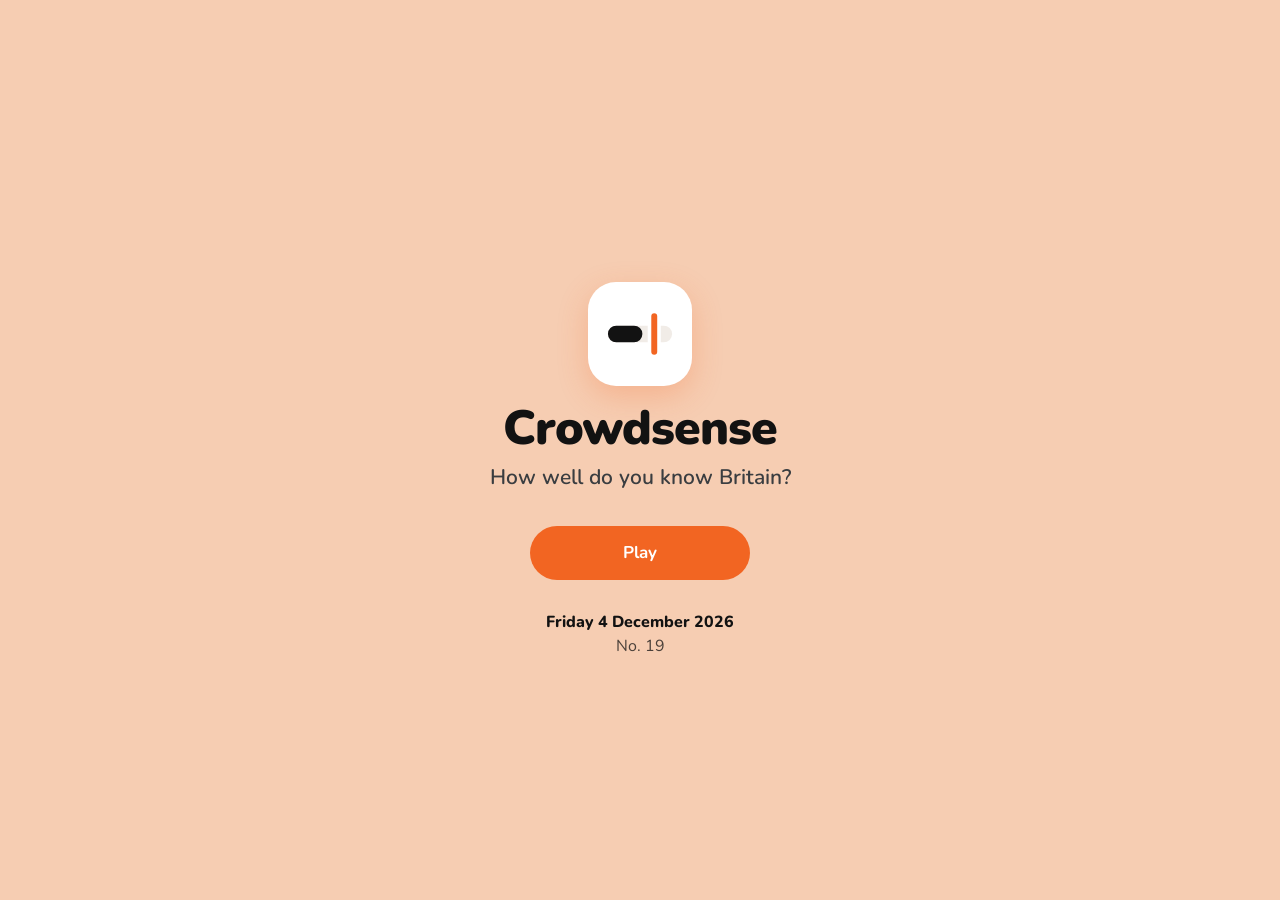
<file: index.html>
<!DOCTYPE html>
<html lang="en">
<head>
  <meta charset="UTF-8" />
  <meta name="viewport" content="width=device-width, initial-scale=1" />
  <title>Crowdsense — how well do you know the British public?</title>
  <!-- No og:image / description tags: shared links deliberately show no
       preview card (no thumbnail, no description) — just the plain link. -->
  <meta property="og:title" content="Crowdsense" />
  <meta property="og:type" content="website" />
  <meta property="og:url" content="https://crowdsense.uk/" />

  <link rel="icon" href="data:image/svg+xml,%3Csvg xmlns='http://www.w3.org/2000/svg' viewBox='0 0 64 64'%3E%3Crect width='64' height='64' fill='white'/%3E%3Crect x='10' y='29' width='44' height='6' rx='3' fill='%23121212'/%3E%3Crect x='40' y='21.5' width='5' height='21' rx='2.5' fill='%23F26522'/%3E%3C/svg%3E" />
  <meta name="theme-color" content="#f26522" />
  <link rel="manifest" href="manifest.webmanifest" />
  <link rel="apple-touch-icon" href="apple-touch-icon.png" />

  <link rel="preconnect" href="https://fonts.googleapis.com" />
  <link rel="preconnect" href="https://fonts.gstatic.com" crossorigin />
  <link href="https://fonts.googleapis.com/css2?family=Libre+Franklin:wght@300;400;500;700&display=swap" rel="stylesheet" />

  <style>
    :root{
      /* NYT Games language: white paper, near-black ink, hairline greys.
         PF orange stays as the single accent, on interactive elements only. */
      --bg:#ffffff;
      --card:#ffffff;
      --ink:#121212;
      --muted:#787c7e;
      --line:#d3d6da;
      --hairline:#e3e5e8;
      --accent:#f26522;
      --accent-deep:#d5541a;
      --accent-soft:#fdeee4;
      /* heat scale — muted, editorial tones; one saturation family */
      --cold:#c26d5c;   /* terracotta — Out of touch */
      --cool:#d98e54;   /* soft apricot — Warm-ish */
      --warm:#c4ad62;   /* sand — In the mix */
      --hot:#7a9e7e;    /* sage — On the scent */
      --win:#2eb04c;    /* bright green — On the pulse */
      --win-grad:var(--win);
      --win-soft:#e9f6ec;
      --radius:4px;
      --display:"Libre Franklin", "Helvetica Neue", Helvetica, Arial, sans-serif;
      --sans:"Libre Franklin", ui-sans-serif, system-ui, -apple-system, "Segoe UI", Roboto, Helvetica, Arial, sans-serif;
    }
    *{ box-sizing:border-box }
    html,body{ height:100% }
    body{
      margin:0;
      font-family:var(--sans);
      background:var(--bg);
      color:var(--ink);
      display:flex; flex-direction:column; align-items:center;
      min-height:100vh;
      padding:0 0 40px;
    }
    .hidden{ display:none !important }
    button{ font-family:inherit }

    /* ---------- Header ---------- */
    .sitebar{
      width:min(560px,94vw);
      display:flex; align-items:center; justify-content:space-between;
      padding:16px 4px 10px;
      position:relative;
    }
    /* ---------- One-off tour ---------- */
    .tour{ position:fixed; inset:0; z-index:60; cursor:pointer }
    /* the spotlight: a ring over the target, dimming everything else via a
       very large box-shadow spread */
    .tour-spot{
      position:fixed; border-radius:10px;
      border:3px solid var(--accent);
      box-shadow:0 0 0 9999px rgba(18,18,18,.5);
      transition:top .25s ease, left .25s ease, width .25s ease, height .25s ease;
      pointer-events:none;
    }
    /* a ring pulsing out of the spotlight, so the eye finds it */
    .tour-spot::after{
      content:""; position:absolute; inset:-3px; border-radius:inherit;
      border:3px solid var(--accent);
      animation:tourPulse 1.6s ease-out infinite;
    }
    @keyframes tourPulse{ from{ opacity:.9; transform:scale(1) } to{ opacity:0; transform:scale(1.6) } }
    @media (prefers-reduced-motion: reduce){ .tour-spot::after{ animation:none } }
    .tour-card{
      position:fixed; width:min(300px,84vw);
      background:#fff; border-radius:8px; padding:16px 18px 14px;
      box-shadow:0 10px 36px rgba(0,0,0,.3);
      pointer-events:none;
    }
    /* the arrow from the card to the button it describes */
    .tour-card::before{
      content:""; position:absolute; top:-9px; left:var(--arrow-x, 24px);
      margin-left:-9px; border:9px solid transparent; border-top:0; border-bottom-color:#fff;
    }
    .tour-card.above::before{ top:auto; bottom:-9px; border-bottom:0; border-top:9px solid #fff }
    .tour-text{ margin:0 0 12px; font-size:15px; line-height:1.5; color:var(--ink) }
    .tour-text b{ font-weight:700 }
    .tour-foot{ display:flex; align-items:center; justify-content:flex-end }
    .tour-next{
      border:none; border-radius:4px; padding:7px 14px;
      font-size:13px; font-weight:500; cursor:pointer;
      background:var(--accent); color:#fff;
      pointer-events:auto;
    }
    .tour-next:hover{ background:var(--accent-deep) }
    .brand{
      font-family:var(--display);
      font-weight:500; font-size:17px; letter-spacing:.14em;
      text-transform:uppercase;
      color:var(--ink);
      line-height:1.1;
    }
    .brand .dot{ color:var(--accent) }
    /* mirrors the OG card's sub line: letter-spaced uppercase muted grey */
    .tagline{
      font-size:9.5px; font-weight:500;
      letter-spacing:.14em; text-transform:uppercase;
      color:var(--muted);
      margin-top:3px;
    }
    .iconbtns{ display:flex; gap:6px }
    .iconbtn{
      width:38px; height:38px; border-radius:8px;
      border:1px solid var(--line); background:#fff;
      cursor:pointer; color:var(--accent);
      display:grid; place-items:center;
      transition:color .15s ease, background .15s ease, border-color .15s ease, transform .05s ease;
    }
    .iconbtn svg{ display:block }
    .iconbtn:hover{ color:var(--accent-deep); border-color:var(--accent); background:var(--accent-soft) }
    .iconbtn:active{ transform:translateY(1px) }
    .iconbtn:focus-visible{ outline:3px solid rgba(242,101,34,.35); outline-offset:2px }

    /* ---------- Card ---------- */
    .app{ width:min(560px,94vw) }
    .card{
      background:var(--card);
      padding:14px 2px 8px;
    }
    .datebar{
      display:flex; align-items:center; justify-content:center; gap:8px;
      color:var(--muted); font-size:12px; letter-spacing:.06em; margin-bottom:16px;
      font-variant-numeric:tabular-nums;
    }
    .streak{ font-weight:500; color:var(--muted) }

    .question{
      font-family:var(--display);
      font-weight:400; letter-spacing:.005em;
      font-size:clamp(18px, 4.3vw, 22px);
      line-height:1.5;
      color:var(--ink);
      text-align:center;
      max-width:36ch;
      margin:0 auto 26px;
      text-wrap:balance;
    }

    /* ---------- Input row ---------- */
    .guessrow{ display:flex; gap:10px; align-items:stretch; }
    .pctwrap{
      position:relative; flex:0 0 108px;
    }
    .pctwrap input{
      width:100%; height:100%;
      font-size:22px; font-weight:800; font-variant-numeric:tabular-nums;
      text-align:center;
      padding:10px 26px 10px 10px;
      border-radius:4px; border:1px solid var(--line); background:#fff; color:var(--ink);
      outline:none;
      transition:border-color .15s ease, box-shadow .15s ease;
    }
    .pctwrap input:focus{ border-color:var(--accent); box-shadow:0 0 0 4px rgba(242,101,34,.14) }
    .pctwrap .pct{
      position:absolute; right:10px; top:50%; transform:translateY(-50%);
      color:var(--muted); font-weight:700; font-size:15px; pointer-events:none;
    }
    /* hide number spinners */
    .pctwrap input::-webkit-outer-spin-button,
    .pctwrap input::-webkit-inner-spin-button{ -webkit-appearance:none; margin:0 }
    .pctwrap input[type=number]{ -moz-appearance:textfield; appearance:textfield }

    .sliderwrap{ flex:1; display:flex; align-items:center; padding:0 2px }
    input[type=range]{
      width:100%; -webkit-appearance:none; appearance:none;
      height:4px; border-radius:999px;
      background:var(--hairline);
      outline:none;
    }
    input[type=range]::-webkit-slider-thumb{
      -webkit-appearance:none; appearance:none;
      width:24px; height:24px; border-radius:50%;
      background:#fff; border:3px solid var(--accent);
      box-shadow:0 2px 6px rgba(0,0,0,.15); cursor:pointer;
    }
    input[type=range]::-moz-range-thumb{
      width:20px; height:20px; border-radius:50%;
      background:#fff; border:3px solid var(--accent);
      box-shadow:0 2px 6px rgba(0,0,0,.15); cursor:pointer;
    }
    input[type=range]:focus-visible{ outline:3px solid rgba(242,101,34,.35); outline-offset:4px }

    .submitbtn{
      flex:0 0 auto;
      border:none; border-radius:4px; padding:12px 14px;
      font-size:15px; font-weight:500; letter-spacing:.02em; cursor:pointer;
      background:transparent; color:var(--accent-deep);
      transition:color .15s ease, transform .05s ease;
    }
    .submitbtn:hover{ color:var(--ink) }
    .submitbtn:active{ transform:translateY(1px) }
    .submitbtn:disabled{ color:var(--line); cursor:default }
    .submitbtn:focus-visible{ outline:3px solid rgba(242,101,34,.35); outline-offset:2px }

    .guessesleft{
      display:flex; gap:6px; justify-content:center; margin:12px 0 4px;
    }
    .gdot{
      width:9px; height:9px; border-radius:2px;
      background:var(--line);
      transition:background .2s ease, transform .2s ease;
    }
    .gdot.used{ background:var(--accent); }
    .gdot.lost{ background:#d4d4d4 }

    /* ---------- The squeeze track ---------- */
    .trackblock{ margin:18px 0 6px }
    .track{
      position:relative; height:26px; border-radius:4px;
      background:var(--line);
      overflow:hidden;
    }
    .track-window{
      position:absolute; top:0; bottom:0;
      background:#eef0f2;
      transition:left .5s cubic-bezier(.2,.8,.2,1), width .5s cubic-bezier(.2,.8,.2,1);
    }
    .tick{
      position:absolute; top:0; bottom:0; width:2px;
      background:var(--muted); opacity:.75;
      transform:translateX(-1px);
    }
    .tick::after{
      content:attr(data-v);
      position:absolute; top:2px; left:4px;
      font-size:10px; font-weight:700; color:var(--muted);
      font-variant-numeric:tabular-nums;
    }
    .answer-marker{
      position:absolute; top:0; bottom:0; width:2px;
      background:var(--ink);
      transform:translateX(-1px);
      left:0%;
      transition:left 1.2s cubic-bezier(.2,.85,.25,1);
    }
    .answer-marker::after{
      content:attr(data-v);
      position:absolute; bottom:4px; left:5px;
      font-size:11px; font-weight:500; color:var(--ink);
      font-variant-numeric:tabular-nums;
    }
    .scale{
      display:flex; justify-content:space-between;
      color:var(--muted); font-size:11px; letter-spacing:.04em; margin-top:5px; padding:0 2px;
      font-variant-numeric:tabular-nums;
    }

    /* ---------- Guess ledger ---------- */
    .ledger{ display:flex; flex-direction:column; margin:16px auto 4px; max-width:220px }
    .lrow{
      display:flex; align-items:center; gap:14px;
      padding:6px 2px;
      animation:popin .22s cubic-bezier(.2,.9,.35,1.2);
      font-variant-numeric:tabular-nums;
    }
    @keyframes rowin{ from{ opacity:0; transform:translateY(-4px) } to{ opacity:1; transform:none } }
    @keyframes popin{
      from{ opacity:0; transform:scale(.92) }
      60%{ opacity:1; transform:scale(1.02) }
      to{ opacity:1; transform:scale(1) }
    }
    .lnum{ color:var(--muted); font-size:12px; width:14px; text-align:center }
    .lval{ font-weight:500; font-size:17px; width:44px; text-align:center }
    .ldir{ font-size:15px; color:var(--muted); flex:1; text-align:center }
    .hdot{
      width:8px; height:8px; border-radius:50%; display:inline-block;
      margin-left:auto;
    }
    .hdot.cold{ background:var(--cold) }
    .hdot.cool{ background:var(--cool) }
    .hdot.warm{ background:var(--warm) }
    .hdot.hot{ background:var(--hot) }
    .hdot.target{ background:var(--win-grad) }
    /* chips remain for the how-to modal legend only */
    .chip{
      font-size:12px; font-weight:500; letter-spacing:.3px;
      padding:3px 9px; border-radius:4px; color:#fff;
    }
    .chip.cold{ background:var(--cold) }
    .chip.cool{ background:var(--cool) }
    .chip.warm{ background:var(--warm) }
    .chip.hot{ background:var(--hot) }
    .chip.target{ background:var(--win-grad) }

    /* ---------- Reveal panel ---------- */
    .reveal{
      margin-top:14px; border-top:1px solid var(--hairline); padding-top:16px;
      text-align:center;
      animation:rowin .4s ease;
    }
    /* Pointless-style reveal: while the bar fills, hold everything else back */
    .reveal > *{ transition:opacity .45s ease }
    /* during the count-up only the bar is live — except the tally and the
       running score, which stay put so they don't blink out between parts */
    .reveal.staging > :not(.revealbar-wrap):not(.rounds):not(.runavg){ opacity:0; pointer-events:none }

    .revealbar-wrap{ margin:6px 0 18px; position:relative; padding-top:20px }
    /* when the answer stands above the bar on its stem, the wrap opens up
       to make room for it; ordinary days keep the tighter spacing */
    .revealbar-wrap.tagged{ margin:2px 0 18px; padding-top:52px }
    .revealbar{
      position:relative; height:14px; border-radius:4px;
      background:var(--hairline);
      overflow:hidden;
    }
    .revealfill{
      position:absolute; left:0; top:0; bottom:0; width:0;
      background:var(--ink);
    }
    /* your guess: hidden until the fill reaches it (or the fill stops short) */
    .youmark{
      position:absolute; top:0; bottom:0; width:2px;
      background:var(--accent);
      transform:translateX(-1px);
      opacity:0; transition:opacity .25s ease;
    }
    .youlabel{
      position:absolute; top:0;
      transform:translateX(-50%);
      font-size:12px; font-weight:500; color:var(--accent-deep);
      font-variant-numeric:tabular-nums;
      opacity:0; transition:opacity .25s ease;
      pointer-events:none;
    }
    .youmark.on, .youlabel.on{ opacity:1 }
    /* the answer stands above the bar on a short stem, using the
       empty space there. Orange marks it as the answer; your own guess keeps
       the colour of how close it was. */
    .revealtag{
      position:absolute; top:22px; transform:translateX(-50%);
      /* column-reverse so the stem is the lower element, running down to the
         bar, with the figure sitting on top of it */
      display:flex; flex-direction:column-reverse; align-items:center; gap:2px;
      white-space:nowrap; pointer-events:none;
    }
    .rt-line{ display:block; width:1px; height:8px; background:var(--accent) }
    .rt-num{
      font-family:var(--display);
      font-size:17px; font-weight:700; letter-spacing:.01em; line-height:1.2;
      color:var(--accent); font-variant-numeric:tabular-nums;
    }
    /* the guess mark takes the colour of how close it was, on the big bar and
       on each group's kept bar alike */
    .youmark.t-target{ background:var(--win) }
    .youmark.t-hot{    background:var(--hot) }
    .youmark.t-warm{   background:var(--warm) }
    .youmark.t-cool{   background:var(--cool) }
    .youmark.t-cold{   background:var(--cold) }
    .youlabel.t-target{ color:var(--win) }
    .youlabel.t-hot{    color:var(--hot) }
    .youlabel.t-warm{   color:#9a8434 }
    .youlabel.t-cool{   color:var(--cool) }
    .youlabel.t-cold{   color:var(--cold) }
    /*  multi-part day — the running tally.
       One cell per part, laid out in a row: the category name, with a
       coloured box beneath it carrying the score for that part. */
    .rounds{ display:flex; gap:8px; margin:20px 0 18px }
    .rcell{
      flex:1 1 0; min-width:0;
      display:flex; flex-direction:column; align-items:center; gap:6px;
    }
    /* Category and its figure, stacked: at four cells across a phone there is
       no room to set them on one line without truncating. Every cell reserves
       both lines so the boxes below stay level. */
    .rlabel{
      display:flex; flex-direction:column; align-items:center; justify-content:flex-end;
      gap:1px; min-height:2.9em; max-width:100%; text-align:center;
    }
    .rcat{
      font-size:11.5px; color:var(--muted); letter-spacing:.02em; line-height:1.2;
      white-space:nowrap; overflow:hidden; text-overflow:ellipsis; max-width:100%;
    }
    .rlabel b{
      font-size:14px; color:var(--ink); font-weight:700; line-height:1.2;
      font-variant-numeric:tabular-nums;
    }
    .rchip{
      width:100%; text-align:center; border-radius:4px;
      padding:8px 2px; font-size:13px; font-weight:600; color:#fff;
      font-variant-numeric:tabular-nums;
      min-height:34px; display:flex; align-items:center; justify-content:center;
    }
    .rchip.target{ background:var(--win) }
    .rchip.hot{ background:var(--hot) }
    .rchip.warm{ background:var(--warm) }
    .rchip.cool{ background:var(--cool) }
    .rchip.cold{ background:var(--cold) }
    /* parts not yet asked: keeps the row from jumping as it fills, and
       gives nothing away about what is coming */
    .rchip.pending{ background:var(--hairline) }
    /* a miniature of the reveal bar under each box: fill to the figure, a
       mark where you guessed. Empty cells keep theirs blank so the row is level. */
    .rbar{
      position:relative; width:100%; height:5px; margin-top:6px;
      border-radius:3px; background:var(--hairline); overflow:hidden;
    }
    .rfill{ position:absolute; left:0; top:0; bottom:0; background:var(--ink) }
    .rmark{ position:absolute; top:0; bottom:0; width:2px; transform:translateX(-1px) }
    .rmark.t-target{ background:var(--win) }
    .rmark.t-hot{    background:var(--hot) }
    .rmark.t-warm{   background:var(--warm) }
    .rmark.t-cool{   background:var(--cool) }
    .rmark.t-cold{   background:var(--cold) }
    /* the running Crowdsense score across the parts answered so far */
    .runavg{
      margin:18px 0 0; text-align:center;
      font-size:11.5px; letter-spacing:.1em; text-transform:uppercase; color:var(--muted);
    }
    .runavg b{
      font-size:16px; font-weight:700; letter-spacing:0; margin-left:7px;
      font-variant-numeric:tabular-nums; color:var(--ink);
    }
    .runavg b.target{ color:var(--win) }
    .runavg b.hot{ color:var(--hot) }
    .runavg b.warm{ color:#9a8434 }
    .runavg b.cool{ color:var(--cool) }
    .runavg b.cold{ color:var(--cold) }
    /* once every part is in, the running line becomes the day's result */
    .runavg.dayscore{
      font-size:18px; letter-spacing:0; text-transform:none;
      color:var(--ink); font-family:var(--display); font-weight:500;
      margin-top:6px;
    }
    /* the day's score is the headline of the result, so the figure itself is
       set much larger than the words either side of it */
    .runavg.dayscore b{
      font-size:34px; line-height:1; margin-left:6px; margin-right:4px;
      font-family:var(--display);
    }
    .runavg.dayscore .ra-cat{ white-space:nowrap }

    /* A guess dead on the figure showers the screen with bullseyes, over a
       ring burst breaking out from the number. Built in JS, removed when it
       finishes — nothing of it sits in the page the rest of the time. */
    .bullseye{ position:fixed; inset:0; z-index:70; pointer-events:none; overflow:hidden }
    .bullseye .bmark{ position:absolute; transform:translate(-50%,-50%) }
    .bullseye .bmark i{
      position:absolute; top:50%; left:50%; width:30px; height:30px;
      margin:-15px 0 0 -15px; border-radius:50%;
      border:1.5px solid var(--win); opacity:0;
      animation:bullRing .85s cubic-bezier(.2,.7,.3,1) forwards;
    }
    .bullseye .bmark i:nth-child(2){ animation-delay:.1s }
    .bullseye .bmark i:nth-child(3){ animation-delay:.2s }
    .bullseye b{
      position:absolute; top:-10%; line-height:1; opacity:0;
      animation-name:bullFall; animation-timing-function:cubic-bezier(.25,.5,.5,1);
      animation-fill-mode:forwards;
    }
    @keyframes bullRing{
      0%   { transform:scale(.5); opacity:0 }
      18%  { opacity:.55 }
      100% { transform:scale(6); opacity:0 }
    }
    @keyframes bullFall{
      0%   { transform:translateY(0) rotate(0deg) scale(.7); opacity:0 }
      12%  { opacity:1; transform:translateY(6vh) rotate(calc(var(--spin) * .1)) scale(1) }
      85%  { opacity:1 }
      100% { transform:translateY(118vh) rotate(var(--spin)); opacity:0 }
    }
    /* someone who has asked for less motion gets a few marks, held still */
    @media (prefers-reduced-motion: reduce){
      .bullseye .bmark{ display:none }
      .bullseye b:nth-of-type(n+6){ display:none }
      .bullseye b{
        top:auto; animation:bullHold 1.1s ease forwards; animation-delay:0s !important;
      }
      @keyframes bullHold{ 0%,70%{ opacity:1 } 100%{ opacity:0 } }
    }
    /* on a multi-part day the source sits at the foot of the page instead */
    .source-bottom{ margin:0 0 14px; text-align:center }
    .verdict{
      font-family:var(--display); font-weight:500;
      font-size:16px; letter-spacing:.01em;
      margin:0;
      color:var(--ink);
    }
    .verdict.win{ color:var(--ink) }
    .verdict.loss{ color:var(--ink) }
    .bignum{
      font-family:var(--display); font-weight:300;
      font-size:clamp(72px, 24vw, 110px);
      line-height:1; margin:8px 0 14px;
      color:var(--ink);
      font-variant-numeric:tabular-nums;
    }
    .source-note{ color:var(--muted); font-size:11px; letter-spacing:.04em; margin:0 0 18px }
    .sharebtn{
      border:none; border-radius:4px; padding:13px 32px;
      font-size:15px; font-weight:500; letter-spacing:.02em; cursor:pointer;
      background:var(--accent); color:#fff;
      transition:background .15s ease, transform .05s ease;
    }
    .sharebtn:hover{ background:var(--accent-deep) }
    .sharebtn:active{ transform:translateY(1px) }

    /* ---------- Practice mode ---------- */
    .practicebar{
      display:flex; align-items:center; justify-content:space-between; gap:10px;
      border-bottom:1px solid var(--hairline);
      padding:0 2px 10px; margin-bottom:14px;
      font-size:11.5px; letter-spacing:.1em; text-transform:uppercase;
      color:var(--muted);
    }
    .practicebar button{
      border:none; background:transparent; color:var(--accent-deep); font-weight:500;
      font-size:12px; padding:2px 2px; cursor:pointer;
      white-space:nowrap; letter-spacing:.04em;
    }
    .practicebar button:hover{ color:var(--ink) }
    .practicebar button:disabled{ color:var(--line); cursor:default }
    .practicebar #practiceLabel{ flex:1 }
    .practicenav{ display:flex; align-items:center; gap:16px }

    /* ---------- Crowd histogram ---------- */
    .crowd{
      margin:2px auto 18px; max-width:340px;
      text-align:center;
    }
    .crowdhead{
      font-size:11.5px; letter-spacing:.14em; text-transform:uppercase;
      color:var(--muted); margin:10px 0 0;
    }
    .crowdhead b{ font-weight:500; color:var(--ink) }
    .histo{
      display:flex; align-items:flex-end; gap:2px; height:56px;
    }
    .hbar{
      flex:1; background:#eef0f2; border-radius:2px 2px 0 0; min-height:2px;
      transition:height .4s ease;
    }
    .hbar.you{ background:var(--accent) }
    .hbar.truth{ background:var(--ink) }
    .hbar.you.truth{ background:linear-gradient(180deg, var(--accent) 0 50%, var(--ink) 50% 100%) }

    /* ---------- Archive calendar ---------- */
    .calhead{
      display:flex; align-items:center; justify-content:space-between;
      margin-bottom:10px;
    }
    .callabel{ font-size:13.5px; font-weight:500; letter-spacing:.04em }
    .calnav{
      width:34px; height:34px; flex:0 0 34px;
      display:grid; place-items:center;
      border:1px solid var(--line); border-radius:8px; background:#fff;
      cursor:pointer; color:var(--accent);
      line-height:0; padding:0;
      font-family:inherit;
      transition:color .15s ease, background .15s ease, border-color .15s ease;
    }
    .calnav svg{ display:block }
    .calnav:hover:not(:disabled){ color:var(--accent-deep); border-color:var(--accent); background:var(--accent-soft) }
    .calnav:active:not(:disabled){ transform:translateY(1px) }
    .calnav:focus-visible{ outline:3px solid rgba(242,101,34,.35); outline-offset:2px }
    .calnav:disabled{ color:var(--line); border-color:var(--hairline); cursor:default }
    .calgrid{
      display:grid; grid-template-columns:repeat(7,1fr); gap:4px;
      text-align:center;
    }
    .calwd{
      font-size:10.5px; color:var(--muted); letter-spacing:.08em;
      padding:4px 0 6px;
    }
    .cal-day{
      position:relative; aspect-ratio:1;
      border:none; border-radius:4px; background:transparent;
      font-family:inherit; font-size:13.5px; font-variant-numeric:tabular-nums;
      color:var(--ink);
      display:flex; align-items:center; justify-content:center;
    }
    .cal-day.avail{
      background:#fafafa; cursor:pointer;
      color:var(--accent-deep); font-weight:500;
      transition:background .15s ease;
    }
    .cal-day.avail:hover{ background:var(--accent-soft) }
    .cal-day.off{ color:var(--line) }
    .cal-day.today{
      color:var(--accent-deep); font-weight:500; cursor:pointer;
      outline:1px solid var(--hairline);
      transition:background .15s ease;
    }
    .cal-day.today:hover{ background:var(--accent-soft) }
    /* the past day being played when the archive opens */
    .cal-day.current{ background:var(--accent); color:#fff }
    .cal-day.current:hover{ background:var(--accent-deep) }
    .cal-day.current.done::after{ background:#fff }
    .cal-day.done::after{
      content:""; position:absolute; bottom:5px; left:50%;
      transform:translateX(-50%);
      width:4px; height:4px; border-radius:50%;
      background:var(--ink);
    }
    .archive-empty{ color:var(--muted); font-size:13.5px; text-align:center; padding:10px 0 }

    /* ---------- Toast ---------- */
    .toast{
      position:fixed; left:50%; top:18px; transform:translate(-50%,-8px);
      background:var(--ink); color:#fff; font-size:14px; font-weight:600;
      padding:10px 16px; border-radius:4px;
      opacity:0; pointer-events:none; z-index:80;
      transition:opacity .18s ease, transform .18s ease;
      max-width:90vw; text-align:center;
    }
    .toast.show{ opacity:1; transform:translate(-50%,0) }

    @keyframes shake{
      0%,100%{ transform:translateX(0) } 20%{ transform:translateX(-5px) }
      40%{ transform:translateX(5px) } 60%{ transform:translateX(-3px) } 80%{ transform:translateX(3px) }
    }
    .shake{ animation:shake .4s ease }

    /* ---------- Email ---------- */
    .subscribe{
      margin-top:22px; padding-top:16px;
      border-top:1px solid var(--hairline);
      text-align:center;
    }
    .subhead{ font-size:13px; color:var(--muted); margin:0 0 6px }
    .below{
      width:min(560px,94vw); margin-top:35px; padding-top:18px;
      border-top:1px solid var(--hairline);
      text-align:center;
    }
    .email-form{ display:flex; gap:8px; justify-content:center; flex-wrap:wrap; align-items:center }
    .email-ico{ display:flex; align-items:center; color:var(--accent) }
    .email-form input[type=email]{
      min-width:220px; border:none; border-bottom:1px solid var(--line); border-radius:0;
      padding:9px 2px; font-size:14px; outline:none; background:transparent; color:var(--ink);
      transition:border-color .15s ease;
    }
    .email-form input[type=email]:focus{ border-color:var(--ink) }
    .email-btn{
      border:none; border-radius:4px; padding:9px 6px;
      font-size:13px; font-weight:500; letter-spacing:.04em; cursor:pointer;
      background:transparent; color:var(--accent);
      transition:color .15s ease;
    }
    .email-btn:hover{ color:var(--accent-deep) }
    .email-msg{ font-size:12px; color:var(--muted); width:100%; margin-top:4px }
    .privacy{ margin:14px 0 0 }
    .linkbtn{
      border:none; background:transparent; cursor:pointer;
      color:var(--muted); font-size:11px; letter-spacing:.14em; text-transform:uppercase;
      padding:4px; font-family:inherit;
    }
    .linkbtn:hover{ color:var(--ink) }

    /* ---------- Modals ---------- */
    .modal-root{ position:fixed; inset:0; z-index:60 }
    .modal-backdrop{ position:absolute; inset:0; background:rgba(28,25,23,.45) }
    .modal-card{
      position:absolute; left:50%; top:50%; transform:translate(-50%,-50%);
      width:min(440px,92vw); max-height:86vh; overflow:auto;
      background:#fff; border:1px solid var(--line); border-radius:4px;
      box-shadow:0 25px 60px rgba(0,0,0,.25); padding:22px;
    }
    .modal-title{ font-family:var(--display); font-weight:700; font-size:20px; margin:0 0 10px }
    .modal-body{ color:#3f3a34; font-size:14.5px; line-height:1.55 }
    .modal-body p{ margin:0 0 10px }
    .modal-close{
      position:absolute; top:12px; right:12px;
      width:32px; height:32px; border-radius:4px;
      border:1px solid var(--line); background:#fff; cursor:pointer; color:#4b4f52; font-size:15px;
    }
    .modal-close:hover{ color:var(--ink); border-color:var(--muted) }
    .legend{ display:flex; flex-direction:column; gap:6px; margin-top:8px }
    .legend .lg{ display:flex; align-items:center; gap:12px; font-size:13.5px }
    .legend .chip{ flex:0 0 132px; text-align:center }

    /* Stats */
    .statgrid{ display:grid; grid-template-columns:repeat(4,1fr); gap:6px; margin:6px 0 16px; text-align:center }
    .stat .v{ font-family:var(--display); font-weight:700; font-size:26px; font-variant-numeric:tabular-nums }
    .stat .v.target{ color:var(--win) }
    .stat .v.hot{ color:var(--hot) }
    .stat .v.warm{ color:var(--warm) }
    .stat .v.cool{ color:var(--cool) }
    .stat .v.cold{ color:var(--cold) }
    .stat .l{ color:var(--muted); font-size:10.5px; text-transform:uppercase; letter-spacing:.6px }
    .disthead{ font-size:12px; font-weight:800; color:var(--muted); text-transform:uppercase; letter-spacing:.6px; margin-bottom:8px }
    .distrow{ display:flex; align-items:center; gap:8px; margin-bottom:5px; font-size:12.5px; font-variant-numeric:tabular-nums }
    .distrow .g{ flex:0 0 112px; color:var(--muted); font-weight:700 }
    /* bars scale within a shared track so widths stay proportional */
    .distwrap{ flex:1; min-width:0 }
    .distbar{
      background:var(--muted); color:#fff; font-weight:700;
      border-radius:2px; padding:2px 7px; min-width:20px; text-align:right;
      transition:width .4s ease;
    }
    .distbar.target{ background:var(--win-grad) }
    .distbar.hot{ background:var(--hot) }
    .distbar.warm{ background:var(--warm) }
    .distbar.cool{ background:var(--cool) }
    .distbar.cold{ background:var(--cold) }
    .distbar.zero{ background:var(--hairline); color:var(--muted) }
    .firsterr{ margin-top:12px; font-size:13.5px; color:var(--ink); border-top:1px solid var(--hairline); padding-top:12px }
    .firsterr b{ font-weight:700 }

    @media (prefers-reduced-motion: reduce){
      *{ animation:none !important; transition:none !important }
    }

    @media (max-width:420px){
      .guessrow{ flex-wrap:wrap }
      .pctwrap{ flex:1 1 40% }
      .submitbtn{ flex:1 1 100%; order:3 }
      .sliderwrap{ flex:1 1 100%; order:2; padding:6px 4px 0 }
    }
  </style>
  <!--LOOK-->
  <script>
    // From Fri 9 Oct 2026 (London time) the game wears the "Cards" design
    // (look C from the sandbox): data-look="c" on <html>, its font and
    // look.css here so nothing paints in the old design first, and look.js
    // after the game scripts. Before 9 Oct, none of it. A page left open
    // over midnight reloads itself, so it switches over then too.
    // tools/build-sandbox.js swaps this block for one that honours ?day=.
    (function(){
      var LOOK_FROM = "2026-10-09", today = "";
      try{
        var o = {};
        new Intl.DateTimeFormat("en-GB", { timeZone: "Europe/London", year: "numeric", month: "2-digit", day: "2-digit" })
          .formatToParts(new Date()).forEach(function(x){ o[x.type] = x.value; });
        today = o.year + "-" + o.month + "-" + o.day;
      }catch(_){ today = new Date().toISOString().slice(0, 10); }
      if (today >= LOOK_FROM){
        document.documentElement.setAttribute("data-look", "c");
        document.write('<link href="https://fonts.googleapis.com/css2?family=Nunito:wght@500;600;700;800;900&display=swap" rel="stylesheet" />' +
          '<link rel="stylesheet" href="look.css?v=154" />');
      }
    })();
  </script>
  <!--/LOOK-->
</head>
<body>

  <header class="sitebar">
    <div>
      <div class="brand">Crowdsense<span class="dot">.</span></div>
      <div class="tagline">The daily poll guessing game</div>
    </div>
    <div class="iconbtns">
      <button id="statsBtn" class="iconbtn" title="Your stats" aria-label="Your stats">
        <svg viewBox="0 0 24 24" width="19" height="19" fill="none" stroke="currentColor" stroke-width="2" stroke-linecap="round" stroke-linejoin="round" aria-hidden="true">
          <path d="M4 6h13M4 12h9M4 18h15"/>
        </svg>
      </button>
      <button id="archiveBtn" class="iconbtn" title="Previous questions" aria-label="Previous questions">
        <svg viewBox="0 0 24 24" width="19" height="19" fill="none" stroke="currentColor" stroke-width="2" stroke-linecap="round" stroke-linejoin="round" aria-hidden="true">
          <rect x="3" y="4" width="18" height="17" rx="2"/><path d="M3 9h18M8 2v4M16 2v4"/>
        </svg>
      </button>
      <button id="helpBtn" class="iconbtn" title="How to play" aria-label="How to play">
        <svg viewBox="0 0 24 24" width="19" height="19" fill="none" stroke="currentColor" stroke-width="2" stroke-linecap="round" stroke-linejoin="round" aria-hidden="true">
          <circle cx="12" cy="12" r="9"/><path d="M9.2 9.3a2.8 2.8 0 1 1 3.7 2.7c-.7.3-1 .8-1 1.6v.4"/><circle cx="12" cy="17" r="0.4" fill="currentColor" stroke="none"/>
        </svg>
      </button>
    </div>
  </header>

  <!-- One-off click-through tour, shown after a player's first finished game -->
  <div id="tour" class="tour hidden" role="dialog" aria-modal="true" aria-labelledby="tourText">
    <div class="tour-spot" id="tourSpot"></div>
    <div class="tour-card" id="tourCard">
      <p class="tour-text" id="tourText"></p>
      <div class="tour-foot">
        <button type="button" class="tour-next" id="tourNext">Next</button>
      </div>
    </div>
  </div>

  <main class="app">
    <div class="card" id="card">
      <div class="practicebar hidden" id="practiceBar">
        <button id="prevDay" type="button">‹ Previous day</button>
        <span id="practiceLabel"></span>
        <span class="practicenav">
          <button id="nextDay" type="button">Next day ›</button>
          <button id="backToday" type="button">Today →</button>
        </span>
      </div>
      <div class="datebar">
        <span id="puzzleNo"></span>
        <span>·</span>
        <span id="dailyDate"></span>
        <span id="streakBadge" class="streak hidden"></span>
      </div>

      <h1 class="question" id="questionText">Loading today's question…</h1>

      <div class="guessrow" id="guessRow">
        <div class="pctwrap">
          <input id="guessInput" type="number" inputmode="numeric" min="0" max="100" step="1" value="50" aria-label="Your guess, percent" />
          <span class="pct">%</span>
        </div>
        <div class="sliderwrap">
          <input id="guessSlider" type="range" min="0" max="100" step="1" value="50" aria-label="Your guess slider" />
        </div>
        <button id="guessBtn" class="submitbtn" type="button">Lock in</button>
      </div>

      <div class="guessesleft" id="guessDots" aria-label="Guesses used"></div>

      <div class="trackblock">
        <div class="track" id="track">
          <div class="track-window" id="trackWindow"></div>
          <div class="answer-marker hidden" id="answerMarker"></div>
        </div>
        <div class="scale"><span>0</span><span>50</span><span>100</span></div>
      </div>

      <div class="ledger" id="ledger"></div>

      <div class="reveal hidden" id="reveal">
        <div class="revealbar-wrap" id="revealBarWrap">
          <span class="youlabel" id="youLabel" title="Your guess"></span>
          <div class="revealbar">
            <div class="revealfill" id="revealFill"></div>
            <div class="youmark" id="youMarker" title="Your guess"></div>
          </div>
          <!-- the figure rides the end of the fill on a short stem -->
          <span class="revealtag hidden" id="revealTag" aria-hidden="true">
            <i class="rt-line"></i><b class="rt-num"></b>
          </span>
          <div class="scale"><span>0</span><span>50</span><span>100</span></div>
        </div>
        <p class="verdict" id="verdict"></p>
        <div class="bignum" id="bigAnswer"></div>
        <p class="source-note" id="sourceNote"></p>

        <!-- multi-part days: the running Crowdsense score, then a cell per part -->
        <p class="runavg hidden" id="runAvg" aria-live="polite"></p>
        <div class="rounds hidden" id="roundList"></div>

        <!-- how you did against everyone else — directly above the share button -->
        <div class="crowd hidden" id="crowdBlock">
          <div class="histo" id="histo" aria-label="Distribution of all players' guesses"></div>
          <p class="crowdhead" id="crowdHead"></p>
        </div>

        <button id="shareBtn" class="sharebtn" type="button">Share your result</button>
      </div>
    </div>

    <div class="below">
      <!-- multi-part days put their source down here, clear of the result -->
      <p class="source-note source-bottom hidden" id="sourceBottom"></p>
      <p class="privacy"><button type="button" id="privacyBtn" class="linkbtn">Privacy</button> · <button type="button" id="contactBtn" class="linkbtn">Contact</button></p>
    </div>
  </main>

  <div id="toast" class="toast" role="status" aria-live="polite"></div>

  <!-- How to play -->
  <div id="helpModal" class="modal-root hidden" role="dialog" aria-modal="true" aria-labelledby="helpTitle">
    <div class="modal-backdrop" data-close="helpModal"></div>
    <div class="modal-card">
      <button class="modal-close" data-close="helpModal" aria-label="Close">✕</button>
      <h2 class="modal-title" id="helpTitle">How to play</h2>
      <div class="modal-body">
        <p>Each day we take one real question the British public have been polled on, and you guess what they said.</p>
        <p>Your score is simply how many percentage points you were off. You have <b>one guess</b>. How good is your crowdsense?</p>
        <div class="legend">
          <div class="lg"><span class="chip target">🎯 On the pulse</span> Within 3</div>
          <div class="lg"><span class="chip hot">On the scent</span> Within 10</div>
          <div class="lg"><span class="chip warm">In the mix</span> Within 15</div>
          <div class="lg"><span class="chip cool">Warm-ish</span> Less than 25 away</div>
          <div class="lg"><span class="chip cold">Out of touch</span> 25 or more away</div>
        </div>
        <p style="margin-top:12px">New question daily at midnight, GMT.</p>
        <p style="margin-top:14px">All figures from real polling of the British public; each day's source is shown with the answer.</p>
      </div>
    </div>
  </div>

  <!-- Privacy -->
  <div id="privacyModal" class="modal-root hidden" role="dialog" aria-modal="true" aria-labelledby="privacyTitle">
    <div class="modal-backdrop" data-close="privacyModal"></div>
    <div class="modal-card">
      <button class="modal-close" data-close="privacyModal" aria-label="Close">✕</button>
      <h2 class="modal-title" id="privacyTitle">Privacy</h2>
      <div class="modal-body">
        <p>We keep data collection to the minimum needed to run the game.</p>
        <p><b>Your guess.</b> When you play, the number you guess is sent to our server and pooled anonymously with everyone else's, so we can show how you compare with the crowd. It isn't linked to your name, your email, or any identifier.</p>
        <p><b>Your stats.</b> Your streak, scores and history are stored only in your own browser, never sent to us. Clearing your browser data resets them.</p>
        <p><b>Email.</b> If you subscribe, we store your address solely to send you our email of recent questions, every Thursday and Sunday. There's an unsubscribe link in every email.</p>
        <p><b>Analytics.</b> We use privacy-friendly analytics that count visits without cookies and without tracking you across sites.</p>
      </div>
    </div>
  </div>

  <!-- Contact -->
  <div id="contactModal" class="modal-root hidden" role="dialog" aria-modal="true" aria-labelledby="contactTitle">
    <div class="modal-backdrop" data-close="contactModal"></div>
    <div class="modal-card">
      <button class="modal-close" data-close="contactModal" aria-label="Close">✕</button>
      <h2 class="modal-title" id="contactTitle">Contact</h2>
      <div class="modal-body">
        <p>Get in touch at <a href="mailto:info@crowdsense.uk">info@crowdsense.uk</a></p>
      </div>
    </div>
  </div>

  <!-- Archive -->
  <div id="archiveModal" class="modal-root hidden" role="dialog" aria-modal="true" aria-labelledby="archiveTitle">
    <div class="modal-backdrop" data-close="archiveModal"></div>
    <div class="modal-card">
      <button class="modal-close" data-close="archiveModal" aria-label="Close">✕</button>
      <h2 class="modal-title" id="archiveTitle">Previous questions</h2>
      <div class="modal-body">
        <p style="margin-bottom:12px">Play any past question.</p>
        <div id="archiveList"></div>
      </div>
    </div>
  </div>

  <!-- Stats -->
  <div id="statsModal" class="modal-root hidden" role="dialog" aria-modal="true" aria-labelledby="statsTitle">
    <div class="modal-backdrop" data-close="statsModal"></div>
    <div class="modal-card">
      <button class="modal-close" data-close="statsModal" aria-label="Close">✕</button>
      <h2 class="modal-title" id="statsTitle">Your stats</h2>
      <div class="modal-body">
        <div class="statgrid">
          <div class="stat"><div class="v" id="stPlayed">0</div><div class="l">Played</div></div>
          <div class="stat"><div class="v" id="stWin">–</div><div class="l">Crowdsense</div></div>
          <div class="stat"><div class="v" id="stStreak">0</div><div class="l">Streak</div></div>
          <div class="stat"><div class="v" id="stMax">0</div><div class="l">Best</div></div>
        </div>
        <div class="disthead">Your record</div>
        <div id="distRows"></div>
        <div class="firsterr" id="firstErr"></div>
        <div class="subscribe">
          <p class="subhead">Catch up on the questions by email, every Thursday and Sunday</p>
          <form class="email-form" action="https://formspree.io/f/mgvnzepd" method="POST">
            <span class="email-ico" aria-hidden="true">
              <svg viewBox="0 0 24 24" width="18" height="18" fill="none" stroke="currentColor" stroke-width="2" stroke-linecap="round" stroke-linejoin="round"><rect x="3" y="5" width="18" height="14" rx="2"/><path d="m3 7 9 6 9-6"/></svg>
            </span>
            <input name="email" type="email" placeholder="you@email.com" required autocomplete="email" />
            <button type="submit" class="email-btn">Send it</button>
            <span class="email-msg" role="status" aria-live="polite"></span>
          </form>
        </div>
      </div>
    </div>
  </div>

  <script>
    // Stats live in this origin's localStorage, so www. and the bare domain
    // would be two separate sets of stats. Keep everyone on one origin.
    (function(){
      try{
        var h = location.hostname;
        if (h.indexOf("www.") === 0){
          location.replace(location.protocol + "//" + h.slice(4) + location.pathname + location.search + location.hash);
        }
      }catch(_){}
    })();
    // Ask the browser not to evict our storage when space runs low. Chrome and
    // Firefox honour this; Safari ignores it (see the note in app.js).
    try{
      if (navigator.storage && navigator.storage.persist && navigator.storage.persisted){
        navigator.storage.persisted().then(function(already){
          if (!already) navigator.storage.persist();
        }).catch(function(){});
      }
    }catch(_){}
  </script>

  <!--TWO-GUESS-->
  <script>
    // Wed 7 Oct 2026 (London time) was the one two-guess day: the page adds
    // the two-guess layer (points.js, menu.js, trial.js, poll.js, trial.css).
    // From Thu 8 Oct it is the one-guess game again, keeping the Menu button
    // from that trial (menu.js, nav.js). Before 7 Oct, neither. A page left
    // open over midnight reloads itself, so it switches over then too.
    // tools/build-sandbox.js strips both of these blocks; the sandbox loads
    // its own layer.
    (function(){
      var TWO_GUESS_DAY = "2026-10-07", MENU_FROM = "2026-10-08", today = "";
      try{
        var o = {};
        new Intl.DateTimeFormat("en-GB", { timeZone: "Europe/London", year: "numeric", month: "2-digit", day: "2-digit" })
          .formatToParts(new Date()).forEach(function(x){ o[x.type] = x.value; });
        today = o.year + "-" + o.month + "-" + o.day;
      }catch(_){ today = new Date().toISOString().slice(0, 10); }
      window.CS_TWO_GUESS = today === TWO_GUESS_DAY;
      window.CS_NAV_MENU = today >= MENU_FROM;
      if (window.CS_TWO_GUESS){
        var c = window.CS_CONFIG || {};
        c.MAX_GUESSES = 2;
        c.BULLSEYE = 0;
        window.CS_CONFIG = c;
        document.write('<link rel="stylesheet" href="trial.css?v=151" />');
      }
    })();
  </script>
  <!--/TWO-GUESS-->

  <script>
    // Site configuration — overrides the defaults in app.js, so you never
    // need to edit that file. See worker/README.md for the crowd layer.
    window.CS_CONFIG = Object.assign({
      ANCHOR: "2026-07-20",              // launch day — puzzle No. 1 (a taster question runs before this)
      // TEMPORARY curated archive: these ten past days fill the calendar's
      // 16–25 Nov as #1–#10 in this order (a click opens the pick, on its own
      // date), and days from SHOW_FROM follow as #11 onward (26 Nov is #11).
      // Delete both lines to bring back the full calendar and the numbering
      // from launch. Crowd data, saved games and stats are unaffected.
      SHOW_PICKS: ["2026-08-19", "2026-11-04", "2026-09-07", "2026-08-28", "2026-11-19",
                   "2026-07-28", "2026-11-06", "2026-11-12", "2026-08-23", "2026-08-21"],
      SHOW_FROM: "2026-11-26",
      SITE_URL: "https://crowdsense.uk/",
      CROWD_API_URL: "https://crowdsense-crowd.crowdsense-game.workers.dev"
    }, window.CS_CONFIG || {});
  </script>
  <script src="questions.js?v=197"></script>
  <script src="app.js?v=196"></script>
  <!--TWO-GUESS-SCRIPTS-->
  <script>
    if (window.CS_TWO_GUESS){
      document.write('<script src="points.js?v=151"><\/script><script src="menu.js?v=151"><\/script>' +
        '<script src="trial.js?v=151"><\/script><script src="poll.js?v=151"><\/script>');
    } else if (window.CS_NAV_MENU){
      document.write('<script src="menu.js?v=151"><\/script><script src="nav.js?v=196"><\/script>');
    }
  </script>
  <!--/TWO-GUESS-SCRIPTS-->
  <!--LOOK-SCRIPT-->
  <script src="look.js?v=193"></script>
  <!--/LOOK-SCRIPT-->
  <script>
    if ("serviceWorker" in navigator){
      window.addEventListener("load", function(){
        navigator.serviceWorker.register("sw.js", { updateViaCache: "none" }).then(function(reg){
          // re-check for a new worker whenever the tab comes back into view,
          // so cache fixes and question updates reach devices promptly
          document.addEventListener("visibilitychange", function(){
            if (document.visibilityState === "visible") reg.update().catch(function(){});
          });
        }).catch(function(){});
      });
    }
  </script>

  <!-- Analytics: GoatCounter (privacy-friendly, no cookies) -->
  <script data-goatcounter="https://wnekaj.goatcounter.com/count"
          async src="//gc.zgo.at/count.js"></script>
</body>
</html>
</file>
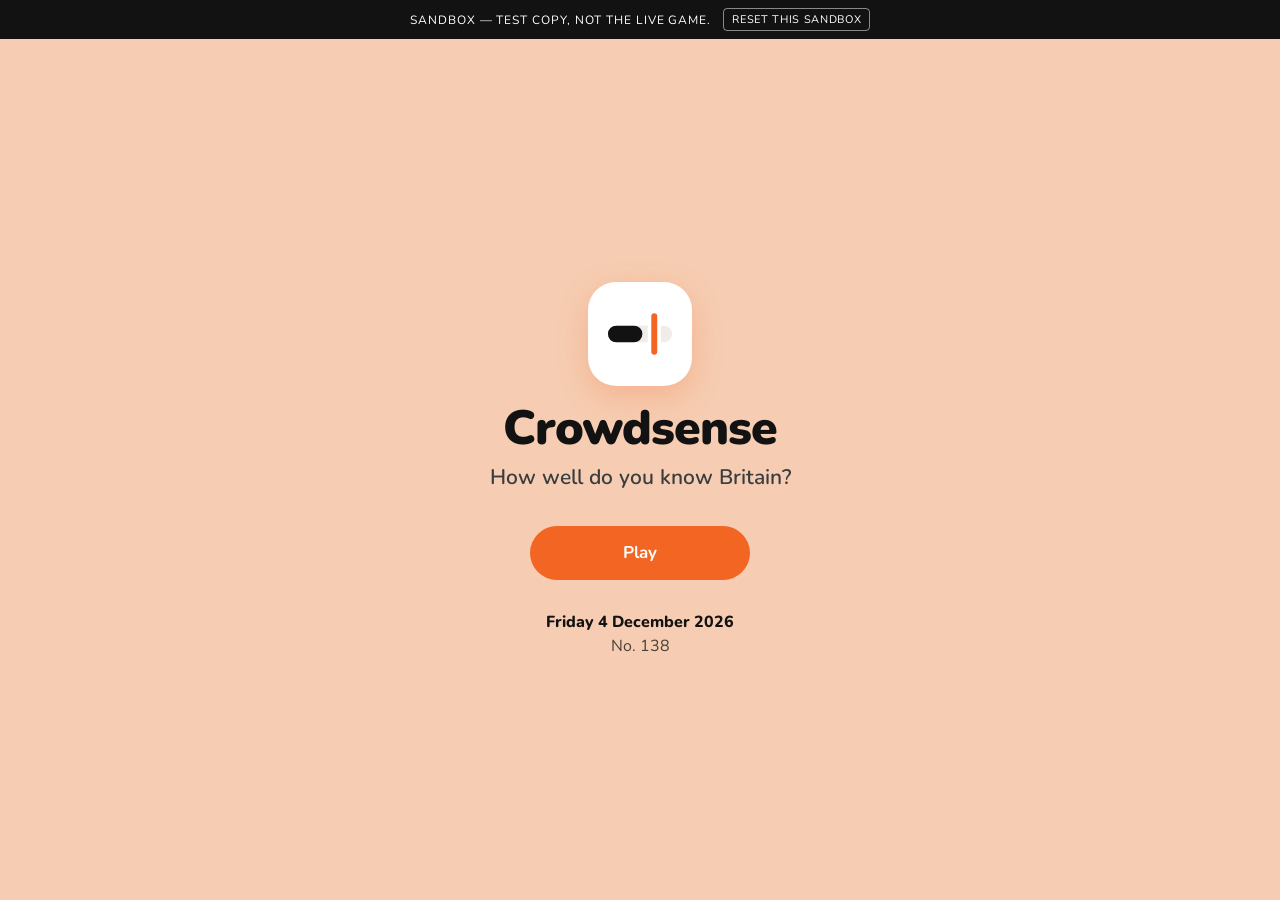
<file: sandbox/index.html>
<!DOCTYPE html>
<html lang="en">
<head>
  <meta charset="UTF-8" />
  <meta name="viewport" content="width=device-width, initial-scale=1" />
  <meta name="robots" content="noindex, nofollow" />
    <script>
    /* Sandbox storage isolation. Every key the game reads or writes is
       transparently prefixed, and enumeration only sees prefixed keys, so
       the real cs-stats / streakCount / cs-state-* records are untouchable
       from here. Generated by tools/build-sandbox.js — do not hand-edit. */
    (function(){
      var P = "sbx:";
      var real = null;
      try{ real = window.localStorage; }catch(_){ return; }
      if (!real) return;
      function ownKeys(){
        var out = [];
        for (var i = 0; i < real.length; i++){
          var k = real.key(i);
          if (k && k.indexOf(P) === 0) out.push(k.slice(P.length));
        }
        return out;
      }
      var shim = {
        getItem: function(k){ return real.getItem(P + k); },
        setItem: function(k, v){ real.setItem(P + k, v); },
        removeItem: function(k){ real.removeItem(P + k); },
        clear: function(){ ownKeys().forEach(function(k){ real.removeItem(P + k); }); },
        key: function(i){ var ks = ownKeys(); return (i >= 0 && i < ks.length) ? ks[i] : null; },
        get length(){ return ownKeys().length; }
      };
      try{
        Object.defineProperty(window, "localStorage", {
          configurable: true, get: function(){ return shim; }
        });
      }catch(_){ return; }
      // Prove it took: a write through the shim must land on the prefixed
      // key and nowhere else. Only then is the game allowed to load.
      try{
        var probe = "__sbx_probe__";
        window.localStorage.setItem(probe, "1");
        var ok = real.getItem(P + probe) === "1" && real.getItem(probe) === null;
        window.localStorage.removeItem(probe);
        window.__SBX_ISOLATED = ok && real.getItem(P + probe) === null;
      }catch(_){ window.__SBX_ISOLATED = false; }
    })();
    </script>
    <script>
    /* Sandbox reset: wipe only the sandbox's own keys. */
    function sbxReset(){
      try{ window.localStorage.clear(); }catch(_){}
      location.reload();
    }
    </script>
  <title>Crowdsense SANDBOX — not the live game</title>
  <!-- No og:image / description tags: shared links deliberately show no
       preview card (no thumbnail, no description) — just the plain link. -->
  <meta property="og:title" content="Crowdsense" />
  <meta property="og:type" content="website" />
  <meta property="og:url" content="https://crowdsense.uk/" />

  <link rel="icon" href="data:image/svg+xml,%3Csvg xmlns='http://www.w3.org/2000/svg' viewBox='0 0 64 64'%3E%3Crect width='64' height='64' fill='white'/%3E%3Crect x='10' y='29' width='44' height='6' rx='3' fill='%23121212'/%3E%3Crect x='40' y='21.5' width='5' height='21' rx='2.5' fill='%23F26522'/%3E%3C/svg%3E" />
  <meta name="theme-color" content="#f26522" />
  <!-- manifest removed in the sandbox -->
  <!-- apple-touch-icon removed in the sandbox -->

  <link rel="preconnect" href="https://fonts.googleapis.com" />
  <link rel="preconnect" href="https://fonts.gstatic.com" crossorigin />
  <link href="https://fonts.googleapis.com/css2?family=Libre+Franklin:wght@300;400;500;700&display=swap" rel="stylesheet" />

  <style>
    :root{
      /* NYT Games language: white paper, near-black ink, hairline greys.
         PF orange stays as the single accent, on interactive elements only. */
      --bg:#ffffff;
      --card:#ffffff;
      --ink:#121212;
      --muted:#787c7e;
      --line:#d3d6da;
      --hairline:#e3e5e8;
      --accent:#f26522;
      --accent-deep:#d5541a;
      --accent-soft:#fdeee4;
      /* heat scale — muted, editorial tones; one saturation family */
      --cold:#c26d5c;   /* terracotta — Out of touch */
      --cool:#d98e54;   /* soft apricot — Warm-ish */
      --warm:#c4ad62;   /* sand — In the mix */
      --hot:#7a9e7e;    /* sage — On the scent */
      --win:#2eb04c;    /* bright green — On the pulse */
      --win-grad:var(--win);
      --win-soft:#e9f6ec;
      --radius:4px;
      --display:"Libre Franklin", "Helvetica Neue", Helvetica, Arial, sans-serif;
      --sans:"Libre Franklin", ui-sans-serif, system-ui, -apple-system, "Segoe UI", Roboto, Helvetica, Arial, sans-serif;
    }
    *{ box-sizing:border-box }
    html,body{ height:100% }
    body{
      margin:0;
      font-family:var(--sans);
      background:var(--bg);
      color:var(--ink);
      display:flex; flex-direction:column; align-items:center;
      min-height:100vh;
      padding:0 0 40px;
    }
    .hidden{ display:none !important }
    button{ font-family:inherit }

    /* ---------- Header ---------- */
    .sitebar{
      width:min(560px,94vw);
      display:flex; align-items:center; justify-content:space-between;
      padding:16px 4px 10px;
      position:relative;
    }
    /* ---------- One-off tour ---------- */
    .tour{ position:fixed; inset:0; z-index:60; cursor:pointer }
    /* the spotlight: a ring over the target, dimming everything else via a
       very large box-shadow spread */
    .tour-spot{
      position:fixed; border-radius:10px;
      border:3px solid var(--accent);
      box-shadow:0 0 0 9999px rgba(18,18,18,.5);
      transition:top .25s ease, left .25s ease, width .25s ease, height .25s ease;
      pointer-events:none;
    }
    /* a ring pulsing out of the spotlight, so the eye finds it */
    .tour-spot::after{
      content:""; position:absolute; inset:-3px; border-radius:inherit;
      border:3px solid var(--accent);
      animation:tourPulse 1.6s ease-out infinite;
    }
    @keyframes tourPulse{ from{ opacity:.9; transform:scale(1) } to{ opacity:0; transform:scale(1.6) } }
    @media (prefers-reduced-motion: reduce){ .tour-spot::after{ animation:none } }
    .tour-card{
      position:fixed; width:min(300px,84vw);
      background:#fff; border-radius:8px; padding:16px 18px 14px;
      box-shadow:0 10px 36px rgba(0,0,0,.3);
      pointer-events:none;
    }
    /* the arrow from the card to the button it describes */
    .tour-card::before{
      content:""; position:absolute; top:-9px; left:var(--arrow-x, 24px);
      margin-left:-9px; border:9px solid transparent; border-top:0; border-bottom-color:#fff;
    }
    .tour-card.above::before{ top:auto; bottom:-9px; border-bottom:0; border-top:9px solid #fff }
    .tour-text{ margin:0 0 12px; font-size:15px; line-height:1.5; color:var(--ink) }
    .tour-text b{ font-weight:700 }
    .tour-foot{ display:flex; align-items:center; justify-content:flex-end }
    .tour-next{
      border:none; border-radius:4px; padding:7px 14px;
      font-size:13px; font-weight:500; cursor:pointer;
      background:var(--accent); color:#fff;
      pointer-events:auto;
    }
    .tour-next:hover{ background:var(--accent-deep) }
    .brand{
      font-family:var(--display);
      font-weight:500; font-size:17px; letter-spacing:.14em;
      text-transform:uppercase;
      color:var(--ink);
      line-height:1.1;
    }
    .brand .dot{ color:var(--accent) }
    /* mirrors the OG card's sub line: letter-spaced uppercase muted grey */
    .tagline{
      font-size:9.5px; font-weight:500;
      letter-spacing:.14em; text-transform:uppercase;
      color:var(--muted);
      margin-top:3px;
    }
    .iconbtns{ display:flex; gap:6px }
    .iconbtn{
      width:38px; height:38px; border-radius:8px;
      border:1px solid var(--line); background:#fff;
      cursor:pointer; color:var(--accent);
      display:grid; place-items:center;
      transition:color .15s ease, background .15s ease, border-color .15s ease, transform .05s ease;
    }
    .iconbtn svg{ display:block }
    .iconbtn:hover{ color:var(--accent-deep); border-color:var(--accent); background:var(--accent-soft) }
    .iconbtn:active{ transform:translateY(1px) }
    .iconbtn:focus-visible{ outline:3px solid rgba(242,101,34,.35); outline-offset:2px }

    /* ---------- Card ---------- */
    .app{ width:min(560px,94vw) }
    .card{
      background:var(--card);
      padding:14px 2px 8px;
    }
    .datebar{
      display:flex; align-items:center; justify-content:center; gap:8px;
      color:var(--muted); font-size:12px; letter-spacing:.06em; margin-bottom:16px;
      font-variant-numeric:tabular-nums;
    }
    .streak{ font-weight:500; color:var(--muted) }

    .question{
      font-family:var(--display);
      font-weight:400; letter-spacing:.005em;
      font-size:clamp(18px, 4.3vw, 22px);
      line-height:1.5;
      color:var(--ink);
      text-align:center;
      max-width:36ch;
      margin:0 auto 26px;
      text-wrap:balance;
    }

    /* ---------- Input row ---------- */
    .guessrow{ display:flex; gap:10px; align-items:stretch; }
    .pctwrap{
      position:relative; flex:0 0 108px;
    }
    .pctwrap input{
      width:100%; height:100%;
      font-size:22px; font-weight:800; font-variant-numeric:tabular-nums;
      text-align:center;
      padding:10px 26px 10px 10px;
      border-radius:4px; border:1px solid var(--line); background:#fff; color:var(--ink);
      outline:none;
      transition:border-color .15s ease, box-shadow .15s ease;
    }
    .pctwrap input:focus{ border-color:var(--accent); box-shadow:0 0 0 4px rgba(242,101,34,.14) }
    .pctwrap .pct{
      position:absolute; right:10px; top:50%; transform:translateY(-50%);
      color:var(--muted); font-weight:700; font-size:15px; pointer-events:none;
    }
    /* hide number spinners */
    .pctwrap input::-webkit-outer-spin-button,
    .pctwrap input::-webkit-inner-spin-button{ -webkit-appearance:none; margin:0 }
    .pctwrap input[type=number]{ -moz-appearance:textfield; appearance:textfield }

    .sliderwrap{ flex:1; display:flex; align-items:center; padding:0 2px }
    input[type=range]{
      width:100%; -webkit-appearance:none; appearance:none;
      height:4px; border-radius:999px;
      background:var(--hairline);
      outline:none;
    }
    input[type=range]::-webkit-slider-thumb{
      -webkit-appearance:none; appearance:none;
      width:24px; height:24px; border-radius:50%;
      background:#fff; border:3px solid var(--accent);
      box-shadow:0 2px 6px rgba(0,0,0,.15); cursor:pointer;
    }
    input[type=range]::-moz-range-thumb{
      width:20px; height:20px; border-radius:50%;
      background:#fff; border:3px solid var(--accent);
      box-shadow:0 2px 6px rgba(0,0,0,.15); cursor:pointer;
    }
    input[type=range]:focus-visible{ outline:3px solid rgba(242,101,34,.35); outline-offset:4px }

    .submitbtn{
      flex:0 0 auto;
      border:none; border-radius:4px; padding:12px 14px;
      font-size:15px; font-weight:500; letter-spacing:.02em; cursor:pointer;
      background:transparent; color:var(--accent-deep);
      transition:color .15s ease, transform .05s ease;
    }
    .submitbtn:hover{ color:var(--ink) }
    .submitbtn:active{ transform:translateY(1px) }
    .submitbtn:disabled{ color:var(--line); cursor:default }
    .submitbtn:focus-visible{ outline:3px solid rgba(242,101,34,.35); outline-offset:2px }

    .guessesleft{
      display:flex; gap:6px; justify-content:center; margin:12px 0 4px;
    }
    .gdot{
      width:9px; height:9px; border-radius:2px;
      background:var(--line);
      transition:background .2s ease, transform .2s ease;
    }
    .gdot.used{ background:var(--accent); }
    .gdot.lost{ background:#d4d4d4 }

    /* ---------- The squeeze track ---------- */
    .trackblock{ margin:18px 0 6px }
    .track{
      position:relative; height:26px; border-radius:4px;
      background:var(--line);
      overflow:hidden;
    }
    .track-window{
      position:absolute; top:0; bottom:0;
      background:#eef0f2;
      transition:left .5s cubic-bezier(.2,.8,.2,1), width .5s cubic-bezier(.2,.8,.2,1);
    }
    .tick{
      position:absolute; top:0; bottom:0; width:2px;
      background:var(--muted); opacity:.75;
      transform:translateX(-1px);
    }
    .tick::after{
      content:attr(data-v);
      position:absolute; top:2px; left:4px;
      font-size:10px; font-weight:700; color:var(--muted);
      font-variant-numeric:tabular-nums;
    }
    .answer-marker{
      position:absolute; top:0; bottom:0; width:2px;
      background:var(--ink);
      transform:translateX(-1px);
      left:0%;
      transition:left 1.2s cubic-bezier(.2,.85,.25,1);
    }
    .answer-marker::after{
      content:attr(data-v);
      position:absolute; bottom:4px; left:5px;
      font-size:11px; font-weight:500; color:var(--ink);
      font-variant-numeric:tabular-nums;
    }
    .scale{
      display:flex; justify-content:space-between;
      color:var(--muted); font-size:11px; letter-spacing:.04em; margin-top:5px; padding:0 2px;
      font-variant-numeric:tabular-nums;
    }

    /* ---------- Guess ledger ---------- */
    .ledger{ display:flex; flex-direction:column; margin:16px auto 4px; max-width:220px }
    .lrow{
      display:flex; align-items:center; gap:14px;
      padding:6px 2px;
      animation:popin .22s cubic-bezier(.2,.9,.35,1.2);
      font-variant-numeric:tabular-nums;
    }
    @keyframes rowin{ from{ opacity:0; transform:translateY(-4px) } to{ opacity:1; transform:none } }
    @keyframes popin{
      from{ opacity:0; transform:scale(.92) }
      60%{ opacity:1; transform:scale(1.02) }
      to{ opacity:1; transform:scale(1) }
    }
    .lnum{ color:var(--muted); font-size:12px; width:14px; text-align:center }
    .lval{ font-weight:500; font-size:17px; width:44px; text-align:center }
    .ldir{ font-size:15px; color:var(--muted); flex:1; text-align:center }
    .hdot{
      width:8px; height:8px; border-radius:50%; display:inline-block;
      margin-left:auto;
    }
    .hdot.cold{ background:var(--cold) }
    .hdot.cool{ background:var(--cool) }
    .hdot.warm{ background:var(--warm) }
    .hdot.hot{ background:var(--hot) }
    .hdot.target{ background:var(--win-grad) }
    /* chips remain for the how-to modal legend only */
    .chip{
      font-size:12px; font-weight:500; letter-spacing:.3px;
      padding:3px 9px; border-radius:4px; color:#fff;
    }
    .chip.cold{ background:var(--cold) }
    .chip.cool{ background:var(--cool) }
    .chip.warm{ background:var(--warm) }
    .chip.hot{ background:var(--hot) }
    .chip.target{ background:var(--win-grad) }

    /* ---------- Reveal panel ---------- */
    .reveal{
      margin-top:14px; border-top:1px solid var(--hairline); padding-top:16px;
      text-align:center;
      animation:rowin .4s ease;
    }
    /* Pointless-style reveal: while the bar fills, hold everything else back */
    .reveal > *{ transition:opacity .45s ease }
    /* during the count-up only the bar is live — except the tally and the
       running score, which stay put so they don't blink out between parts */
    .reveal.staging > :not(.revealbar-wrap):not(.rounds):not(.runavg){ opacity:0; pointer-events:none }

    .revealbar-wrap{ margin:6px 0 18px; position:relative; padding-top:20px }
    /* when the answer stands above the bar on its stem, the wrap opens up
       to make room for it; ordinary days keep the tighter spacing */
    .revealbar-wrap.tagged{ margin:2px 0 18px; padding-top:52px }
    .revealbar{
      position:relative; height:14px; border-radius:4px;
      background:var(--hairline);
      overflow:hidden;
    }
    .revealfill{
      position:absolute; left:0; top:0; bottom:0; width:0;
      background:var(--ink);
    }
    /* your guess: hidden until the fill reaches it (or the fill stops short) */
    .youmark{
      position:absolute; top:0; bottom:0; width:2px;
      background:var(--accent);
      transform:translateX(-1px);
      opacity:0; transition:opacity .25s ease;
    }
    .youlabel{
      position:absolute; top:0;
      transform:translateX(-50%);
      font-size:12px; font-weight:500; color:var(--accent-deep);
      font-variant-numeric:tabular-nums;
      opacity:0; transition:opacity .25s ease;
      pointer-events:none;
    }
    .youmark.on, .youlabel.on{ opacity:1 }
    /* the answer stands above the bar on a short stem, using the
       empty space there. Orange marks it as the answer; your own guess keeps
       the colour of how close it was. */
    .revealtag{
      position:absolute; top:22px; transform:translateX(-50%);
      /* column-reverse so the stem is the lower element, running down to the
         bar, with the figure sitting on top of it */
      display:flex; flex-direction:column-reverse; align-items:center; gap:2px;
      white-space:nowrap; pointer-events:none;
    }
    .rt-line{ display:block; width:1px; height:8px; background:var(--accent) }
    .rt-num{
      font-family:var(--display);
      font-size:17px; font-weight:700; letter-spacing:.01em; line-height:1.2;
      color:var(--accent); font-variant-numeric:tabular-nums;
    }
    /* the guess mark takes the colour of how close it was, on the big bar and
       on each group's kept bar alike */
    .youmark.t-target{ background:var(--win) }
    .youmark.t-hot{    background:var(--hot) }
    .youmark.t-warm{   background:var(--warm) }
    .youmark.t-cool{   background:var(--cool) }
    .youmark.t-cold{   background:var(--cold) }
    .youlabel.t-target{ color:var(--win) }
    .youlabel.t-hot{    color:var(--hot) }
    .youlabel.t-warm{   color:#9a8434 }
    .youlabel.t-cool{   color:var(--cool) }
    .youlabel.t-cold{   color:var(--cold) }
    /*  multi-part day — the running tally.
       One cell per part, laid out in a row: the category name, with a
       coloured box beneath it carrying the score for that part. */
    .rounds{ display:flex; gap:8px; margin:20px 0 18px }
    .rcell{
      flex:1 1 0; min-width:0;
      display:flex; flex-direction:column; align-items:center; gap:6px;
    }
    /* Category and its figure, stacked: at four cells across a phone there is
       no room to set them on one line without truncating. Every cell reserves
       both lines so the boxes below stay level. */
    .rlabel{
      display:flex; flex-direction:column; align-items:center; justify-content:flex-end;
      gap:1px; min-height:2.9em; max-width:100%; text-align:center;
    }
    .rcat{
      font-size:11.5px; color:var(--muted); letter-spacing:.02em; line-height:1.2;
      white-space:nowrap; overflow:hidden; text-overflow:ellipsis; max-width:100%;
    }
    .rlabel b{
      font-size:14px; color:var(--ink); font-weight:700; line-height:1.2;
      font-variant-numeric:tabular-nums;
    }
    .rchip{
      width:100%; text-align:center; border-radius:4px;
      padding:8px 2px; font-size:13px; font-weight:600; color:#fff;
      font-variant-numeric:tabular-nums;
      min-height:34px; display:flex; align-items:center; justify-content:center;
    }
    .rchip.target{ background:var(--win) }
    .rchip.hot{ background:var(--hot) }
    .rchip.warm{ background:var(--warm) }
    .rchip.cool{ background:var(--cool) }
    .rchip.cold{ background:var(--cold) }
    /* parts not yet asked: keeps the row from jumping as it fills, and
       gives nothing away about what is coming */
    .rchip.pending{ background:var(--hairline) }
    /* a miniature of the reveal bar under each box: fill to the figure, a
       mark where you guessed. Empty cells keep theirs blank so the row is level. */
    .rbar{
      position:relative; width:100%; height:5px; margin-top:6px;
      border-radius:3px; background:var(--hairline); overflow:hidden;
    }
    .rfill{ position:absolute; left:0; top:0; bottom:0; background:var(--ink) }
    .rmark{ position:absolute; top:0; bottom:0; width:2px; transform:translateX(-1px) }
    .rmark.t-target{ background:var(--win) }
    .rmark.t-hot{    background:var(--hot) }
    .rmark.t-warm{   background:var(--warm) }
    .rmark.t-cool{   background:var(--cool) }
    .rmark.t-cold{   background:var(--cold) }
    /* the running Crowdsense score across the parts answered so far */
    .runavg{
      margin:18px 0 0; text-align:center;
      font-size:11.5px; letter-spacing:.1em; text-transform:uppercase; color:var(--muted);
    }
    .runavg b{
      font-size:16px; font-weight:700; letter-spacing:0; margin-left:7px;
      font-variant-numeric:tabular-nums; color:var(--ink);
    }
    .runavg b.target{ color:var(--win) }
    .runavg b.hot{ color:var(--hot) }
    .runavg b.warm{ color:#9a8434 }
    .runavg b.cool{ color:var(--cool) }
    .runavg b.cold{ color:var(--cold) }
    /* once every part is in, the running line becomes the day's result */
    .runavg.dayscore{
      font-size:18px; letter-spacing:0; text-transform:none;
      color:var(--ink); font-family:var(--display); font-weight:500;
      margin-top:6px;
    }
    /* the day's score is the headline of the result, so the figure itself is
       set much larger than the words either side of it */
    .runavg.dayscore b{
      font-size:34px; line-height:1; margin-left:6px; margin-right:4px;
      font-family:var(--display);
    }
    .runavg.dayscore .ra-cat{ white-space:nowrap }

    /* A guess dead on the figure showers the screen with bullseyes, over a
       ring burst breaking out from the number. Built in JS, removed when it
       finishes — nothing of it sits in the page the rest of the time. */
    .bullseye{ position:fixed; inset:0; z-index:70; pointer-events:none; overflow:hidden }
    .bullseye .bmark{ position:absolute; transform:translate(-50%,-50%) }
    .bullseye .bmark i{
      position:absolute; top:50%; left:50%; width:30px; height:30px;
      margin:-15px 0 0 -15px; border-radius:50%;
      border:1.5px solid var(--win); opacity:0;
      animation:bullRing .85s cubic-bezier(.2,.7,.3,1) forwards;
    }
    .bullseye .bmark i:nth-child(2){ animation-delay:.1s }
    .bullseye .bmark i:nth-child(3){ animation-delay:.2s }
    .bullseye b{
      position:absolute; top:-10%; line-height:1; opacity:0;
      animation-name:bullFall; animation-timing-function:cubic-bezier(.25,.5,.5,1);
      animation-fill-mode:forwards;
    }
    @keyframes bullRing{
      0%   { transform:scale(.5); opacity:0 }
      18%  { opacity:.55 }
      100% { transform:scale(6); opacity:0 }
    }
    @keyframes bullFall{
      0%   { transform:translateY(0) rotate(0deg) scale(.7); opacity:0 }
      12%  { opacity:1; transform:translateY(6vh) rotate(calc(var(--spin) * .1)) scale(1) }
      85%  { opacity:1 }
      100% { transform:translateY(118vh) rotate(var(--spin)); opacity:0 }
    }
    /* someone who has asked for less motion gets a few marks, held still */
    @media (prefers-reduced-motion: reduce){
      .bullseye .bmark{ display:none }
      .bullseye b:nth-of-type(n+6){ display:none }
      .bullseye b{
        top:auto; animation:bullHold 1.1s ease forwards; animation-delay:0s !important;
      }
      @keyframes bullHold{ 0%,70%{ opacity:1 } 100%{ opacity:0 } }
    }
    /* on a multi-part day the source sits at the foot of the page instead */
    .source-bottom{ margin:0 0 14px; text-align:center }
    .verdict{
      font-family:var(--display); font-weight:500;
      font-size:16px; letter-spacing:.01em;
      margin:0;
      color:var(--ink);
    }
    .verdict.win{ color:var(--ink) }
    .verdict.loss{ color:var(--ink) }
    .bignum{
      font-family:var(--display); font-weight:300;
      font-size:clamp(72px, 24vw, 110px);
      line-height:1; margin:8px 0 14px;
      color:var(--ink);
      font-variant-numeric:tabular-nums;
    }
    .source-note{ color:var(--muted); font-size:11px; letter-spacing:.04em; margin:0 0 18px }
    .sharebtn{
      border:none; border-radius:4px; padding:13px 32px;
      font-size:15px; font-weight:500; letter-spacing:.02em; cursor:pointer;
      background:var(--accent); color:#fff;
      transition:background .15s ease, transform .05s ease;
    }
    .sharebtn:hover{ background:var(--accent-deep) }
    .sharebtn:active{ transform:translateY(1px) }

    /* ---------- Practice mode ---------- */
    .practicebar{
      display:flex; align-items:center; justify-content:space-between; gap:10px;
      border-bottom:1px solid var(--hairline);
      padding:0 2px 10px; margin-bottom:14px;
      font-size:11.5px; letter-spacing:.1em; text-transform:uppercase;
      color:var(--muted);
    }
    .practicebar button{
      border:none; background:transparent; color:var(--accent-deep); font-weight:500;
      font-size:12px; padding:2px 2px; cursor:pointer;
      white-space:nowrap; letter-spacing:.04em;
    }
    .practicebar button:hover{ color:var(--ink) }
    .practicebar button:disabled{ color:var(--line); cursor:default }
    .practicebar #practiceLabel{ flex:1 }
    .practicenav{ display:flex; align-items:center; gap:16px }

    /* ---------- Crowd histogram ---------- */
    .crowd{
      margin:2px auto 18px; max-width:340px;
      text-align:center;
    }
    .crowdhead{
      font-size:11.5px; letter-spacing:.14em; text-transform:uppercase;
      color:var(--muted); margin:10px 0 0;
    }
    .crowdhead b{ font-weight:500; color:var(--ink) }
    .histo{
      display:flex; align-items:flex-end; gap:2px; height:56px;
    }
    .hbar{
      flex:1; background:#eef0f2; border-radius:2px 2px 0 0; min-height:2px;
      transition:height .4s ease;
    }
    .hbar.you{ background:var(--accent) }
    .hbar.truth{ background:var(--ink) }
    .hbar.you.truth{ background:linear-gradient(180deg, var(--accent) 0 50%, var(--ink) 50% 100%) }

    /* ---------- Archive calendar ---------- */
    .calhead{
      display:flex; align-items:center; justify-content:space-between;
      margin-bottom:10px;
    }
    .callabel{ font-size:13.5px; font-weight:500; letter-spacing:.04em }
    .calnav{
      width:34px; height:34px; flex:0 0 34px;
      display:grid; place-items:center;
      border:1px solid var(--line); border-radius:8px; background:#fff;
      cursor:pointer; color:var(--accent);
      line-height:0; padding:0;
      font-family:inherit;
      transition:color .15s ease, background .15s ease, border-color .15s ease;
    }
    .calnav svg{ display:block }
    .calnav:hover:not(:disabled){ color:var(--accent-deep); border-color:var(--accent); background:var(--accent-soft) }
    .calnav:active:not(:disabled){ transform:translateY(1px) }
    .calnav:focus-visible{ outline:3px solid rgba(242,101,34,.35); outline-offset:2px }
    .calnav:disabled{ color:var(--line); border-color:var(--hairline); cursor:default }
    .calgrid{
      display:grid; grid-template-columns:repeat(7,1fr); gap:4px;
      text-align:center;
    }
    .calwd{
      font-size:10.5px; color:var(--muted); letter-spacing:.08em;
      padding:4px 0 6px;
    }
    .cal-day{
      position:relative; aspect-ratio:1;
      border:none; border-radius:4px; background:transparent;
      font-family:inherit; font-size:13.5px; font-variant-numeric:tabular-nums;
      color:var(--ink);
      display:flex; align-items:center; justify-content:center;
    }
    .cal-day.avail{
      background:#fafafa; cursor:pointer;
      color:var(--accent-deep); font-weight:500;
      transition:background .15s ease;
    }
    .cal-day.avail:hover{ background:var(--accent-soft) }
    .cal-day.off{ color:var(--line) }
    .cal-day.today{
      color:var(--accent-deep); font-weight:500; cursor:pointer;
      outline:1px solid var(--hairline);
      transition:background .15s ease;
    }
    .cal-day.today:hover{ background:var(--accent-soft) }
    /* the past day being played when the archive opens */
    .cal-day.current{ background:var(--accent); color:#fff }
    .cal-day.current:hover{ background:var(--accent-deep) }
    .cal-day.current.done::after{ background:#fff }
    .cal-day.done::after{
      content:""; position:absolute; bottom:5px; left:50%;
      transform:translateX(-50%);
      width:4px; height:4px; border-radius:50%;
      background:var(--ink);
    }
    .archive-empty{ color:var(--muted); font-size:13.5px; text-align:center; padding:10px 0 }

    /* ---------- Toast ---------- */
    .toast{
      position:fixed; left:50%; top:18px; transform:translate(-50%,-8px);
      background:var(--ink); color:#fff; font-size:14px; font-weight:600;
      padding:10px 16px; border-radius:4px;
      opacity:0; pointer-events:none; z-index:80;
      transition:opacity .18s ease, transform .18s ease;
      max-width:90vw; text-align:center;
    }
    .toast.show{ opacity:1; transform:translate(-50%,0) }

    @keyframes shake{
      0%,100%{ transform:translateX(0) } 20%{ transform:translateX(-5px) }
      40%{ transform:translateX(5px) } 60%{ transform:translateX(-3px) } 80%{ transform:translateX(3px) }
    }
    .shake{ animation:shake .4s ease }

    /* ---------- Email ---------- */
    .subscribe{
      margin-top:22px; padding-top:16px;
      border-top:1px solid var(--hairline);
      text-align:center;
    }
    .subhead{ font-size:13px; color:var(--muted); margin:0 0 6px }
    .below{
      width:min(560px,94vw); margin-top:35px; padding-top:18px;
      border-top:1px solid var(--hairline);
      text-align:center;
    }
    .email-form{ display:flex; gap:8px; justify-content:center; flex-wrap:wrap; align-items:center }
    .email-ico{ display:flex; align-items:center; color:var(--accent) }
    .email-form input[type=email]{
      min-width:220px; border:none; border-bottom:1px solid var(--line); border-radius:0;
      padding:9px 2px; font-size:14px; outline:none; background:transparent; color:var(--ink);
      transition:border-color .15s ease;
    }
    .email-form input[type=email]:focus{ border-color:var(--ink) }
    .email-btn{
      border:none; border-radius:4px; padding:9px 6px;
      font-size:13px; font-weight:500; letter-spacing:.04em; cursor:pointer;
      background:transparent; color:var(--accent);
      transition:color .15s ease;
    }
    .email-btn:hover{ color:var(--accent-deep) }
    .email-msg{ font-size:12px; color:var(--muted); width:100%; margin-top:4px }
    .privacy{ margin:14px 0 0 }
    .linkbtn{
      border:none; background:transparent; cursor:pointer;
      color:var(--muted); font-size:11px; letter-spacing:.14em; text-transform:uppercase;
      padding:4px; font-family:inherit;
    }
    .linkbtn:hover{ color:var(--ink) }

    /* ---------- Modals ---------- */
    .modal-root{ position:fixed; inset:0; z-index:60 }
    .modal-backdrop{ position:absolute; inset:0; background:rgba(28,25,23,.45) }
    .modal-card{
      position:absolute; left:50%; top:50%; transform:translate(-50%,-50%);
      width:min(440px,92vw); max-height:86vh; overflow:auto;
      background:#fff; border:1px solid var(--line); border-radius:4px;
      box-shadow:0 25px 60px rgba(0,0,0,.25); padding:22px;
    }
    .modal-title{ font-family:var(--display); font-weight:700; font-size:20px; margin:0 0 10px }
    .modal-body{ color:#3f3a34; font-size:14.5px; line-height:1.55 }
    .modal-body p{ margin:0 0 10px }
    .modal-close{
      position:absolute; top:12px; right:12px;
      width:32px; height:32px; border-radius:4px;
      border:1px solid var(--line); background:#fff; cursor:pointer; color:#4b4f52; font-size:15px;
    }
    .modal-close:hover{ color:var(--ink); border-color:var(--muted) }
    .legend{ display:flex; flex-direction:column; gap:6px; margin-top:8px }
    .legend .lg{ display:flex; align-items:center; gap:12px; font-size:13.5px }
    .legend .chip{ flex:0 0 132px; text-align:center }

    /* Stats */
    .statgrid{ display:grid; grid-template-columns:repeat(4,1fr); gap:6px; margin:6px 0 16px; text-align:center }
    .stat .v{ font-family:var(--display); font-weight:700; font-size:26px; font-variant-numeric:tabular-nums }
    .stat .v.target{ color:var(--win) }
    .stat .v.hot{ color:var(--hot) }
    .stat .v.warm{ color:var(--warm) }
    .stat .v.cool{ color:var(--cool) }
    .stat .v.cold{ color:var(--cold) }
    .stat .l{ color:var(--muted); font-size:10.5px; text-transform:uppercase; letter-spacing:.6px }
    .disthead{ font-size:12px; font-weight:800; color:var(--muted); text-transform:uppercase; letter-spacing:.6px; margin-bottom:8px }
    .distrow{ display:flex; align-items:center; gap:8px; margin-bottom:5px; font-size:12.5px; font-variant-numeric:tabular-nums }
    .distrow .g{ flex:0 0 112px; color:var(--muted); font-weight:700 }
    /* bars scale within a shared track so widths stay proportional */
    .distwrap{ flex:1; min-width:0 }
    .distbar{
      background:var(--muted); color:#fff; font-weight:700;
      border-radius:2px; padding:2px 7px; min-width:20px; text-align:right;
      transition:width .4s ease;
    }
    .distbar.target{ background:var(--win-grad) }
    .distbar.hot{ background:var(--hot) }
    .distbar.warm{ background:var(--warm) }
    .distbar.cool{ background:var(--cool) }
    .distbar.cold{ background:var(--cold) }
    .distbar.zero{ background:var(--hairline); color:var(--muted) }
    .firsterr{ margin-top:12px; font-size:13.5px; color:var(--ink); border-top:1px solid var(--hairline); padding-top:12px }
    .firsterr b{ font-weight:700 }

    @media (prefers-reduced-motion: reduce){
      *{ animation:none !important; transition:none !important }
    }

    @media (max-width:420px){
      .guessrow{ flex-wrap:wrap }
      .pctwrap{ flex:1 1 40% }
      .submitbtn{ flex:1 1 100%; order:3 }
      .sliderwrap{ flex:1 1 100%; order:2; padding:6px 4px 0 }
    }
  </style>
  <!--LOOK-->
  <script>
    // From Fri 9 Oct 2026 (London time) the game wears the "Cards" design
    // (look C from the sandbox): data-look="c" on <html>, its font and
    // look.css here so nothing paints in the old design first, and look.js
    // after the game scripts. Before 9 Oct, none of it. A page left open
    // over midnight reloads itself, so it switches over then too.
    // tools/build-sandbox.js swaps this block for one that honours ?day=.
    (function(){
      var LOOK_FROM = "2026-10-09", today = "";
      try{
        var o = {};
        new Intl.DateTimeFormat("en-GB", { timeZone: "Europe/London", year: "numeric", month: "2-digit", day: "2-digit" })
          .formatToParts(new Date()).forEach(function(x){ o[x.type] = x.value; });
        today = o.year + "-" + o.month + "-" + o.day;
      }catch(_){ today = new Date().toISOString().slice(0, 10); }
      var day = /[?&]day=(\d{4}-\d{2}-\d{2})/.exec(location.search);
      if (day) today = day[1];
      if (today >= LOOK_FROM){
        document.documentElement.setAttribute("data-look", "c");
        document.write('<link href="https://fonts.googleapis.com/css2?family=Nunito:wght@500;600;700;800;900&display=swap" rel="stylesheet" />' +
          '<link rel="stylesheet" href="look.css?v=c737204cec" />');
      }
    })();
  </script>
  <!--/LOOK-->
  <link rel="stylesheet" href="board.css?v=bdcfdd6f24" />
</head>
<body>
  <div class="sbx-bar">
      SANDBOX — test copy, not the live game.
      <button type="button" class="sbx-reset" onclick="sbxReset()">Reset this sandbox</button>
    </div>
    <div id="sbxBlocked" class="sbx-blocked" hidden>
      <b>Sandbox stopped before loading.</b> This browser would not let the sandbox
      separate its saved data from the real game's, so the game was not started —
      your stats and streak are untouched. Try a different browser, or play the
      real game at <a href="../">crowdsense.uk</a>.
    </div>
    <style>
      .sbx-bar{
        position:sticky; top:0; z-index:80; width:100%;
        background:#121212; color:#fff; text-align:center;
        font-size:12px; letter-spacing:.08em; text-transform:uppercase;
        padding:8px 12px; display:flex; gap:12px; align-items:center; justify-content:center;
        flex-wrap:wrap;
      }
      .sbx-reset{
        font-family:inherit; font-size:11px; letter-spacing:.06em; text-transform:uppercase;
        background:transparent; color:#fff; border:1px solid rgba(255,255,255,.5);
        border-radius:4px; padding:3px 8px; cursor:pointer;
      }
      .sbx-blocked{
        width:min(560px,94vw); margin:24px auto; padding:16px 18px;
        border:1px solid #d5541a; border-radius:6px;
        font-size:14px; line-height:1.6;
      }
    </style>

  <header class="sitebar">
    <div>
      <div class="brand">Crowdsense<span class="dot">.</span></div>
      <div class="tagline">The daily poll guessing game</div>
    </div>
    <div class="iconbtns">
      <button id="statsBtn" class="iconbtn" title="Your stats" aria-label="Your stats">
        <svg viewBox="0 0 24 24" width="19" height="19" fill="none" stroke="currentColor" stroke-width="2" stroke-linecap="round" stroke-linejoin="round" aria-hidden="true">
          <path d="M4 6h13M4 12h9M4 18h15"/>
        </svg>
      </button>
      <button id="archiveBtn" class="iconbtn" title="Previous questions" aria-label="Previous questions">
        <svg viewBox="0 0 24 24" width="19" height="19" fill="none" stroke="currentColor" stroke-width="2" stroke-linecap="round" stroke-linejoin="round" aria-hidden="true">
          <rect x="3" y="4" width="18" height="17" rx="2"/><path d="M3 9h18M8 2v4M16 2v4"/>
        </svg>
      </button>
      <button id="helpBtn" class="iconbtn" title="How to play" aria-label="How to play">
        <svg viewBox="0 0 24 24" width="19" height="19" fill="none" stroke="currentColor" stroke-width="2" stroke-linecap="round" stroke-linejoin="round" aria-hidden="true">
          <circle cx="12" cy="12" r="9"/><path d="M9.2 9.3a2.8 2.8 0 1 1 3.7 2.7c-.7.3-1 .8-1 1.6v.4"/><circle cx="12" cy="17" r="0.4" fill="currentColor" stroke="none"/>
        </svg>
      </button>
    </div>
  </header>

  <!-- One-off click-through tour, shown after a player's first finished game -->
  <div id="tour" class="tour hidden" role="dialog" aria-modal="true" aria-labelledby="tourText">
    <div class="tour-spot" id="tourSpot"></div>
    <div class="tour-card" id="tourCard">
      <p class="tour-text" id="tourText"></p>
      <div class="tour-foot">
        <button type="button" class="tour-next" id="tourNext">Next</button>
      </div>
    </div>
  </div>

  <main class="app">
    <div class="card" id="card">
      <div class="practicebar hidden" id="practiceBar">
        <button id="prevDay" type="button">‹ Previous day</button>
        <span id="practiceLabel"></span>
        <span class="practicenav">
          <button id="nextDay" type="button">Next day ›</button>
          <button id="backToday" type="button">Today →</button>
        </span>
      </div>
      <div class="datebar">
        <span id="puzzleNo"></span>
        <span>·</span>
        <span id="dailyDate"></span>
        <span id="streakBadge" class="streak hidden"></span>
      </div>

      <h1 class="question" id="questionText">Loading today's question…</h1>

      <div class="guessrow" id="guessRow">
        <div class="pctwrap">
          <input id="guessInput" type="number" inputmode="numeric" min="0" max="100" step="1" value="50" aria-label="Your guess, percent" />
          <span class="pct">%</span>
        </div>
        <div class="sliderwrap">
          <input id="guessSlider" type="range" min="0" max="100" step="1" value="50" aria-label="Your guess slider" />
        </div>
        <button id="guessBtn" class="submitbtn" type="button">Lock in</button>
      </div>

      <div class="guessesleft" id="guessDots" aria-label="Guesses used"></div>

      <div class="trackblock">
        <div class="track" id="track">
          <div class="track-window" id="trackWindow"></div>
          <div class="answer-marker hidden" id="answerMarker"></div>
        </div>
        <div class="scale"><span>0</span><span>50</span><span>100</span></div>
      </div>

      <div class="ledger" id="ledger"></div>

      <div class="reveal hidden" id="reveal">
        <div class="revealbar-wrap" id="revealBarWrap">
          <span class="youlabel" id="youLabel" title="Your guess"></span>
          <div class="revealbar">
            <div class="revealfill" id="revealFill"></div>
            <div class="youmark" id="youMarker" title="Your guess"></div>
          </div>
          <!-- the figure rides the end of the fill on a short stem -->
          <span class="revealtag hidden" id="revealTag" aria-hidden="true">
            <i class="rt-line"></i><b class="rt-num"></b>
          </span>
          <div class="scale"><span>0</span><span>50</span><span>100</span></div>
        </div>
        <p class="verdict" id="verdict"></p>
        <div class="bignum" id="bigAnswer"></div>
        <p class="source-note" id="sourceNote"></p>

        <!-- multi-part days: the running Crowdsense score, then a cell per part -->
        <p class="runavg hidden" id="runAvg" aria-live="polite"></p>
        <div class="rounds hidden" id="roundList"></div>

        <!-- how you did against everyone else — directly above the share button -->
        <div class="crowd hidden" id="crowdBlock">
          <div class="histo" id="histo" aria-label="Distribution of all players' guesses"></div>
          <p class="crowdhead" id="crowdHead"></p>
        </div>

        <button id="shareBtn" class="sharebtn" type="button">Share your result</button>
      </div>
    </div>

    <div class="below">
      <!-- multi-part days put their source down here, clear of the result -->
      <p class="source-note source-bottom hidden" id="sourceBottom"></p>
      <p class="privacy"><button type="button" id="privacyBtn" class="linkbtn">Privacy</button> · <button type="button" id="contactBtn" class="linkbtn">Contact</button></p>
    </div>
  </main>

  <div id="toast" class="toast" role="status" aria-live="polite"></div>

  <!-- How to play -->
  <div id="helpModal" class="modal-root hidden" role="dialog" aria-modal="true" aria-labelledby="helpTitle">
    <div class="modal-backdrop" data-close="helpModal"></div>
    <div class="modal-card">
      <button class="modal-close" data-close="helpModal" aria-label="Close">✕</button>
      <h2 class="modal-title" id="helpTitle">How to play</h2>
      <div class="modal-body">
        <p>Each day we take one real question the British public have been polled on, and you guess what they said.</p>
        <p>Your score is simply how many percentage points you were off. You have <b>one guess</b>. How good is your crowdsense?</p>
        <div class="legend">
          <div class="lg"><span class="chip target">🎯 On the pulse</span> Within 3</div>
          <div class="lg"><span class="chip hot">On the scent</span> Within 10</div>
          <div class="lg"><span class="chip warm">In the mix</span> Within 15</div>
          <div class="lg"><span class="chip cool">Warm-ish</span> Less than 25 away</div>
          <div class="lg"><span class="chip cold">Out of touch</span> 25 or more away</div>
        </div>
        <p style="margin-top:12px">New question daily at midnight, GMT.</p>
        <p style="margin-top:14px">All figures from real polling of the British public; each day's source is shown with the answer.</p>
      </div>
    </div>
  </div>

  <!-- Privacy -->
  <div id="privacyModal" class="modal-root hidden" role="dialog" aria-modal="true" aria-labelledby="privacyTitle">
    <div class="modal-backdrop" data-close="privacyModal"></div>
    <div class="modal-card">
      <button class="modal-close" data-close="privacyModal" aria-label="Close">✕</button>
      <h2 class="modal-title" id="privacyTitle">Privacy</h2>
      <div class="modal-body">
        <p>We keep data collection to the minimum needed to run the game.</p>
        <p><b>Your guess.</b> When you play, the number you guess is sent to our server and pooled anonymously with everyone else's, so we can show how you compare with the crowd. It isn't linked to your name, your email, or any identifier.</p>
        <p><b>Your stats.</b> Your streak, scores and history are stored only in your own browser, never sent to us. Clearing your browser data resets them.</p>
        <p><b>Email.</b> If you subscribe, we store your address solely to send you our email of recent questions, every Thursday and Sunday. There's an unsubscribe link in every email.</p>
        <p><b>Analytics.</b> We use privacy-friendly analytics that count visits without cookies and without tracking you across sites.</p>
      </div>
    </div>
  </div>

  <!-- Contact -->
  <div id="contactModal" class="modal-root hidden" role="dialog" aria-modal="true" aria-labelledby="contactTitle">
    <div class="modal-backdrop" data-close="contactModal"></div>
    <div class="modal-card">
      <button class="modal-close" data-close="contactModal" aria-label="Close">✕</button>
      <h2 class="modal-title" id="contactTitle">Contact</h2>
      <div class="modal-body">
        <p>Get in touch at <a href="mailto:info@crowdsense.uk">info@crowdsense.uk</a></p>
      </div>
    </div>
  </div>

  <!-- Archive -->
  <div id="archiveModal" class="modal-root hidden" role="dialog" aria-modal="true" aria-labelledby="archiveTitle">
    <div class="modal-backdrop" data-close="archiveModal"></div>
    <div class="modal-card">
      <button class="modal-close" data-close="archiveModal" aria-label="Close">✕</button>
      <h2 class="modal-title" id="archiveTitle">Previous questions</h2>
      <div class="modal-body">
        <p style="margin-bottom:12px">Play any past question.</p>
        <div id="archiveList"></div>
      </div>
    </div>
  </div>

  <!-- Stats -->
  <div id="statsModal" class="modal-root hidden" role="dialog" aria-modal="true" aria-labelledby="statsTitle">
    <div class="modal-backdrop" data-close="statsModal"></div>
    <div class="modal-card">
      <button class="modal-close" data-close="statsModal" aria-label="Close">✕</button>
      <h2 class="modal-title" id="statsTitle">Your stats</h2>
      <div class="modal-body">
        <div class="statgrid">
          <div class="stat"><div class="v" id="stPlayed">0</div><div class="l">Played</div></div>
          <div class="stat"><div class="v" id="stWin">–</div><div class="l">Crowdsense</div></div>
          <div class="stat"><div class="v" id="stStreak">0</div><div class="l">Streak</div></div>
          <div class="stat"><div class="v" id="stMax">0</div><div class="l">Best</div></div>
        </div>
        <div class="disthead">Your record</div>
        <div id="distRows"></div>
        <div class="firsterr" id="firstErr"></div>
        <div class="subscribe">
          <p class="subhead">Catch up on the questions by email, every Thursday and Sunday</p>
          <form class="email-form" action="https://formspree.io/f/mgvnzepd" method="POST">
            <span class="email-ico" aria-hidden="true">
              <svg viewBox="0 0 24 24" width="18" height="18" fill="none" stroke="currentColor" stroke-width="2" stroke-linecap="round" stroke-linejoin="round"><rect x="3" y="5" width="18" height="14" rx="2"/><path d="m3 7 9 6 9-6"/></svg>
            </span>
            <input name="email" type="email" placeholder="you@email.com" required autocomplete="email" />
            <button type="submit" class="email-btn">Send it</button>
            <span class="email-msg" role="status" aria-live="polite"></span>
          </form>
        </div>
      </div>
    </div>
  </div>

  <script>
    // Stats live in this origin's localStorage, so www. and the bare domain
    // would be two separate sets of stats. Keep everyone on one origin.
    (function(){
      try{
        var h = location.hostname;
        if (h.indexOf("www.") === 0){
          location.replace(location.protocol + "//" + h.slice(4) + location.pathname + location.search + location.hash);
        }
      }catch(_){}
    })();
    // Ask the browser not to evict our storage when space runs low. Chrome and
    // Firefox honour this; Safari ignores it (see the note in app.js).
    try{
      if (navigator.storage && navigator.storage.persist && navigator.storage.persisted){
        navigator.storage.persisted().then(function(already){
          if (!already) navigator.storage.persist();
        }).catch(function(){});
      }
    }catch(_){}
  </script>

  <script>
    // Site configuration — overrides the defaults in app.js, so you never
    // need to edit that file. See worker/README.md for the crowd layer.
    window.CS_CONFIG = Object.assign({
            ANCHOR: "2026-07-20",
            SITE_URL: "https://crowdsense.uk/sandbox/",
            // Crowd layer deliberately off: sandbox guesses must never land in
            // the real distribution behind "closer than X% of players".
            CROWD_API_URL: "",
            // ?day=YYYY-MM-DD previews any day, including ones not yet reached.
            TODAY: (function(){
              var m = /[?&]day=(\d{4}-\d{2}-\d{2})/.exec(location.search);
              return m ? m[1] : "";
            })()
          }, window.CS_CONFIG || {});
  </script>
  <script>
      // Never load the game unless the storage shim is provably in place.
      if (window.__SBX_ISOLATED){
        ["questions.js","sandbox-questions.js","app.js","menu.js","nav.js","look.js","board-data.js","account.js","board-game.js"].forEach(function(src){
          var s = document.createElement("script");
          s.src = src + "?sbx=" + Date.now();
          s.async = false;
          document.body.appendChild(s);
        });
      } else {
        document.getElementById("sbxBlocked").hidden = false;
        var app = document.querySelector(".app");
        if (app) app.hidden = true;
      }
    </script>
  <!-- service worker not registered in the sandbox -->

  <!-- analytics not loaded in the sandbox -->
</body>
</html>
</file>
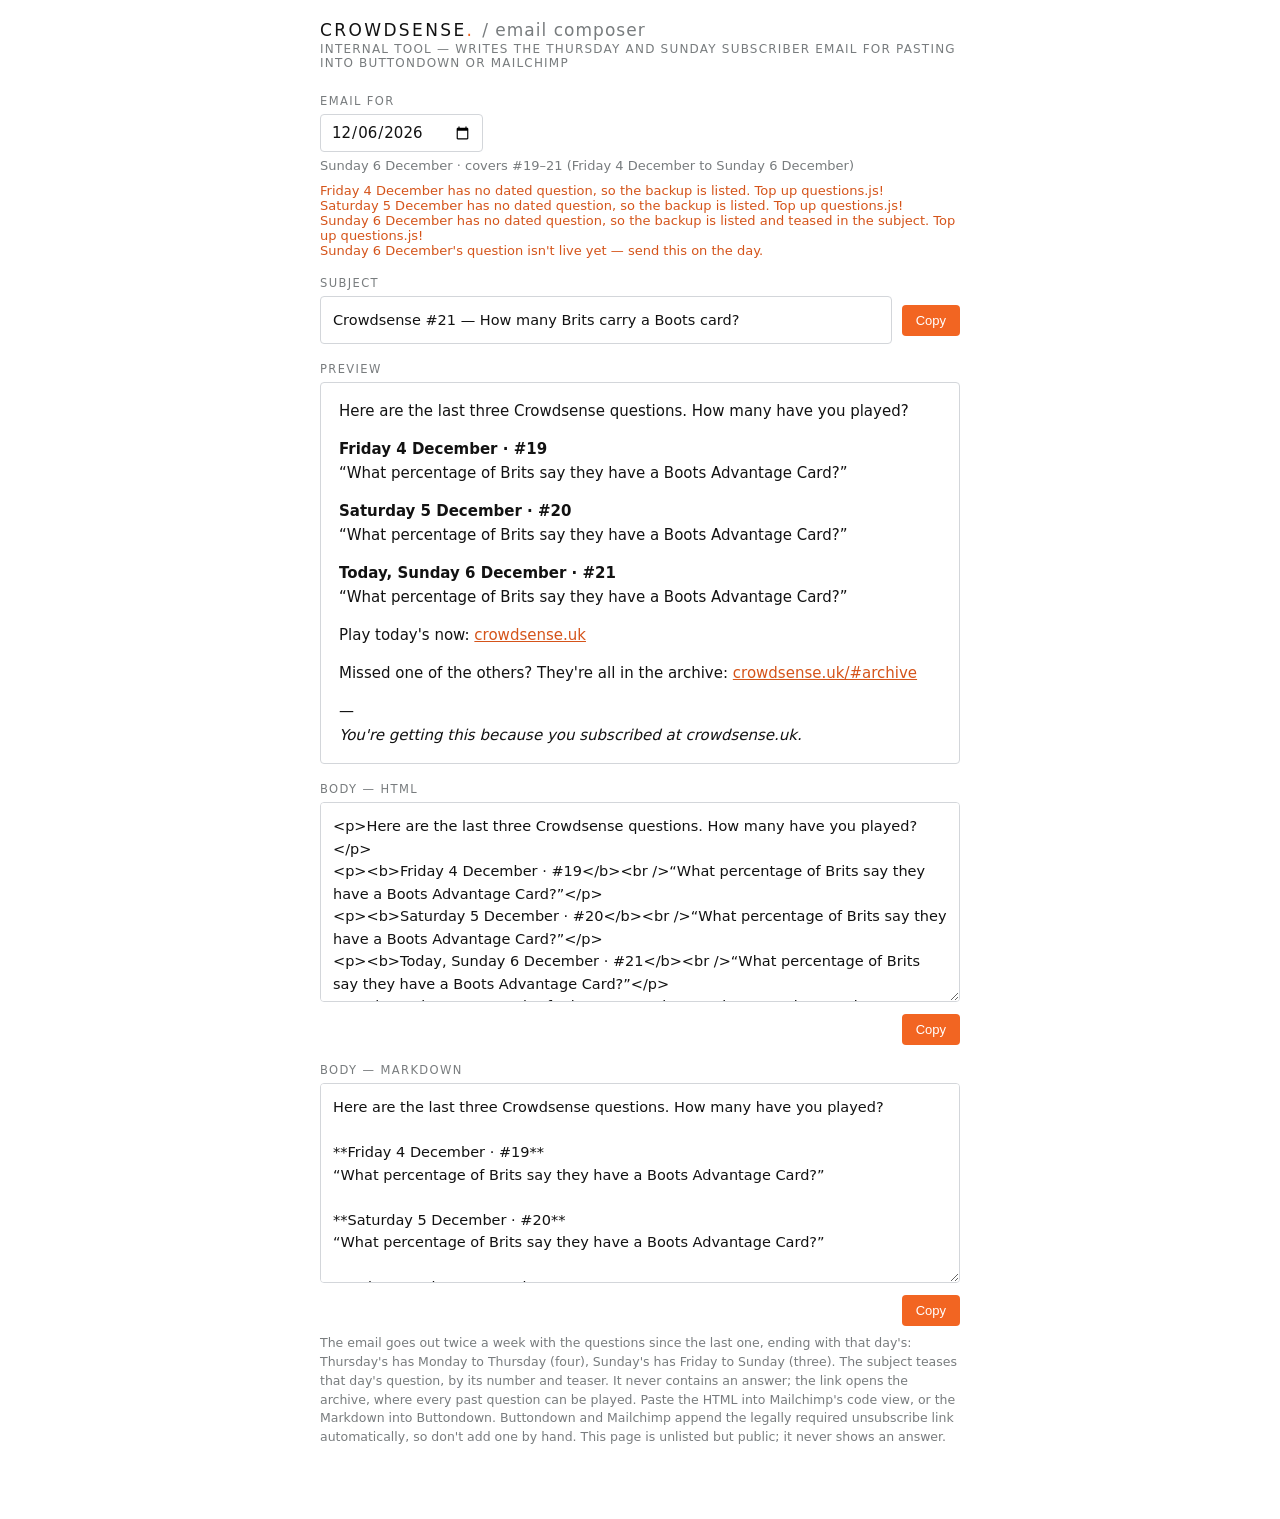
<file: email.html>
<!DOCTYPE html>
<html lang="en">
<head>
  <meta charset="UTF-8" />
  <meta name="viewport" content="width=device-width, initial-scale=1" />
  <title>Crowdsense — email composer</title>
  <meta name="robots" content="noindex" />
  <link rel="icon" href="data:image/svg+xml,%3Csvg xmlns='http://www.w3.org/2000/svg' viewBox='0 0 64 64'%3E%3Crect width='64' height='64' fill='white'/%3E%3Crect x='10' y='29' width='44' height='6' rx='3' fill='%23121212'/%3E%3Crect x='40' y='21.5' width='5' height='21' rx='2.5' fill='%23F26522'/%3E%3C/svg%3E" />
  <style>
    :root{
      --ink:#121212; --muted:#787c7e; --line:#d3d6da; --hairline:#e3e5e8;
      --accent:#f26522; --accent-deep:#d5541a;
      --sans:"Libre Franklin", ui-sans-serif, system-ui, -apple-system, "Segoe UI", Roboto, Helvetica, Arial, sans-serif;
    }
    *{ box-sizing:border-box }
    body{ margin:0; font-family:var(--sans); color:var(--ink); background:#fff;
          display:flex; flex-direction:column; align-items:center; padding:0 0 60px }
    .wrap{ width:min(640px,94vw) }
    .brand{ font-weight:500; font-size:17px; letter-spacing:.14em; text-transform:uppercase; margin:20px 0 2px }
    .brand span{ color:var(--accent) }
    .sub{ color:var(--muted); font-size:12px; letter-spacing:.1em; text-transform:uppercase; margin-bottom:24px }
    label{ display:block; font-size:11.5px; letter-spacing:.12em; text-transform:uppercase; color:var(--muted); margin:18px 0 6px }
    input[type=date]{
      font-family:inherit; font-size:15px; padding:8px 10px;
      border:1px solid var(--line); border-radius:4px; color:var(--ink);
    }
    .field{
      width:100%; font-family:inherit; font-size:14.5px; line-height:1.55; color:var(--ink);
      border:1px solid var(--line); border-radius:4px; padding:12px;
      background:#fff;
    }
    textarea.field{ min-height:200px; resize:vertical }
    select.field{ cursor:pointer }
    /* roughly how the mail client will render it */
    .preview{
      border:1px solid var(--line); border-radius:4px; padding:16px 18px;
      font-size:15px; line-height:1.6;
    }
    .preview p{ margin:0 0 14px }
    .preview p:last-child{ margin-bottom:0 }
    .preview a{ color:var(--accent-deep) }
    .row{ display:flex; align-items:center; justify-content:space-between; gap:10px }
    .copybtn{
      border:none; border-radius:4px; padding:8px 14px; cursor:pointer;
      background:var(--accent); color:#fff; font-weight:500; font-size:13px;
      transition:background .15s ease;
    }
    .copybtn:hover{ background:var(--accent-deep) }
    .note{ color:var(--muted); font-size:12.5px; line-height:1.5; margin-top:8px }
    .warn{ color:var(--accent-deep); font-size:13px; margin-top:10px }
    .meta{ color:var(--muted); font-size:13px; margin-top:6px; font-variant-numeric:tabular-nums }
    .toast{
      position:fixed; left:50%; top:18px; transform:translate(-50%,-8px);
      background:var(--ink); color:#fff; font-size:13px; padding:8px 14px; border-radius:4px;
      opacity:0; pointer-events:none; transition:opacity .18s ease, transform .18s ease;
    }
    .toast.show{ opacity:1; transform:translate(-50%,0) }
  </style>
</head>
<body>
  <div class="wrap">
    <div class="brand">Crowdsense<span>.</span> <span style="color:var(--muted);letter-spacing:.06em;text-transform:none;font-weight:400">/ email composer</span></div>
    <div class="sub">Internal tool — writes the Thursday and Sunday subscriber email for pasting into Buttondown or Mailchimp</div>

    <label for="day">Email for</label>
    <input type="date" id="day" />
    <div class="meta" id="meta"></div>
    <div class="warn" id="warn"></div>

    <label>Subject</label>
    <div class="row">
      <input class="field" id="subject" readonly />
      <button class="copybtn" data-copy="subject" type="button">Copy</button>
    </div>

    <label>Preview</label>
    <div class="preview" id="preview"></div>

    <label>Body — HTML</label>
    <textarea class="field" id="bodyHtml" readonly></textarea>
    <div class="row" style="justify-content:flex-end;margin-top:8px">
      <button class="copybtn" data-copy="bodyHtml" type="button">Copy</button>
    </div>

    <label>Body — Markdown</label>
    <textarea class="field" id="bodyMd" readonly></textarea>
    <div class="row" style="justify-content:flex-end;margin-top:8px">
      <button class="copybtn" data-copy="bodyMd" type="button">Copy</button>
    </div>

    <p class="note">The email goes out twice a week with the questions since the last one, ending with that day's: Thursday's has Monday to Thursday (four), Sunday's has Friday to Sunday (three). The subject teases that day's question, by its number and teaser. It never contains an answer; the link opens the archive, where every past question can be played. Paste the HTML into Mailchimp's code view, or the Markdown into Buttondown. Buttondown and Mailchimp append the legally required unsubscribe link automatically, so don't add one by hand. This page is unlisted but public; it never shows an answer.</p>
  </div>

  <div class="toast" id="toast">Copied</div>

  <script>
    // Keep in sync with CS_CONFIG in index.html
    var ANCHOR = "2026-07-20";
    // TEMPORARY, as SHOW_PICKS and SHOW_FROM in index.html: ten curated days
    // are #1–#10, so days from 26 Nov count on from #11 and the email lists
    // nothing earlier. Set SHOW_FROM to "" and SHOW_OFFSET to 0 to go back.
    var SHOW_FROM = "2026-11-26", SHOW_OFFSET = 10;
    var SITE_URL = "https://crowdsense.uk/";
  </script>
  <script src="questions.js?v=197"></script>
  <script>
  (function(){
    function $(id){ return document.getElementById(id); }
    function todayKeyLondon(){
      var p = new Intl.DateTimeFormat("en-GB",{timeZone:"Europe/London",year:"numeric",month:"2-digit",day:"2-digit"}).formatToParts(new Date());
      var o = {}; p.forEach(function(x){ o[x.type]=x.value; });
      return o.year+"-"+o.month+"-"+o.day;
    }
    function daysSince(aKey,bKey){
      var a=aKey.split("-").map(Number), b=bKey.split("-").map(Number);
      return Math.floor(Date.UTC(b[0],b[1]-1,b[2])/86400000)-Math.floor(Date.UTC(a[0],a[1]-1,a[2])/86400000);
    }
    function shiftKey(key,days){
      var p=key.split("-").map(Number);
      var d=new Date(Date.UTC(p[0],p[1]-1,p[2]));
      d.setUTCDate(d.getUTCDate()+days);
      return d.toISOString().slice(0,10);
    }
    function weekday(key){   // 0 Sunday … 6 Saturday
      var p=key.split("-").map(Number);
      return new Date(Date.UTC(p[0],p[1]-1,p[2])).getUTCDay();
    }
    function pickForKey(key){
      var dated = CS_QUESTIONS.filter(function(q){ return (q.date||"")===key; });
      if (dated.length) return dated[0];
      // same rule as the game: the taster before launch, the backup after
      var taster = CS_QUESTIONS.filter(function(q){ return q.taster; });
      if (daysSince(ANCHOR, key) < 0 && taster.length) return taster[0];
      var pool = CS_QUESTIONS.filter(function(q){ return !(q.date||"").length && !q.taster; });
      if (!pool.length) pool = CS_QUESTIONS.filter(function(q){ return !q.taster; });
      if (!pool.length) pool = CS_QUESTIONS;
      var sorted = pool.slice().sort(function(a,b){
        var x=String(a.question).toLowerCase(), y=String(b.question).toLowerCase();
        return x<y?-1:(x>y?1:0);
      });
      return sorted[Math.abs(daysSince(ANCHOR,key)) % sorted.length];
    }
    function hasDated(key){
      return CS_QUESTIONS.some(function(q){ return (q.date||"")===key; });
    }
    function fmtLong(key){
      var p=key.split("-").map(Number);
      return new Intl.DateTimeFormat("en-GB",{timeZone:"UTC",weekday:"long",day:"numeric",month:"long"}).format(new Date(Date.UTC(p[0],p[1]-1,p[2])));
    }

    // strip the **emphasis** markup the game understands
    function plain(text){ return String(text || "").replace(/\*\*/g, ""); }
    function esc(text){
      return String(text || "").replace(/&/g,"&amp;").replace(/</g,"&lt;").replace(/>/g,"&gt;");
    }

    // Subject-line hook: the hand-written teaser, or the question reworded
    // as a safety net for one added without
    function teaserFor(q){
      if (q.teaser) return q.teaser;
      return plain(q.question).replace(/^What percentage of\s+/i,"How many ");
    }

    // the numbers and the first day shown, as in the game
    var FROM = (SHOW_FROM && SHOW_FROM > ANCHOR) ? SHOW_FROM : ANCHOR;
    var OFFSET = FROM === ANCHOR ? 0 : SHOW_OFFSET;
    var SEND_DAYS = [0, 4];               // Sunday and Thursday
    var WORDS = ["no","one","two","three","four","five","six","seven"];
    var ARCHIVE_URL = SITE_URL + "#archive";
    // The email covers the days since the last send day, up to and
    // including its own: Thursday's has Monday to Thursday, Sunday's has
    // Friday to Sunday. The last of them is the day's question, the one the
    // subject teases. Neither shows a question before its day.
    function coveredDays(key){
      var from = shiftKey(key,-1);
      while (SEND_DAYS.indexOf(weekday(from)) === -1) from = shiftKey(from,-1);
      var days = [];
      for (var k = shiftKey(from,1); k <= key; k = shiftKey(k,1)) days.push(k);
      return days;
    }
    // the date picker opens on today if it is a send day, else the next one
    function nextSendDay(key){
      while (SEND_DAYS.indexOf(weekday(key)) === -1) key = shiftKey(key,1);
      return key;
    }

    function build(){
      var key = $("day").value;
      if (!key) return;
      var days = coveredDays(key).filter(function(k){ return daysSince(FROM,k) >= 0; });
      var warns = [];
      if (SEND_DAYS.indexOf(weekday(key)) === -1)
        warns.push("Emails go out on Thursdays and Sundays — this date is neither.");
      days.forEach(function(k){
        if (!hasDated(k)) warns.push(fmtLong(k) + " has no dated question, so the backup is listed" +
          (k === key ? " and teased in the subject" : "") + ". Top up questions.js!");
      });
      if (key > todayKeyLondon())
        warns.push(fmtLong(key) + "'s question isn't live yet — send this on the day.");
      $("warn").innerHTML = warns.map(esc).join("<br />");

      if (!days.length){
        $("meta").textContent = "Nothing to send — no puzzles in this range.";
        $("subject").value = ""; $("bodyHtml").value = ""; $("bodyMd").value = ""; $("preview").innerHTML = "";
        return;
      }
      var first = OFFSET+daysSince(FROM,days[0])+1, last = OFFSET+daysSince(FROM,days[days.length-1])+1;
      $("meta").textContent = fmtLong(key) + " · covers #" + first + (last > first ? "–" + last : "") +
        " (" + fmtLong(days[0]) + (days.length > 1 ? " to " + fmtLong(days[days.length-1]) : "") + ")";

      var n = days.length, word = WORDS[n] || String(n);
      // the subject teases the send day's own question, as the daily email did
      var dayNo = OFFSET+daysSince(FROM,key)+1;
      var subject = "Crowdsense #" + dayNo + " — " + teaserFor(pickForKey(key));
      var intro = n === 1 ? "Here's today's Crowdsense question:"
        : "Here are the last " + word + " Crowdsense questions. How many have you played?";

      var html = [], md = [];
      html.push("<p>" + esc(intro) + "</p>");
      md.push(intro, "");
      days.forEach(function(k){
        var head = (k === key ? "Today, " : "") + fmtLong(k) + " · #" + (OFFSET+daysSince(FROM,k)+1);
        var q = plain(pickForKey(k).question);
        html.push("<p><b>" + esc(head) + "</b><br />“" + esc(q) + "”</p>");
        // two trailing spaces keep the date and the question on separate lines
        md.push("**" + head + "**  ", "“" + q + "”", "");
      });
      html.push("<p>Play today's now: <a href=\"" + SITE_URL + "\">crowdsense.uk</a></p>");
      if (n > 1) html.push("<p>Missed one of the others? They're all in the archive: <a href=\"" + ARCHIVE_URL + "\">crowdsense.uk/#archive</a></p>");
      html.push("<p>—<br /><i>You're getting this because you subscribed at crowdsense.uk.</i></p>");
      md.push("Play today's now: " + SITE_URL, "");
      if (n > 1) md.push("Missed one of the others? They're all in the archive: " + ARCHIVE_URL, "");
      md.push("—  ");
      md.push("*You're getting this because you subscribed at crowdsense.uk.*");

      $("subject").value = subject;
      $("bodyHtml").value = html.join("\n");
      $("bodyMd").value = md.join("\n");
      $("preview").innerHTML = html.join("\n");
    }

    var toastTimer=null;
    function toast(msg){
      var t=$("toast"); t.textContent=msg; t.classList.add("show");
      if (toastTimer) clearTimeout(toastTimer);
      toastTimer=setTimeout(function(){ t.classList.remove("show"); },1600);
    }
    document.addEventListener("click",function(e){
      var b=e.target.closest("[data-copy]");
      if(!b) return;
      var el=$(b.getAttribute("data-copy"));
      el.select ? el.select() : null;
      var text=el.value;
      function done(){ toast("Copied"); }
      if (navigator.clipboard && navigator.clipboard.writeText){
        navigator.clipboard.writeText(text).then(done).catch(function(){
          document.execCommand("copy"); done();
        });
      } else { document.execCommand("copy"); done(); }
    });

    $("day").value = nextSendDay(todayKeyLondon());
    $("day").addEventListener("input", build);
    build();
  })();
  </script>
</body>
</html>
</file>
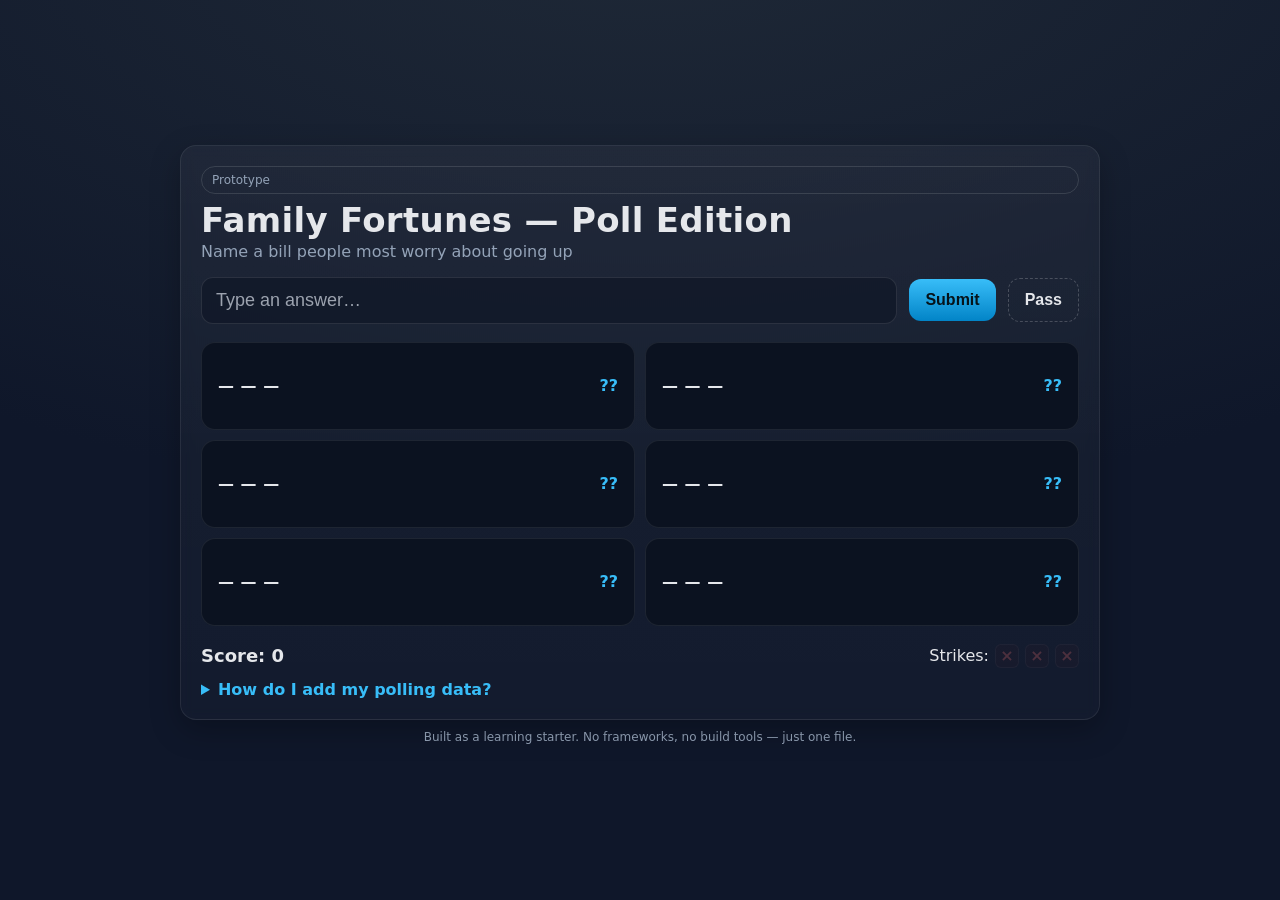
<file: family_fortunes_poll_game_no_code_code_starter.html>
<!DOCTYPE html>
<html lang="en">
<head>
  <meta charset="UTF-8" />
  <meta name="viewport" content="width=device-width, initial-scale=1" />
  <title>Family Fortunes — Poll Edition</title>
  <style>
    :root {
      --bg: #0f172a;      /* slate-900 */
      --card: #111827;    /* gray-900 */
      --muted: #94a3b8;   /* slate-400 */
      --text: #e5e7eb;    /* gray-200 */
      --accent: #38bdf8;  /* sky-400 */
      --success: #34d399; /* emerald-400 */
      --danger: #f87171;  /* red-400 */
    }
    html, body { height: 100%; }
    body {
      margin: 0; font-family: ui-sans-serif, system-ui, -apple-system, Segoe UI, Roboto, Helvetica, Arial, "Apple Color Emoji", "Segoe UI Emoji";
      background: radial-gradient(1200px 600px at 50% -10%, #1f2937, var(--bg));
      color: var(--text);
      display: grid; place-items: center;
    }
    .app { width: min(920px, 92vw); }
    .card {
      background: linear-gradient(180deg, rgba(255,255,255,0.04), rgba(255,255,255,0.02));
      border: 1px solid rgba(255,255,255,0.08);
      border-radius: 16px;
      padding: 20px; box-shadow: 0 10px 30px rgba(0,0,0,0.25);
      backdrop-filter: blur(6px);
    }
    .title {
      font-size: clamp(22px, 3.5vw, 34px);
      margin: 6px 0 2px; font-weight: 800; letter-spacing: 0.3px;
    }
    .subtitle { color: var(--muted); margin: 0 0 16px; }
    .row { display: flex; gap: 12px; flex-wrap: wrap; align-items: center; }
    input[type="text"] {
      flex: 1 1 280px; font-size: 18px; padding: 12px 14px; border-radius: 12px; border: 1px solid rgba(255,255,255,0.1);
      background: rgba(17,24,39,0.7); color: var(--text); outline: none;
    }
    input[type="text"]::placeholder { color: #9ca3af; }
    button {
      border: none; border-radius: 12px; padding: 12px 16px; font-size: 16px; font-weight: 700; cursor: pointer;
      background: linear-gradient(180deg, var(--accent), #0284c7); color: #06131a;
      transition: transform 0.05s ease-in-out; user-select: none;
    }
    button.secondary { background: linear-gradient(180deg, #6ee7b7, #059669); color: #062016; }
    button.ghost { background: transparent; border: 1px dashed rgba(255,255,255,0.2); color: var(--text); }
    button:active { transform: translateY(1px); }

    .board { display: grid; grid-template-columns: repeat(2, 1fr); gap: 10px; margin: 18px 0; }
    .tile {
      background: #0b1220; border: 1px solid rgba(255,255,255,0.08); border-radius: 14px; padding: 14px 16px;
      display: flex; align-items: center; justify-content: space-between; min-height: 58px; font-weight: 800;
    }
    .tile.revealed { background: #0e1a2c; }
    .answer { text-transform: uppercase; letter-spacing: 0.5px; }
    .points { color: var(--accent); font-variant-numeric: tabular-nums; }

    .hud { display: flex; justify-content: space-between; align-items: center; gap: 12px; flex-wrap: wrap; }
    .score { font-weight: 800; font-size: 18px; }
    .strikes { display: flex; gap: 6px; align-items: center; }
    .strike {
      width: 22px; height: 22px; border-radius: 6px; border: 1px solid rgba(255,255,255,0.15);
      display: grid; place-items: center; font-weight: 900; color: var(--danger);
      background: rgba(255,0,0,0.08);
    }
    .pill { font-size: 12px; padding: 6px 10px; border: 1px solid rgba(255,255,255,0.12); border-radius: 999px; color: var(--muted); }

    details.howto { margin-top: 12px; }
    details.howto summary { cursor: pointer; color: var(--accent); font-weight: 700; }
    .footer { color: var(--muted); font-size: 12px; text-align: center; margin-top: 10px; }
    .hidden { display: none !important; }

    @media (max-width: 640px) {
      .board { grid-template-columns: 1fr; }
    }
  </style>
</head>
<body>
  <div class="app">
    <div class="card">
      <div class="pill">Prototype</div>
      <h1 class="title">Family Fortunes — Poll Edition</h1>
      <p class="subtitle" id="questionText">Loading…</p>

      <div class="row" style="margin-bottom: 8px;">
        <input id="guessInput" type="text" placeholder="Type an answer…" autocomplete="off" />
        <button id="guessBtn">Submit</button>
        <button id="passBtn" class="ghost" title="Skip to next question">Pass</button>
      </div>

      <div class="board" id="board"></div>

      <div class="hud">
        <div class="score">Score: <span id="score">0</span></div>
        <div class="strikes" aria-live="polite">
          <span>Strikes:</span>
          <div id="strike1" class="strike">×</div>
          <div id="strike2" class="strike">×</div>
          <div id="strike3" class="strike">×</div>
        </div>
        <button id="nextBtn" class="secondary hidden">Next question</button>
      </div>

      <details class="howto"><summary>How do I add my polling data?</summary>
        <div style="margin-top: 10px; color: var(--text);">
          <ol>
            <li>Replace the <code>QUESTIONS</code> array in the script with your own questions and answers (top 5–8). Use <code>score</code> as the % from your poll.</li>
            <li>Optionally, publish a Google Sheet as CSV and fetch it (see commented code near <code>loadQuestions()</code>).</li>
            <li>Re-deploy by uploading this single file to Netlify / Vercel / GitHub Pages.</li>
          </ol>
        </div>
      </details>
    </div>

    <p class="footer">Built as a learning starter. No frameworks, no build tools — just one file.</p>
  </div>

  <script>
    // =====================
    // 1) SAMPLE DATA (edit me)
    // =====================
    // Each question has an array of answers. Include optional aliases for more forgiving matching.
    const QUESTIONS = [
      {
        question: "Name a bill people most worry about going up",
        answers: [
          { text: "Energy", aliases: ["gas", "electric", "electricity", "power", "heating"], score: 42 },
          { text: "Rent", aliases: ["renting"], score: 18 },
          { text: "Mortgage", aliases: ["mortgages"], score: 14 },
          { text: "Water", aliases: ["water rates"], score: 10 },
          { text: "Council Tax", aliases: ["council", "local tax"], score: 9 },
          { text: "Food", aliases: ["groceries", "supermarket"], score: 5 }
        ]
      },
      {
        question: "Name something water companies should be most accountable for",
        answers: [
          { text: "Sewage spills", aliases: ["sewage", "discharges", "overflows"], score: 39 },
          { text: "Water quality", aliases: ["clean water", "drinking water"], score: 26 },
          { text: "Leak reduction", aliases: ["leaks", "pipe leaks"], score: 16 },
          { text: "Bill fairness", aliases: ["fair bills", "pricing"], score: 11 },
          { text: "Investment", aliases: ["infrastructure", "capital"], score: 8 }
        ]
      }
    ];

    // =====================
    // 2) STATE
    // =====================
    let idx = 0;
    let score = 0;
    let revealed = new Set();
    let strikes = 0;

    const els = {
      questionText: document.getElementById('questionText'),
      board: document.getElementById('board'),
      input: document.getElementById('guessInput'),
      guessBtn: document.getElementById('guessBtn'),
      passBtn: document.getElementById('passBtn'),
      nextBtn: document.getElementById('nextBtn'),
      score: document.getElementById('score'),
      strike1: document.getElementById('strike1'),
      strike2: document.getElementById('strike2'),
      strike3: document.getElementById('strike3'),
    };

    // =====================
    // 3) HELPERS
    // =====================
    const norm = s => s.toLowerCase().replace(/[^a-z0-9\s-]/g, '').trim();

    function renderQuestion() {
      const q = QUESTIONS[idx];
      els.questionText.textContent = q.question;
      els.board.innerHTML = '';
      revealed = new Set();
      strikes = 0;
      updateStrikes();
      els.nextBtn.classList.add('hidden');
      els.input.value = '';
      els.input.focus();

      const count = Math.min(q.answers.length, 8);
      for (let i = 0; i < count; i++) {
        const tile = document.createElement('div');
        tile.className = 'tile';
        tile.dataset.index = i;
        tile.innerHTML = `<span class="answer">— — —</span><span class="points">??</span>`;
        els.board.appendChild(tile);
      }
    }

    function reveal(i) {
      const q = QUESTIONS[idx];
      const ans = q.answers[i];
      const tile = [...els.board.children][i];
      if (!tile || !ans) return;
      tile.classList.add('revealed');
      tile.querySelector('.answer').textContent = ans.text;
      tile.querySelector('.points').textContent = ans.score;
      revealed.add(i);
      score += ans.score;
      els.score.textContent = score;

      // If all revealed, allow next question
      const totalToReveal = Math.min(q.answers.length, els.board.children.length);
      if (revealed.size >= totalToReveal) {
        els.nextBtn.classList.remove('hidden');
      }
    }

    function updateStrikes() {
      [els.strike1, els.strike2, els.strike3].forEach((el, i) => {
        el.style.opacity = strikes > i ? 1 : 0.25;
      });
    }

    function handleGuess() {
      const guess = norm(els.input.value);
      if (!guess) return;
      const q = QUESTIONS[idx];

      // Find matching unrevealed answer
      let foundIndex = -1;
      q.answers.forEach((ans, i) => {
        if (foundIndex !== -1) return; // already found
        if (revealed.has(i)) return;
        const candidates = [ans.text, ...(ans.aliases || [])].map(norm);
        if (candidates.includes(guess)) foundIndex = i;
      });

      if (foundIndex !== -1) {
        reveal(foundIndex);
        els.input.value = '';
        els.input.focus();
      } else {
        // wrong answer => strike
        strikes = Math.min(strikes + 1, 3);
        updateStrikes();
        if (strikes >= 3) {
          // reveal the rest
          q.answers.forEach((_, i) => { if (!revealed.has(i)) reveal(i); });
          els.nextBtn.classList.remove('hidden');
        }
      }
    }

    function nextQuestion() {
      idx = (idx + 1) % QUESTIONS.length;
      renderQuestion();
    }

    // =====================
    // 4) OPTIONAL: load questions from a Google Sheet (CSV)
    // Publish your sheet (File → Share → Publish to web → CSV). Then uncomment and set SHEET_CSV_URL.
    // const SHEET_CSV_URL = "https://docs.google.com/spreadsheets/d/.../pub?output=csv";
    async function loadQuestions() {
      // If using a sheet, fetch & parse here and return an array like QUESTIONS.
      // For example CSV columns: question,answer,score,aliases (aliases separated by |)
      // const csv = await fetch(SHEET_CSV_URL).then(r => r.text());
      // const rows = csv.split(/\r?\n/).map(r => r.split(','));
      // // Group by question
      // const byQ = new Map();
      // for (const [question, answer, score, aliases] of rows.slice(1)) {
      //   if (!byQ.has(question)) byQ.set(question, []);
      //   byQ.get(question).push({ text: answer, score: Number(score)||0, aliases: (aliases||'').split('|').filter(Boolean) });
      // }
      // return [...byQ.entries()].map(([question, answers]) => ({ question, answers }));
      return QUESTIONS; // default to embedded sample
    }

    // =====================
    // 5) WIRE UP UI
    // =====================
    els.guessBtn.addEventListener('click', handleGuess);
    els.input.addEventListener('keydown', (e) => { if (e.key === 'Enter') handleGuess(); });
    els.passBtn.addEventListener('click', nextQuestion);
    els.nextBtn.addEventListener('click', nextQuestion);

    // Init
    (async function init(){
      // You could shuffle questions here if desired
      // QUESTIONS.sort(() => Math.random() - 0.5);
      const data = await loadQuestions();
      if (Array.isArray(data) && data.length) {
        // Replace QUESTIONS if loaded externally
        if (data !== QUESTIONS) {
          while (QUESTIONS.length) QUESTIONS.pop();
          data.forEach(q => QUESTIONS.push(q));
        }
      }
      renderQuestion();
    })();
  </script>
</body>
</html>
</file>
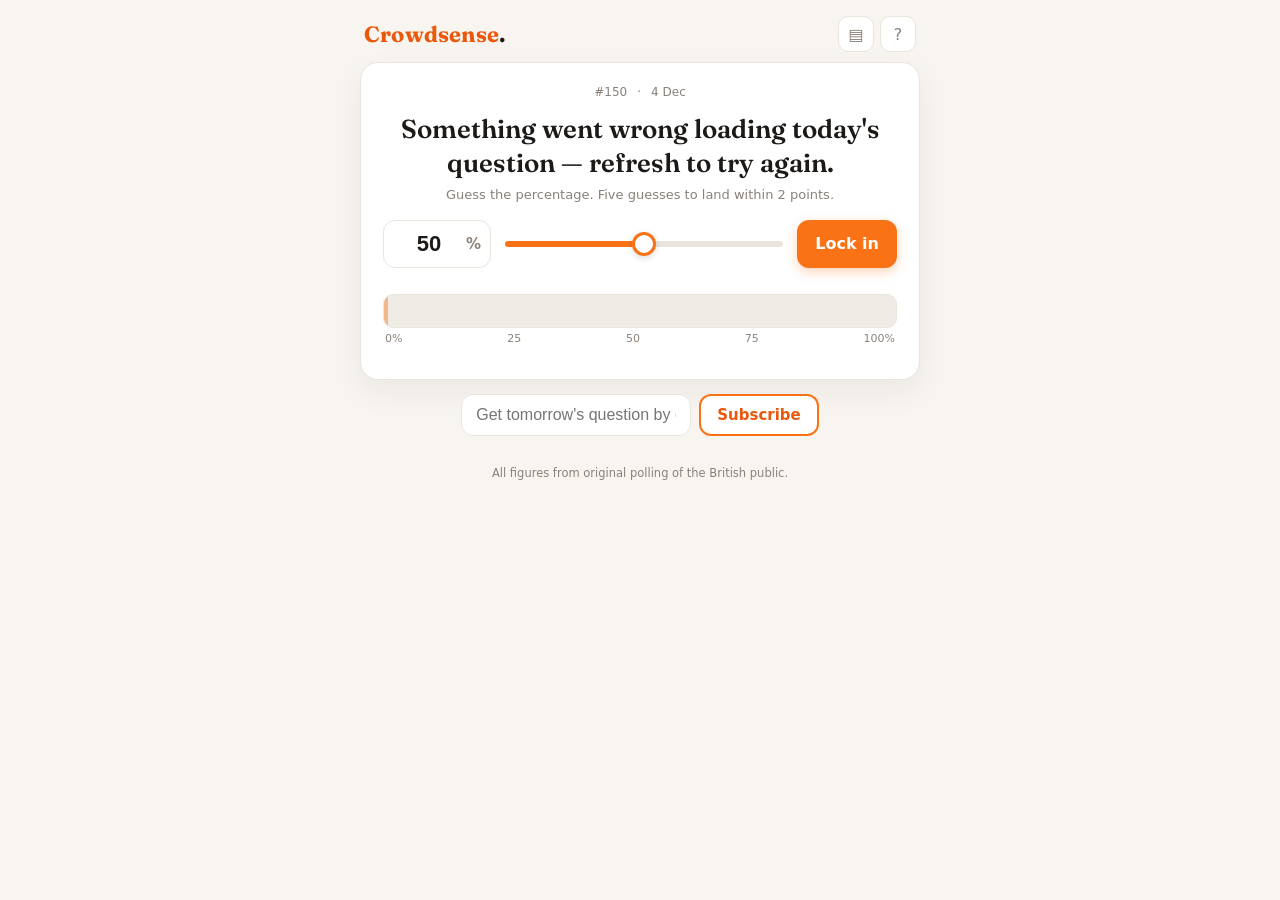
<file: index (1).html>
<!DOCTYPE html>
<html lang="en">
<head>
  <meta charset="UTF-8" />
  <meta name="viewport" content="width=device-width, initial-scale=1" />
  <title>Crowdsense — how well do you know the British public?</title>
  <meta name="description" content="A daily guessing game. We asked the British public. You guess what percentage said yes." />

  <!-- Social cards -->
  <meta property="og:title" content="Crowdsense" />
  <meta property="og:description" content="One real polling question a day. Guess what percentage of the British public said it. Five guesses. Two points of grace." />
  <meta property="og:type" content="website" />
  <meta name="twitter:card" content="summary" />

  <link rel="preconnect" href="https://fonts.googleapis.com" />
  <link rel="preconnect" href="https://fonts.gstatic.com" crossorigin />
  <link href="https://fonts.googleapis.com/css2?family=Fraunces:opsz,wght@9..144,500;9..144,600;9..144,700&display=swap" rel="stylesheet" />

  <style>
    :root{
      --bg:#f8f5f0;
      --card:#ffffff;
      --ink:#1c1917;
      --muted:#8a8178;
      --line:#e9e4dc;
      --accent:#f97316;
      --accent-deep:#ea580c;
      --accent-soft:#fff3e8;
      /* heat scale */
      --cold:#3568c9;
      --cool:#d9a514;
      --warm:#f97316;
      --hot:#d93025;
      --win:#1a8a3c;
      --win-soft:#e8f6ec;
      --radius:14px;
      --serif:"Fraunces", Georgia, serif;
      --sans:ui-sans-serif, system-ui, -apple-system, "Segoe UI", Roboto, Helvetica, Arial, sans-serif;
    }
    *{ box-sizing:border-box }
    html,body{ height:100% }
    body{
      margin:0;
      font-family:var(--sans);
      background:var(--bg);
      color:var(--ink);
      display:flex; flex-direction:column; align-items:center;
      min-height:100vh;
      padding:0 0 40px;
    }
    .hidden{ display:none !important }
    button{ font-family:inherit }

    /* ---------- Header ---------- */
    .sitebar{
      width:min(560px,94vw);
      display:flex; align-items:center; justify-content:space-between;
      padding:16px 4px 10px;
    }
    .brand{
      font-family:var(--serif);
      font-weight:700; font-size:22px; letter-spacing:.2px;
      color:var(--accent-deep);
    }
    .brand .dot{ color:var(--ink) }
    .iconbtns{ display:flex; gap:6px }
    .iconbtn{
      width:36px; height:36px; border-radius:10px;
      border:1px solid var(--line); background:var(--card);
      font-size:16px; cursor:pointer; color:var(--muted);
      display:grid; place-items:center;
      transition:border-color .15s ease, color .15s ease, transform .05s ease;
    }
    .iconbtn:hover{ border-color:var(--accent); color:var(--accent-deep) }
    .iconbtn:active{ transform:translateY(1px) }
    .iconbtn:focus-visible{ outline:3px solid rgba(249,115,22,.35); outline-offset:2px }

    /* ---------- Card ---------- */
    .app{ width:min(560px,94vw) }
    .card{
      background:var(--card);
      border:1px solid var(--line);
      border-radius:18px;
      padding:22px 22px 18px;
      box-shadow:0 12px 32px rgba(28,25,23,.06);
    }
    .datebar{
      display:flex; align-items:center; justify-content:center; gap:10px;
      color:var(--muted); font-size:12px; margin-bottom:14px;
      font-variant-numeric:tabular-nums;
    }
    .streak{ font-weight:800; color:var(--accent-deep) }

    .question{
      font-family:var(--serif);
      font-weight:600;
      font-size:clamp(20px, 4.6vw, 26px);
      line-height:1.3;
      text-align:center;
      margin:0 0 6px;
      text-wrap:balance;
    }
    .kicker{
      text-align:center; color:var(--muted); font-size:13px; margin:0 0 18px;
    }

    /* ---------- Input row ---------- */
    .guessrow{ display:flex; gap:10px; align-items:stretch; }
    .pctwrap{
      position:relative; flex:0 0 108px;
    }
    .pctwrap input{
      width:100%; height:100%;
      font-size:22px; font-weight:800; font-variant-numeric:tabular-nums;
      text-align:center;
      padding:10px 26px 10px 10px;
      border-radius:12px; border:1.5px solid var(--line); background:#fff; color:var(--ink);
      outline:none;
      transition:border-color .15s ease, box-shadow .15s ease;
    }
    .pctwrap input:focus{ border-color:var(--accent); box-shadow:0 0 0 4px rgba(249,115,22,.14) }
    .pctwrap .pct{
      position:absolute; right:10px; top:50%; transform:translateY(-50%);
      color:var(--muted); font-weight:700; font-size:15px; pointer-events:none;
    }
    /* hide number spinners */
    .pctwrap input::-webkit-outer-spin-button,
    .pctwrap input::-webkit-inner-spin-button{ -webkit-appearance:none; margin:0 }
    .pctwrap input[type=number]{ -moz-appearance:textfield; appearance:textfield }

    .sliderwrap{ flex:1; display:flex; align-items:center; padding:0 2px }
    input[type=range]{
      width:100%; -webkit-appearance:none; appearance:none;
      height:6px; border-radius:999px;
      background:linear-gradient(90deg, var(--accent) var(--fill,50%), var(--line) var(--fill,50%));
      outline:none;
    }
    input[type=range]::-webkit-slider-thumb{
      -webkit-appearance:none; appearance:none;
      width:24px; height:24px; border-radius:50%;
      background:#fff; border:3px solid var(--accent);
      box-shadow:0 2px 6px rgba(0,0,0,.15); cursor:pointer;
    }
    input[type=range]::-moz-range-thumb{
      width:20px; height:20px; border-radius:50%;
      background:#fff; border:3px solid var(--accent);
      box-shadow:0 2px 6px rgba(0,0,0,.15); cursor:pointer;
    }
    input[type=range]:focus-visible{ outline:3px solid rgba(249,115,22,.35); outline-offset:4px }

    .submitbtn{
      flex:0 0 auto;
      border:none; border-radius:12px; padding:12px 18px;
      font-size:16px; font-weight:800; cursor:pointer;
      background:var(--accent); color:#fff;
      box-shadow:0 4px 12px rgba(249,115,22,.30);
      transition:background .15s ease, transform .05s ease, box-shadow .15s ease;
    }
    .submitbtn:hover{ background:var(--accent-deep) }
    .submitbtn:active{ transform:translateY(1px); box-shadow:0 2px 6px rgba(249,115,22,.25) }
    .submitbtn:disabled{ background:var(--line); color:var(--muted); box-shadow:none; cursor:default }
    .submitbtn:focus-visible{ outline:3px solid rgba(249,115,22,.35); outline-offset:2px }

    .guessesleft{
      display:flex; gap:6px; justify-content:center; margin:12px 0 4px;
    }
    .gdot{
      width:9px; height:9px; border-radius:50%;
      background:var(--line);
      transition:background .2s ease, transform .2s ease;
    }
    .gdot.used{ background:var(--accent); }
    .gdot.lost{ background:#d1cbc2 }

    /* ---------- The squeeze track ---------- */
    .trackblock{ margin:14px 0 6px }
    .track{
      position:relative; height:34px; border-radius:10px;
      background:#efece6;
      overflow:hidden;
      border:1px solid var(--line);
    }
    .track-window{
      position:absolute; top:0; bottom:0;
      background:linear-gradient(180deg, #fff7ee, var(--accent-soft));
      border-left:2px solid rgba(249,115,22,.45);
      border-right:2px solid rgba(249,115,22,.45);
      transition:left .5s cubic-bezier(.2,.8,.2,1), width .5s cubic-bezier(.2,.8,.2,1);
    }
    .tick{
      position:absolute; top:0; bottom:0; width:2px;
      background:var(--muted); opacity:.75;
      transform:translateX(-1px);
    }
    .tick::after{
      content:attr(data-v);
      position:absolute; top:2px; left:4px;
      font-size:10px; font-weight:700; color:var(--muted);
      font-variant-numeric:tabular-nums;
    }
    .answer-marker{
      position:absolute; top:0; bottom:0; width:3px;
      background:var(--win);
      transform:translateX(-1.5px);
      left:0%;
      transition:left 1.2s cubic-bezier(.2,.85,.25,1);
    }
    .answer-marker::after{
      content:attr(data-v);
      position:absolute; bottom:2px; left:5px;
      font-size:12px; font-weight:800; color:var(--win);
      font-variant-numeric:tabular-nums;
    }
    .scale{
      display:flex; justify-content:space-between;
      color:var(--muted); font-size:11px; margin-top:4px; padding:0 2px;
      font-variant-numeric:tabular-nums;
    }

    /* ---------- Guess ledger ---------- */
    .ledger{ display:flex; flex-direction:column; gap:8px; margin:12px 0 4px }
    .lrow{
      display:flex; align-items:center; gap:12px;
      background:#fcfaf7; border:1px solid var(--line); border-radius:12px;
      padding:9px 12px;
      animation:rowin .3s ease;
    }
    @keyframes rowin{ from{ opacity:0; transform:translateY(-4px) } to{ opacity:1; transform:none } }
    .lnum{ color:var(--muted); font-size:12px; font-weight:700; width:16px }
    .lval{
      font-weight:800; font-size:18px; font-variant-numeric:tabular-nums; width:56px;
    }
    .ldir{ font-size:14px; font-weight:700; color:var(--muted); flex:1 }
    .chip{
      font-size:12px; font-weight:800; letter-spacing:.3px;
      padding:4px 10px; border-radius:999px; color:#fff;
    }
    .chip.cold{ background:var(--cold) }
    .chip.cool{ background:var(--cool) }
    .chip.warm{ background:var(--warm) }
    .chip.hot{ background:var(--hot) }
    .chip.target{ background:var(--win) }

    /* ---------- Reveal panel ---------- */
    .reveal{
      margin-top:14px; border-top:1px dashed var(--line); padding-top:16px;
      text-align:center;
      animation:rowin .4s ease;
    }
    .verdict{
      font-family:var(--serif); font-weight:700;
      font-size:clamp(18px, 4.5vw, 24px);
      margin:0 0 4px;
    }
    .verdict.win{ color:var(--win) }
    .verdict.loss{ color:var(--hot) }
    .bignum{
      font-family:var(--serif); font-weight:700;
      font-size:clamp(40px, 12vw, 64px);
      line-height:1; margin:6px 0 2px;
      color:var(--accent-deep);
      font-variant-numeric:tabular-nums;
    }
    .note{ color:var(--ink); font-size:14.5px; line-height:1.5; margin:10px auto 4px; max-width:44ch }
    .source-note{ color:var(--muted); font-size:12px; margin:8px 0 14px }
    .sharebtn{
      border:none; border-radius:12px; padding:13px 26px;
      font-size:16px; font-weight:800; cursor:pointer;
      background:var(--win); color:#fff;
      box-shadow:0 4px 12px rgba(26,138,60,.28);
      transition:filter .15s ease, transform .05s ease;
    }
    .sharebtn:hover{ filter:brightness(1.07) }
    .sharebtn:active{ transform:translateY(1px) }
    .countdown{
      color:var(--muted); font-size:13px; margin-top:12px;
      font-variant-numeric:tabular-nums;
    }
    .countdown b{ color:var(--ink) }

    /* ---------- Toast ---------- */
    .toast{
      position:fixed; left:50%; top:18px; transform:translate(-50%,-8px);
      background:var(--ink); color:#fff; font-size:14px; font-weight:600;
      padding:10px 16px; border-radius:999px;
      opacity:0; pointer-events:none; z-index:80;
      transition:opacity .18s ease, transform .18s ease;
      max-width:90vw; text-align:center;
    }
    .toast.show{ opacity:1; transform:translate(-50%,0) }

    @keyframes shake{
      0%,100%{ transform:translateX(0) } 20%{ transform:translateX(-5px) }
      40%{ transform:translateX(5px) } 60%{ transform:translateX(-3px) } 80%{ transform:translateX(3px) }
    }
    .shake{ animation:shake .4s ease }

    /* ---------- Email ---------- */
    .below{ width:min(560px,94vw); margin-top:14px; text-align:center }
    .email-form{ display:flex; gap:8px; justify-content:center; flex-wrap:wrap }
    .email-form input[type=email]{
      min-width:230px; border:1.5px solid var(--line); border-radius:12px;
      padding:11px 14px; font-size:16px; outline:none; background:#fff; color:var(--ink);
      transition:border-color .15s ease, box-shadow .15s ease;
    }
    .email-form input[type=email]:focus{ border-color:var(--accent); box-shadow:0 0 0 4px rgba(249,115,22,.14) }
    .email-btn{
      border:2px solid var(--accent); border-radius:12px; padding:10px 16px;
      font-size:15px; font-weight:800; cursor:pointer;
      background:#fff; color:var(--accent-deep);
      transition:background .15s ease;
    }
    .email-btn:hover{ background:var(--accent-soft) }
    .email-msg{ font-size:12px; color:var(--muted); width:100%; margin-top:4px }
    .foot{ color:var(--muted); font-size:11.5px; margin-top:18px }

    /* ---------- Modals ---------- */
    .modal-root{ position:fixed; inset:0; z-index:60 }
    .modal-backdrop{ position:absolute; inset:0; background:rgba(28,25,23,.45) }
    .modal-card{
      position:absolute; left:50%; top:50%; transform:translate(-50%,-50%);
      width:min(440px,92vw); max-height:86vh; overflow:auto;
      background:#fff; border:1px solid var(--line); border-radius:16px;
      box-shadow:0 25px 60px rgba(0,0,0,.25); padding:22px;
    }
    .modal-title{ font-family:var(--serif); font-weight:700; font-size:20px; margin:0 0 10px }
    .modal-body{ color:#3f3a34; font-size:14.5px; line-height:1.55 }
    .modal-body p{ margin:0 0 10px }
    .modal-close{
      position:absolute; top:12px; right:12px;
      width:32px; height:32px; border-radius:9px;
      border:1px solid var(--line); background:#fff; cursor:pointer; color:var(--muted); font-size:15px;
    }
    .legend{ display:flex; flex-direction:column; gap:6px; margin-top:8px }
    .legend .lg{ display:flex; align-items:center; gap:10px; font-size:13.5px }

    /* Stats */
    .statgrid{ display:grid; grid-template-columns:repeat(4,1fr); gap:6px; margin:6px 0 16px; text-align:center }
    .stat .v{ font-family:var(--serif); font-weight:700; font-size:26px; font-variant-numeric:tabular-nums }
    .stat .l{ color:var(--muted); font-size:10.5px; text-transform:uppercase; letter-spacing:.6px }
    .disthead{ font-size:12px; font-weight:800; color:var(--muted); text-transform:uppercase; letter-spacing:.6px; margin-bottom:8px }
    .distrow{ display:flex; align-items:center; gap:8px; margin-bottom:5px; font-size:12.5px; font-variant-numeric:tabular-nums }
    .distrow .g{ width:12px; color:var(--muted); font-weight:700 }
    .distbar{
      background:var(--accent); color:#fff; font-weight:800;
      border-radius:5px; padding:2px 7px; min-width:20px; text-align:right;
      transition:width .4s ease;
    }
    .distbar.zero{ background:var(--line); color:var(--muted) }
    .firsterr{ margin-top:14px; font-size:13.5px; color:#3f3a34; background:var(--accent-soft); border-radius:10px; padding:10px 12px }
    .firsterr b{ color:var(--accent-deep) }

    @media (prefers-reduced-motion: reduce){
      *{ animation:none !important; transition:none !important }
    }

    @media (max-width:420px){
      .guessrow{ flex-wrap:wrap }
      .pctwrap{ flex:1 1 40% }
      .submitbtn{ flex:1 1 100%; order:3 }
      .sliderwrap{ flex:1 1 100%; order:2; padding:6px 4px 0 }
    }
  </style>
</head>
<body>

  <header class="sitebar">
    <div class="brand">Crowdsense<span class="dot">.</span></div>
    <div class="iconbtns">
      <button id="statsBtn" class="iconbtn" title="Your stats" aria-label="Your stats">▤</button>
      <button id="helpBtn" class="iconbtn" title="How to play" aria-label="How to play">?</button>
    </div>
  </header>

  <main class="app">
    <div class="card" id="card">
      <div class="datebar">
        <span id="puzzleNo"></span>
        <span>·</span>
        <span id="dailyDate"></span>
        <span id="streakBadge" class="streak hidden"></span>
      </div>

      <h1 class="question" id="questionText">Loading today's question…</h1>
      <p class="kicker">Guess the percentage. Five guesses to land within 2 points.</p>

      <div class="guessrow" id="guessRow">
        <div class="pctwrap">
          <input id="guessInput" type="number" inputmode="numeric" min="0" max="100" step="1" value="50" aria-label="Your guess, percent" />
          <span class="pct">%</span>
        </div>
        <div class="sliderwrap">
          <input id="guessSlider" type="range" min="0" max="100" step="1" value="50" aria-label="Your guess slider" />
        </div>
        <button id="guessBtn" class="submitbtn" type="button">Lock in</button>
      </div>

      <div class="guessesleft" id="guessDots" aria-label="Guesses used"></div>

      <div class="trackblock">
        <div class="track" id="track">
          <div class="track-window" id="trackWindow"></div>
          <div class="answer-marker hidden" id="answerMarker"></div>
        </div>
        <div class="scale"><span>0%</span><span>25</span><span>50</span><span>75</span><span>100%</span></div>
      </div>

      <div class="ledger" id="ledger"></div>

      <div class="reveal hidden" id="reveal">
        <p class="verdict" id="verdict"></p>
        <div class="bignum" id="bigAnswer"></div>
        <p class="note" id="answerNote"></p>
        <p class="source-note" id="sourceNote"></p>
        <button id="shareBtn" class="sharebtn" type="button">Share your result</button>
        <p class="countdown">Next question in <b id="countdown">—</b></p>
      </div>
    </div>

    <div class="below">
      <form id="emailForm" class="email-form" action="https://formspree.io/f/mgvnzepd" method="POST">
        <input id="emailInput" name="email" type="email" placeholder="Get tomorrow's question by email" required autocomplete="email" />
        <button type="submit" class="email-btn">Subscribe</button>
        <span id="emailMsg" class="email-msg" role="status" aria-live="polite"></span>
      </form>
      <p class="foot">All figures from original polling of the British public.</p>
    </div>
  </main>

  <div id="toast" class="toast" role="status" aria-live="polite"></div>

  <!-- How to play -->
  <div id="helpModal" class="modal-root hidden" role="dialog" aria-modal="true" aria-labelledby="helpTitle">
    <div class="modal-backdrop" data-close="helpModal"></div>
    <div class="modal-card">
      <button class="modal-close" data-close="helpModal" aria-label="Close">✕</button>
      <h2 class="modal-title" id="helpTitle">How to play</h2>
      <div class="modal-body">
        <p>Each day we take one real question we've polled the British public on — and you guess what percentage said it.</p>
        <p>You have <b>5 guesses</b> to land within <b>2 points</b> of the real figure. After each guess you'll learn whether the answer is higher or lower, and how close you are:</p>
        <div class="legend">
          <div class="lg"><span class="chip target">🎯 Within 2</span> You win</div>
          <div class="lg"><span class="chip hot">Hot</span> Within 5</div>
          <div class="lg"><span class="chip warm">Warm</span> Within 10</div>
          <div class="lg"><span class="chip cool">Cool</span> Within 20</div>
          <div class="lg"><span class="chip cold">Cold</span> More than 20 away</div>
        </div>
        <p style="margin-top:12px">The window narrows with every guess. So do your options. New question daily at midnight, London time.</p>
      </div>
    </div>
  </div>

  <!-- Stats -->
  <div id="statsModal" class="modal-root hidden" role="dialog" aria-modal="true" aria-labelledby="statsTitle">
    <div class="modal-backdrop" data-close="statsModal"></div>
    <div class="modal-card">
      <button class="modal-close" data-close="statsModal" aria-label="Close">✕</button>
      <h2 class="modal-title" id="statsTitle">Your stats</h2>
      <div class="modal-body">
        <div class="statgrid">
          <div class="stat"><div class="v" id="stPlayed">0</div><div class="l">Played</div></div>
          <div class="stat"><div class="v" id="stWin">0%</div><div class="l">Win rate</div></div>
          <div class="stat"><div class="v" id="stStreak">0</div><div class="l">Streak</div></div>
          <div class="stat"><div class="v" id="stMax">0</div><div class="l">Best</div></div>
        </div>
        <div class="disthead">Guess distribution</div>
        <div id="distRows"></div>
        <div class="firsterr" id="firstErr"></div>
      </div>
    </div>
  </div>

  <script src="questions.js?v=1"></script>
  <script src="app.js?v=1"></script>
</body>
</html>
</file>
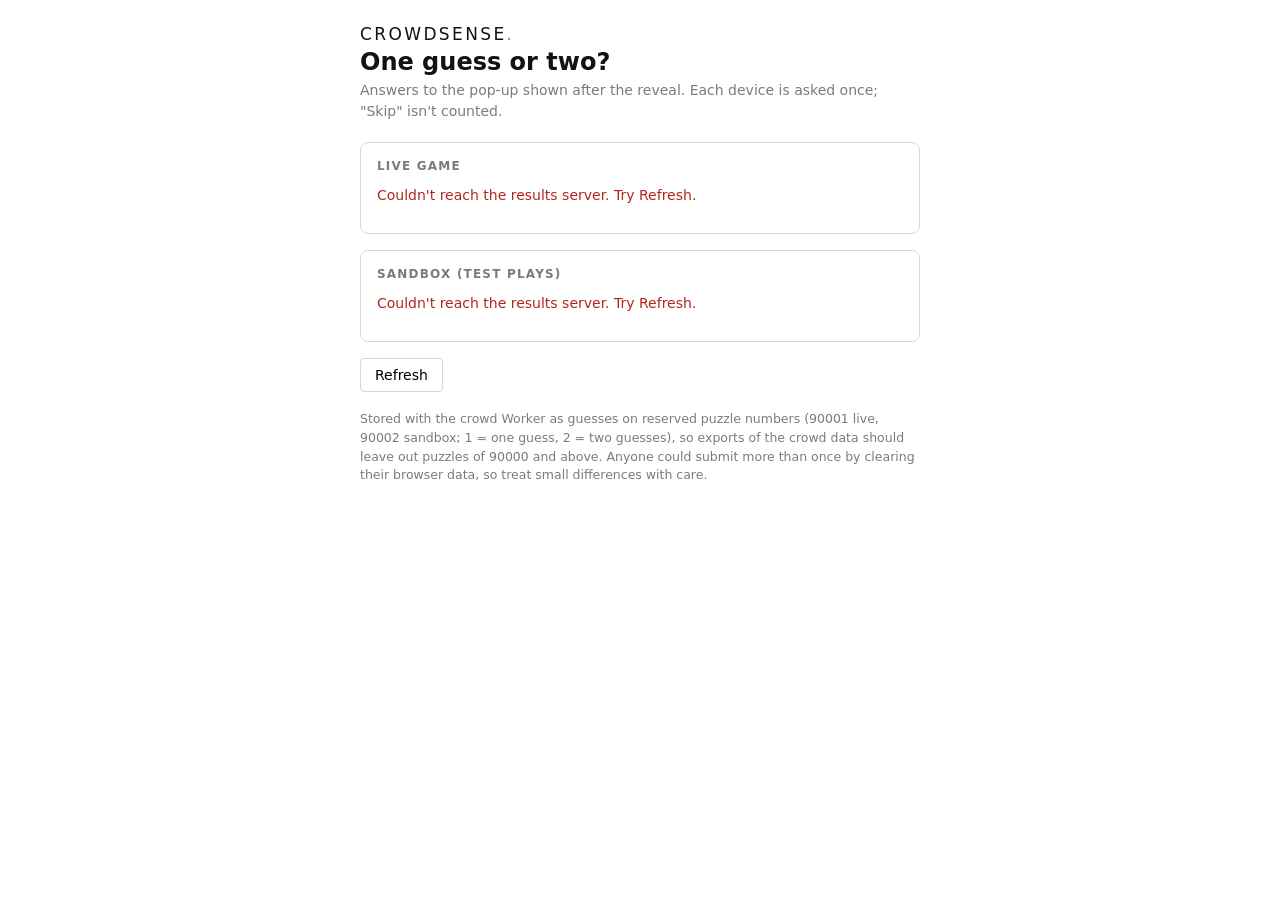
<file: poll-results.html>
<!DOCTYPE html>
<html lang="en">
<head>
  <meta charset="UTF-8" />
  <meta name="viewport" content="width=device-width, initial-scale=1" />
  <title>Crowdsense — poll results</title>
  <meta name="robots" content="noindex" />
  <style>
    :root{
      --ink:#121212; --muted:#787c7e; --line:#d3d6da; --hairline:#e3e5e8;
      --accent:#f26522; --accent-soft:#fdeee4;
      --sans:"Libre Franklin", ui-sans-serif, system-ui, -apple-system, "Segoe UI", Roboto, Helvetica, Arial, sans-serif;
    }
    *{ box-sizing:border-box }
    body{ margin:0; font-family:var(--sans); color:var(--ink); background:#fff; padding:0 16px 60px }
    .wrap{ width:min(560px,100%); margin:0 auto }
    .brand{ font-weight:500; font-size:17px; letter-spacing:.14em; text-transform:uppercase; margin:24px 0 2px }
    .brand span{ color:var(--accent) }
    h1{ font-size:24px; margin:4px 0 4px }
    .sub{ color:var(--muted); font-size:14px; margin:0 0 20px; line-height:1.5 }
    section{ border:1px solid var(--line); border-radius:8px; padding:16px; margin:0 0 16px }
    h2{ font-size:12px; letter-spacing:.1em; text-transform:uppercase; color:var(--muted); margin:0 0 12px; font-weight:600 }
    .row{ margin:0 0 12px }
    .row .lab{ display:flex; justify-content:space-between; font-size:15px; margin-bottom:5px; font-variant-numeric:tabular-nums }
    .bar{ height:14px; background:var(--hairline); border-radius:7px; overflow:hidden }
    .bar i{ display:block; height:100%; background:var(--accent); border-radius:7px; width:0 }
    .total{ font-size:13.5px; color:var(--muted); margin:4px 0 0 }
    .err{ color:#b3261e; font-size:14px }
    button{ font:inherit; font-size:14px; border:1px solid var(--line); background:#fff; border-radius:4px; padding:8px 14px; cursor:pointer }
    .note{ color:var(--muted); font-size:12.5px; line-height:1.5; margin-top:18px }
  </style>
</head>
<body>
  <div class="wrap">
    <div class="brand">Crowdsense<span>.</span></div>
    <h1>One guess or two?</h1>
    <p class="sub">Answers to the pop-up shown after the reveal. Each device is asked once; "Skip" isn't counted.</p>

    <section id="live"><h2>Live game</h2><div class="out">Loading…</div></section>
    <section id="sandbox"><h2>Sandbox (test plays)</h2><div class="out">Loading…</div></section>

    <button type="button" id="refresh">Refresh</button>
    <p class="note">Stored with the crowd Worker as guesses on reserved puzzle numbers (90001 live, 90002 sandbox; 1 = one guess, 2 = two guesses), so exports of the crowd data should leave out puzzles of 90000 and above. Anyone could submit more than once by clearing their browser data, so treat small differences with care.</p>
  </div>

  <script>
    var API = "https://crowdsense-crowd.crowdsense-game.workers.dev";
    var BUCKETS = { live: 90001, sandbox: 90002 };

    function render(id, data){
      var out = document.querySelector("#" + id + " .out");
      var one = (data.counts && data.counts[1]) || 0, two = (data.counts && data.counts[2]) || 0;
      var n = one + two;
      function row(label, k){
        var pct = n ? Math.round(k / n * 100) : 0;
        return '<div class="row"><div class="lab"><span>' + label + '</span><span><b>' + pct + '%</b> · ' + k.toLocaleString("en-GB") + '</span></div>' +
          '<div class="bar"><i style="width:' + pct + '%"></i></div></div>';
      }
      out.innerHTML = row("One guess", one) + row("Two guesses", two) +
        '<p class="total">' + n.toLocaleString("en-GB") + (n === 1 ? " answer" : " answers") + '</p>';
    }

    function load(){
      Object.keys(BUCKETS).forEach(function(id){
        var out = document.querySelector("#" + id + " .out");
        out.textContent = "Loading…";
        fetch(API + "/dist?puzzle=" + BUCKETS[id], { cache: "no-store" })
          .then(function(r){ if (!r.ok) throw new Error(r.status); return r.json(); })
          .then(function(d){ render(id, d); })
          .catch(function(){ out.innerHTML = '<p class="err">Couldn\'t reach the results server. Try Refresh.</p>'; });
      });
    }
    document.getElementById("refresh").addEventListener("click", load);
    load();
  </script>
</body>
</html>
</file>
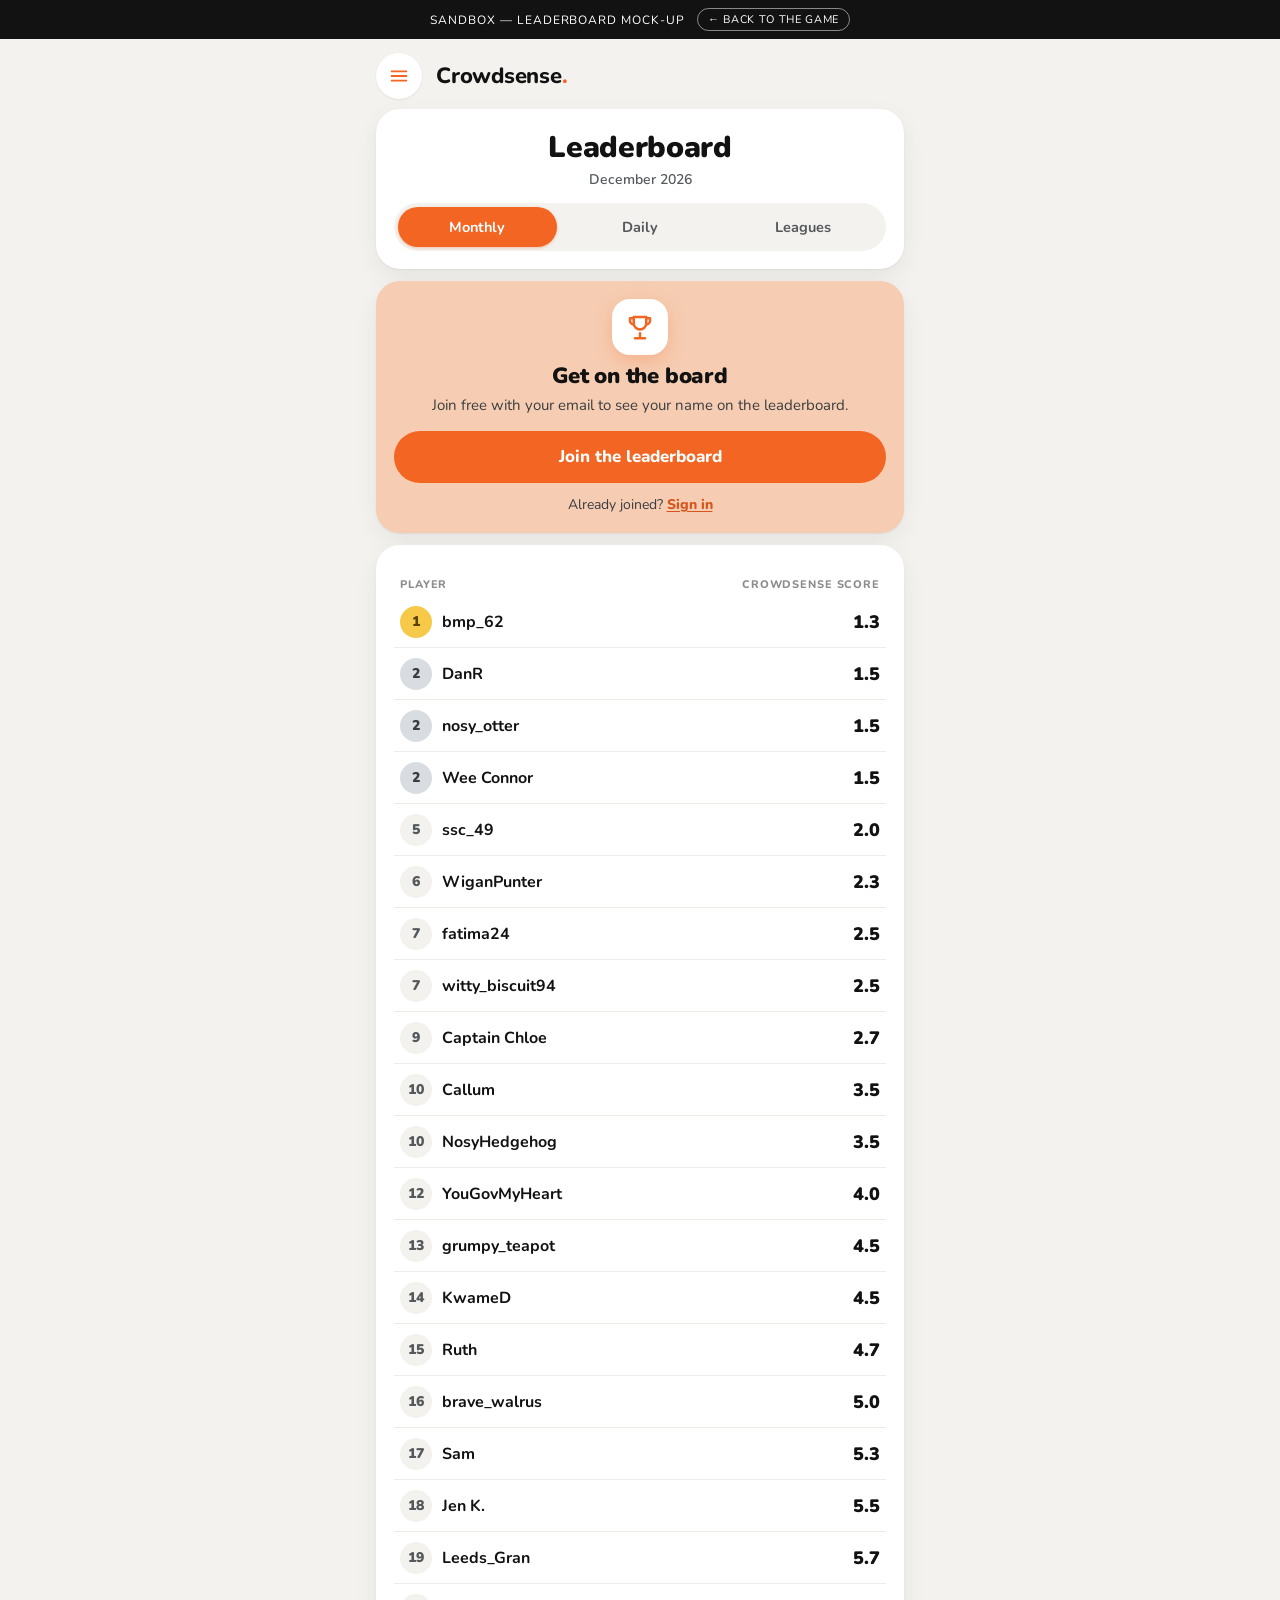
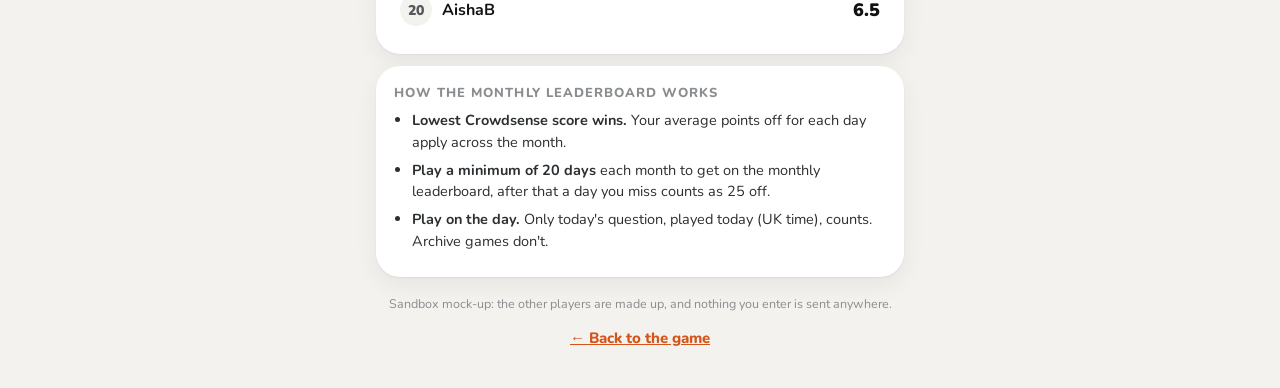
<file: sandbox/leaderboard.html>
<!doctype html>
<html lang="en" data-look="c">
<head>
  <meta charset="utf-8" />
  <meta name="viewport" content="width=device-width, initial-scale=1" />
  <meta name="robots" content="noindex, nofollow" />
    <script>
    /* Sandbox storage isolation. Every key the game reads or writes is
       transparently prefixed, and enumeration only sees prefixed keys, so
       the real cs-stats / streakCount / cs-state-* records are untouchable
       from here. Generated by tools/build-sandbox.js — do not hand-edit. */
    (function(){
      var P = "sbx:";
      var real = null;
      try{ real = window.localStorage; }catch(_){ return; }
      if (!real) return;
      function ownKeys(){
        var out = [];
        for (var i = 0; i < real.length; i++){
          var k = real.key(i);
          if (k && k.indexOf(P) === 0) out.push(k.slice(P.length));
        }
        return out;
      }
      var shim = {
        getItem: function(k){ return real.getItem(P + k); },
        setItem: function(k, v){ real.setItem(P + k, v); },
        removeItem: function(k){ real.removeItem(P + k); },
        clear: function(){ ownKeys().forEach(function(k){ real.removeItem(P + k); }); },
        key: function(i){ var ks = ownKeys(); return (i >= 0 && i < ks.length) ? ks[i] : null; },
        get length(){ return ownKeys().length; }
      };
      try{
        Object.defineProperty(window, "localStorage", {
          configurable: true, get: function(){ return shim; }
        });
      }catch(_){ return; }
      // Prove it took: a write through the shim must land on the prefixed
      // key and nowhere else. Only then is the game allowed to load.
      try{
        var probe = "__sbx_probe__";
        window.localStorage.setItem(probe, "1");
        var ok = real.getItem(P + probe) === "1" && real.getItem(probe) === null;
        window.localStorage.removeItem(probe);
        window.__SBX_ISOLATED = ok && real.getItem(P + probe) === null;
      }catch(_){ window.__SBX_ISOLATED = false; }
    })();
    </script>
    <script>
    /* Sandbox reset: wipe only the sandbox's own keys. */
    function sbxReset(){
      try{ window.localStorage.clear(); }catch(_){}
      location.reload();
    }
    </script>
  <title>Crowdsense SANDBOX — leaderboard</title>
  <link rel="preconnect" href="https://fonts.googleapis.com" />
  <link rel="preconnect" href="https://fonts.gstatic.com" crossorigin />
  <link href="https://fonts.googleapis.com/css2?family=Nunito:wght@500;600;700;800;900&display=swap" rel="stylesheet" />
  <link rel="stylesheet" href="look.css?v=c737204cec" />
  <link rel="stylesheet" href="board.css?v=bdcfdd6f24" />
</head>
<body class="lb-page">
  <div class="sbx-bar">SANDBOX — leaderboard mock-up <a id="backTop" href="index.html">← Back to the game</a></div>
  <div id="sbxBlocked" class="sbx-blocked" hidden>
    <b>Sandbox stopped before loading.</b> This browser would not let the sandbox
    separate its saved data from the real game's, so the page was not started.
  </div>

  <div class="app" id="app">
    <header class="sitebar lb-bar" id="lbTop">
      <a class="brand" id="brandHome" href="index.html">Crowdsense<i>.</i></a>
    </header>

    <main class="lb">
      <section class="lb-card lb-hero">
        <h1>Leaderboard</h1>
        <p class="lb-month" id="monthLabel"></p>
        <div class="lb-seg" role="group" aria-label="Show">
          <button type="button" data-period="month" aria-pressed="true">Monthly</button>
          <button type="button" data-period="today" aria-pressed="false">Daily</button>
          <button type="button" data-period="leagues" aria-pressed="false">Leagues</button>
        </div>
      </section>

      <!-- not shown; tells screen readers which board they're on when it changes -->
      <p class="lb-caption vh" id="caption" role="status"></p>
      <section class="lb-card lb-you hidden" id="youCard"></section>
      <section class="lb-card lb-you lb-join hidden" id="joinCard"></section>

      <section class="lb-card lg-panel hidden" id="leaguesPanel" aria-live="off"></section>

      <section class="lb-card lb-board">
        <p class="lb-note hidden" id="boardNote"></p>
        <div class="lb-colhead"><span>Player</span><span id="colScore">Crowdsense score</span></div>
        <ol class="lb-rows" id="rows"></ol>
      </section>

      <section class="lb-card lb-rules" id="rulesMonth">
        <h2>How the monthly leaderboard works</h2>
        <ul>
          <li><b>Lowest Crowdsense score wins.</b> Your average points off for each day apply across the month.</li>
          <li><b>Play a minimum of 20 days</b> each month to get on the monthly leaderboard, after that a day you miss counts as 25 off.</li>
          <li><b>Play on the day.</b> Only today's question, played today (UK time), counts. Archive games don't.</li>
        </ul>
      </section>

      <section class="lb-card lb-rules hidden" id="rulesDay">
        <h2>How the daily leaderboard works</h2>
        <ul>
          <li><b>Fewest points off wins.</b> Your score is how far off you are on today's question.</li>
          <li><b>Play on the day.</b> You must play today's question whilst still live. Archive games don't.</li>
        </ul>
      </section>

      <p class="lb-fine">Sandbox mock-up: the other players are made up, and nothing you enter is sent anywhere.</p>
      <a class="lb-back" id="backBottom" href="index.html">← Back to the game</a>
    </main>
  </div>

  <script>
    if (!window.__SBX_ISOLATED){
      document.getElementById("sbxBlocked").hidden = false;
      document.getElementById("app").hidden = true;
    } else {
      ["board-data.js", "menu.js", "account.js", "leagues.js", "leaderboard.js"].forEach(function(src){
        var s = document.createElement("script");
        s.src = src + "?sbx=" + Date.now();
        s.async = false;
        document.body.appendChild(s);
      });
    }
  </script>
</body>
</html>
</file>
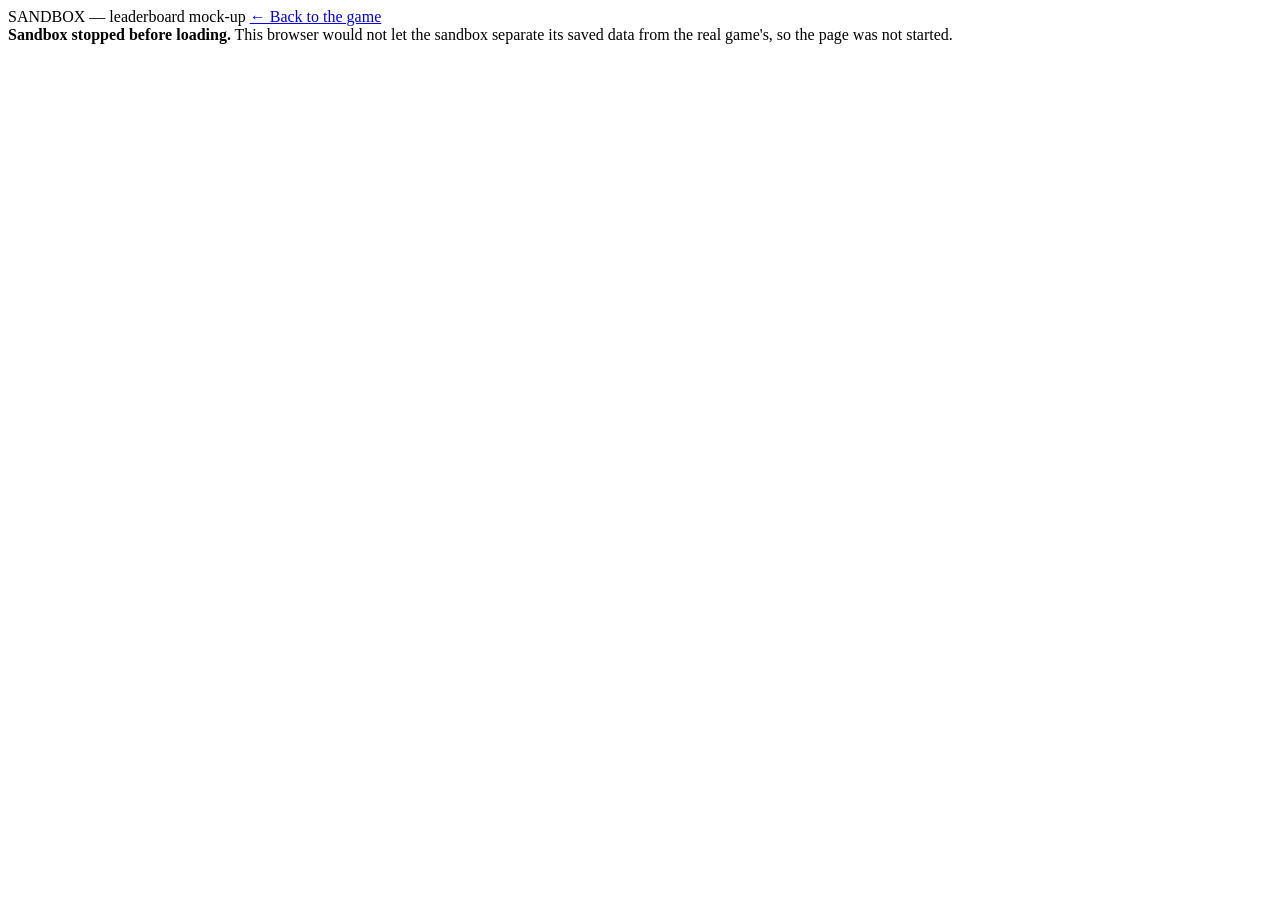
<file: tools/sandbox-board/leaderboard.html>
<!doctype html>
<html lang="en" data-look="c">
<head>
  <meta charset="utf-8" />
  <meta name="viewport" content="width=device-width, initial-scale=1" />
  <!--SBX-HEAD-->
  <title>Crowdsense SANDBOX — leaderboard</title>
  <link rel="preconnect" href="https://fonts.googleapis.com" />
  <link rel="preconnect" href="https://fonts.gstatic.com" crossorigin />
  <!--SBX-LOOK-->
</head>
<body class="lb-page">
  <div class="sbx-bar">SANDBOX — leaderboard mock-up <a id="backTop" href="index.html">← Back to the game</a></div>
  <div id="sbxBlocked" class="sbx-blocked" hidden>
    <b>Sandbox stopped before loading.</b> This browser would not let the sandbox
    separate its saved data from the real game's, so the page was not started.
  </div>

  <div class="app" id="app">
    <header class="sitebar lb-bar" id="lbTop">
      <a class="brand" id="brandHome" href="index.html">Crowdsense<i>.</i></a>
    </header>

    <main class="lb">
      <section class="lb-card lb-hero">
        <h1>Leaderboard</h1>
        <p class="lb-month" id="monthLabel"></p>
        <div class="lb-seg" role="group" aria-label="Show">
          <button type="button" data-period="month" aria-pressed="true">Monthly</button>
          <button type="button" data-period="today" aria-pressed="false">Daily</button>
          <button type="button" data-period="leagues" aria-pressed="false">Leagues</button>
        </div>
      </section>

      <!-- not shown; tells screen readers which board they're on when it changes -->
      <p class="lb-caption vh" id="caption" role="status"></p>
      <section class="lb-card lb-you hidden" id="youCard"></section>
      <section class="lb-card lb-you lb-join hidden" id="joinCard"></section>

      <section class="lb-card lg-panel hidden" id="leaguesPanel" aria-live="off"></section>

      <section class="lb-card lb-board">
        <p class="lb-note hidden" id="boardNote"></p>
        <div class="lb-colhead"><span>Player</span><span id="colScore">Crowdsense score</span></div>
        <ol class="lb-rows" id="rows"></ol>
      </section>

      <section class="lb-card lb-rules" id="rulesMonth">
        <h2>How the monthly leaderboard works</h2>
        <ul>
          <li><b>Lowest Crowdsense score wins.</b> Your average points off for each day apply across the month.</li>
          <li><b>Play a minimum of 20 days</b> each month to get on the monthly leaderboard, after that a day you miss counts as 25 off.</li>
          <li><b>Play on the day.</b> Only today's question, played today (UK time), counts. Archive games don't.</li>
        </ul>
      </section>

      <section class="lb-card lb-rules hidden" id="rulesDay">
        <h2>How the daily leaderboard works</h2>
        <ul>
          <li><b>Fewest points off wins.</b> Your score is how far off you are on today's question.</li>
          <li><b>Play on the day.</b> You must play today's question whilst still live. Archive games don't.</li>
        </ul>
      </section>

      <p class="lb-fine">Sandbox mock-up: the other players are made up, and nothing you enter is sent anywhere.</p>
      <a class="lb-back" id="backBottom" href="index.html">← Back to the game</a>
    </main>
  </div>

  <script>
    if (!window.__SBX_ISOLATED){
      document.getElementById("sbxBlocked").hidden = false;
      document.getElementById("app").hidden = true;
    } else {
      ["board-data.js", "menu.js", "account.js", "leagues.js", "leaderboard.js"].forEach(function(src){
        var s = document.createElement("script");
        s.src = src + "?sbx=" + Date.now();
        s.async = false;
        document.body.appendChild(s);
      });
    }
  </script>
</body>
</html>
</file>
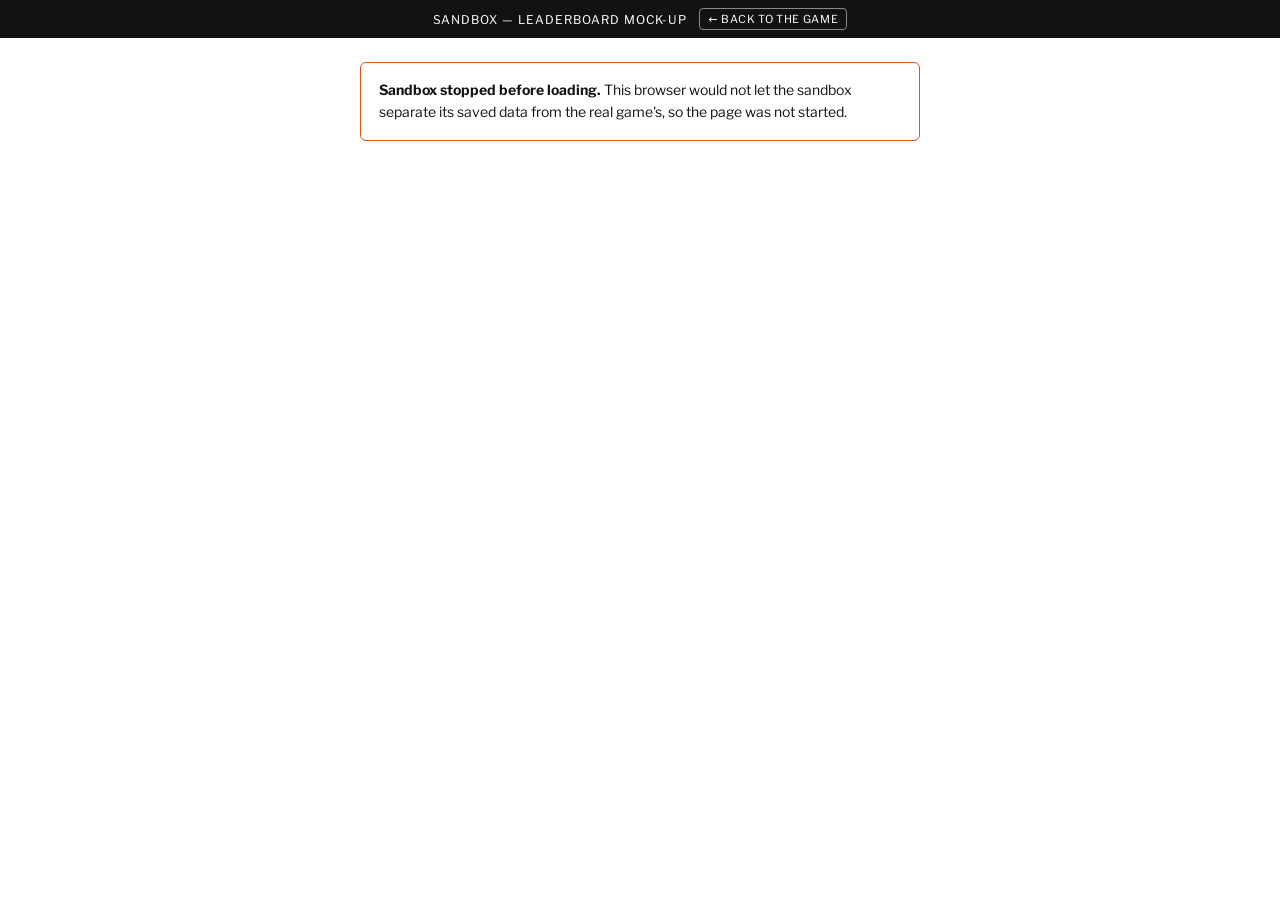
<file: tools/sandbox-trial/leaderboard.html>
<!doctype html>
<html lang="en">
<head>
  <meta charset="utf-8" />
  <meta name="viewport" content="width=device-width, initial-scale=1" />
  <!--SBX-HEAD-->
  <title>Crowdsense SANDBOX — leaderboard</title>
  <link rel="preconnect" href="https://fonts.googleapis.com" />
  <link rel="preconnect" href="https://fonts.gstatic.com" crossorigin />
  <link href="https://fonts.googleapis.com/css2?family=Libre+Franklin:wght@300;400;500;700&display=swap" rel="stylesheet" />
  <style>
    :root{
      --bg:#ffffff; --ink:#121212; --muted:#787c7e; --line:#d3d6da; --hairline:#e3e5e8;
      --accent:#f26522; --accent-deep:#d5541a; --accent-soft:#fdeee4;
      --win:#2eb04c; --win-soft:#e9f6ec;
      --display:"Libre Franklin", "Helvetica Neue", Helvetica, Arial, sans-serif;
      --sans:"Libre Franklin", ui-sans-serif, system-ui, -apple-system, "Segoe UI", Roboto, Helvetica, Arial, sans-serif;
    }
    *{ box-sizing:border-box }
    body{ margin:0; font-family:var(--sans); background:var(--bg); color:var(--ink); padding-bottom:48px }
    .hidden{ display:none !important }
    .sbx-bar{
      position:sticky; top:0; z-index:80; width:100%;
      background:#121212; color:#fff; text-align:center;
      font-size:12px; letter-spacing:.08em; text-transform:uppercase;
      padding:8px 12px; display:flex; gap:12px; align-items:center; justify-content:center; flex-wrap:wrap;
    }
    .sbx-bar a{
      color:#fff; font-size:11px; letter-spacing:.06em; text-decoration:none;
      border:1px solid rgba(255,255,255,.5); border-radius:4px; padding:3px 8px;
    }
    .sbx-blocked{
      width:min(560px,94vw); margin:24px auto; padding:16px 18px;
      border:1px solid #d5541a; border-radius:6px; font-size:14px; line-height:1.6;
    }
    main{ width:min(600px, 94vw); margin:0 auto }
    .lb-top{ display:flex; align-items:center; padding-top:14px }
    header{ padding:18px 0 4px; text-align:center }
    .brand{ font-family:var(--display); font-size:15px; font-weight:500; letter-spacing:.32em }
    .brand i{ color:var(--accent); font-style:normal }
    h1{ font-family:var(--display); font-size:28px; margin:6px 0 2px }
    .month{ color:var(--muted); font-size:15px; margin:0 }

    .prize{
      margin:16px 0 0; padding:16px; border-radius:8px; text-align:center;
      border:2px dashed var(--accent); background:var(--accent-soft);
    }
    .prize .ph{ font-size:10.5px; letter-spacing:.1em; text-transform:uppercase; color:var(--accent-deep); font-weight:700 }
    .prize p{ margin:4px 0 0; font-family:var(--display); font-size:18px; font-weight:700 }
    .prize small{ display:block; margin-top:3px; color:#6b5e55; font-size:13px }

    .you{ margin:18px 0 0 }
    .you:empty{ display:none }
    .joinbtn{
      display:block; width:100%; border:none; border-radius:4px; cursor:pointer;
      background:var(--accent); color:#fff; font:inherit; font-size:15px; font-weight:500;
      letter-spacing:.02em; padding:13px 32px;
    }
    .joinbtn:hover{ background:var(--accent-deep) }
    .tag{ font-size:11px; font-weight:500; color:var(--muted); margin-left:6px }

    .filters{ margin:22px 0 0 }
    .tabs{ display:flex; border:1px solid var(--line); border-radius:999px; padding:3px; gap:2px }
    .tabs button{
      flex:1; border:0; background:transparent; border-radius:999px; padding:8px 4px;
      font-size:14px; cursor:pointer; color:var(--ink);
    }
    .tabs button[aria-pressed="true"]{ background:var(--ink); color:#fff }
    .pick{ margin-top:10px; display:flex; align-items:center; gap:8px }
    .pick label{ font-size:13px; color:var(--muted); white-space:nowrap }
    .pick select{
      flex:1; font:inherit; font-size:15px; padding:8px 10px;
      border:1px solid var(--line); border-radius:6px; background:#fff; color:var(--ink);
    }
    .note-group{ margin:10px 0 0; font-size:13px; color:var(--muted); line-height:1.45 }

    .tablewrap{ margin-top:12px; overflow-x:auto }
    table{ width:100%; border-collapse:collapse; font-variant-numeric:tabular-nums }
    caption{ text-align:left; font-size:12px; color:var(--muted); padding-bottom:6px }
    th{
      font-size:11px; letter-spacing:.08em; text-transform:uppercase; color:var(--muted);
      font-weight:500; text-align:left; padding:6px 8px; border-bottom:1px solid var(--line);
    }
    td{ padding:9px 8px; border-bottom:1px solid var(--hairline); font-size:15px }
    th.n, td.n{ text-align:right }
    td.rank{ width:52px; color:var(--muted) }
    tr.me td{ background:var(--accent-soft); font-weight:700 }
    tr.me td.rank{ color:var(--ink) }
    tr.gap td{ text-align:center; color:var(--muted); padding:4px; border-bottom:1px solid var(--hairline) }
    tr.top1 td.rank::before{ content:"🥇 " } tr.top2 td.rank::before{ content:"🥈 " } tr.top3 td.rank::before{ content:"🥉 " }

    .rules{ margin:22px 0 0; padding:14px 16px; background:#f6f7f8; border-radius:8px; font-size:13.5px; line-height:1.55 }
    .rules h2, .past h2{ font-size:12px; letter-spacing:.1em; text-transform:uppercase; margin:0 0 6px }
    .rules p{ margin:0 0 6px } .rules p:last-child{ margin:0 }
    .rules .ranked{ font-weight:700 }
    .past{ margin:22px 0 0 }
    .past ul{ list-style:none; margin:0; padding:0 }
    .past li{ display:flex; justify-content:space-between; gap:10px; padding:10px 2px; border-bottom:1px solid var(--hairline); font-size:14.5px }
    .past li span:last-child{ color:var(--muted); font-style:italic }
    .back{ display:block; margin:24px 0 0; text-align:center; color:var(--accent-deep); font-size:14px }
  </style>
</head>
<body>
  <div class="sbx-bar">SANDBOX — leaderboard mock-up <a id="backTop" href="index.html">← Back to the game</a></div>
  <div id="sbxBlocked" class="sbx-blocked" hidden>
    <b>Sandbox stopped before loading.</b> This browser would not let the sandbox
    separate its saved data from the real game's, so the page was not started.
  </div>

  <main id="app">
    <div class="lb-top" id="lbTop"></div>

    <header>
      <div class="brand">CROWDSENSE<i>.</i></div>
      <h1>Leaderboard</h1>
      <p class="month" id="monthLabel"></p>
    </header>

    <section class="prize" aria-label="Prize">
      <div class="ph">Prize placeholder</div>
      <p>🏆 This month's prize goes here</p>
      <small>Prize details, sponsor and terms to be confirmed.</small>
    </section>

    <section class="you" id="youCard" aria-live="polite"></section>

    <section class="filters">
      <div class="tabs" role="group" aria-label="Show the board for">
        <button type="button" data-dim="overall" aria-pressed="true">Overall</button>
        <button type="button" data-dim="region" aria-pressed="false">Region</button>
        <button type="button" data-dim="age" aria-pressed="false">Age</button>
        <button type="button" data-dim="gender" aria-pressed="false">Gender</button>
      </div>
      <div class="pick hidden" id="pickWrap">
        <label for="pick" id="pickLabel"></label>
        <select id="pick"></select>
      </div>
      <p class="note-group hidden" id="groupNote"></p>
    </section>

    <div class="tablewrap">
      <table>
        <caption id="caption"></caption>
        <thead><tr><th>Rank</th><th>Name</th><th class="n">Points off</th><th class="n">Days played</th></tr></thead>
        <tbody id="rows"></tbody>
      </table>
    </div>

    <section class="rules">
      <h2>How the board works</h2>
      <p id="rulesMonth"></p>
      <p class="ranked">Only plays made on the day, UK time, count. Games played from the archive are unranked.</p>
      <p>Ties are split on first guesses: the closer set wins.</p>
    </section>

    <section class="past">
      <h2>Past winners</h2>
      <ul id="past"></ul>
    </section>

    <a class="back" id="backBottom" href="index.html">← Back to the game</a>
  </main>

  <script>
    if (!window.__SBX_ISOLATED){
      document.getElementById("sbxBlocked").hidden = false;
      document.getElementById("app").hidden = true;
    } else {
      ["points.js", "menu.js", "signup.js", "leaderboard.js"].forEach(function(src){
        var s = document.createElement("script");
        s.src = src + "?sbx=" + Date.now();
        s.async = false;
        document.body.appendChild(s);
      });
    }
  </script>
</body>
</html>
</file>
<file: look.css>
/* =========================================================================
   look.css — the "Cards" design, live from Fri 9 Oct 2026; see look.js.
   Everything is scoped to html[data-look], which index.html sets from that
   date, so before it the page is exactly the old design.
   ========================================================================= */

/* =========================================================================
   SHARED SHAPE LANGUAGE — pills, big radii, bold numbers, big touch targets
   ========================================================================= */
/* look.js checks for this before doing anything: if this stylesheet didn't
   load (offline, a failed request), the page keeps the old design */
html[data-look="c"]{ --lk-on:1 }
html[data-look]{
  --lk-r:24px;            /* cards and sheets */
  --lk-r-sm:16px;         /* inputs, small cards */
  --lk-btn:#121212;       /* primary button */
  --lk-btn-ink:#fff;
  --lk-page:#fff;
  --lk-soft:#f4f4f2;      /* quiet fills */
  --lk-splash:#f7cdb0;    /* the front door */
  --lk-card:#fbe2d1;      /* the result card */
  --lk-head:var(--display);
  --lk-head-w:700;
  --lk-head-ls:-.01em;
}
html[data-look] body{ background:var(--lk-page) }

/* header: the menu as a round button, the name in the display face */
html[data-look] .sitebar{ padding-top:14px }
html[data-look] .tg-menubtn{ width:46px; height:46px; border-radius:999px; border:none; background:var(--lk-soft) }
html[data-look] .tg-menubtn svg{ width:22px; height:22px; color:var(--ink) }
html[data-look] .brand{ font-family:var(--lk-head); font-weight:var(--lk-head-w); letter-spacing:var(--lk-head-ls); text-transform:none; font-size:22px }
html[data-look] .tagline{ display:none }

/* the date line as a quiet pill */
html[data-look] .datebar{
  width:max-content; margin:6px auto 18px; padding:6px 14px; border-radius:999px;
  background:var(--lk-soft); color:#55595c; font-size:12.5px; font-weight:600; letter-spacing:.02em;
}

/* the question: the headline */
html[data-look] .question{
  font-family:var(--lk-head); font-weight:var(--lk-head-w); letter-spacing:var(--lk-head-ls);
  font-size:clamp(23px, 6.2vw, 28px); line-height:1.25; margin-bottom:28px;
}

/* the guess: a big rounded number box, a chunky slider, a full-width pill */
html[data-look] .guessrow{ flex-wrap:wrap; gap:14px 16px; align-items:center }
html[data-look] .pctwrap{ flex:0 0 116px; height:64px }
html[data-look] .pctwrap input{
  border-radius:var(--lk-r-sm); border:2px solid #e4e4e0; background:#fff;
  font-size:30px; font-weight:800; font-family:var(--lk-head); padding-right:30px;
}
html[data-look] .pctwrap input:focus{ border-color:var(--ink); box-shadow:none }
html[data-look] .pctwrap .pct{ font-size:18px; color:#8a8d90 }
html[data-look] input[type=range]{ height:12px; background:#e9e9e5 }
html[data-look] input[type=range]::-webkit-slider-thumb{ width:32px; height:32px; border:none; background:var(--accent); box-shadow:0 0 0 6px #fff, 0 2px 10px rgba(0,0,0,.2) }
html[data-look] input[type=range]::-moz-range-thumb{ width:28px; height:28px; border:none; background:var(--accent); box-shadow:0 0 0 6px #fff, 0 2px 10px rgba(0,0,0,.2) }
html[data-look] .submitbtn,
html[data-look] .lk-btn,
html[data-look] .sharebtn{
  border:none; border-radius:999px; cursor:pointer;
  background:var(--lk-btn); color:var(--lk-btn-ink);
  font-size:17px; font-weight:700; letter-spacing:0; height:54px; padding:0 32px;
  transition:transform .08s ease, opacity .15s ease;
}
html[data-look] .submitbtn{ flex:1 0 100% }
html[data-look] .submitbtn:hover, html[data-look] .sharebtn:hover, html[data-look] .lk-btn:hover{ opacity:.88 }
html[data-look] .submitbtn:active, html[data-look] .sharebtn:active, html[data-look] .lk-btn:active{ transform:scale(.98) }
html[data-look] .submitbtn:disabled{ background:#e4e4e0; color:#a3a6a9; opacity:1 }
html[data-look] .sharebtn{ width:min(100%, 340px) }

/* the reveal */
html[data-look] .reveal{ border-top:none; padding-top:6px }
html[data-look] .revealbar{ height:20px; border-radius:999px; background:#ecece8 }
html[data-look] .revealfill{ border-radius:999px }
html[data-look] .youmark{ width:4px; border-radius:2px; transform:translateX(-2px) }
html[data-look] .youlabel{ font-weight:800; font-size:13px }
html[data-look] .scale{ font-weight:600 }
html[data-look] .source-note{ font-size:12px; letter-spacing:.01em; margin-top:2px }
html[data-look] .crowdhead{ letter-spacing:.02em; text-transform:none; font-size:14px; font-weight:600; color:#55595c }
html[data-look] .crowdhead b{ font-weight:800 }
html[data-look] .hbar{ border-radius:4px 4px 0 0 }

/* the result card replaces the verdict line and the big figure */
html[data-look] .reveal.lk-has-card .verdict,
html[data-look] .reveal.lk-has-card .bignum{ display:none }
.lk-card{
  position:relative; overflow:hidden; text-align:center;
  background:var(--lk-card); border-radius:var(--lk-r);
  margin:4px 0 14px; padding:18px 18px 0;
}
.lk-card-top{ display:flex; justify-content:center; align-items:center }
.lk-chip{ display:inline-block; border-radius:999px; padding:6px 12px; font-size:13px; font-weight:800; color:#fff; background:var(--muted) }
.lk-chip.t-target{ background:var(--win) } .lk-chip.t-hot{ background:var(--hot) } .lk-chip.t-warm{ background:var(--warm) }
.lk-chip.t-cool{ background:var(--cool) } .lk-chip.t-cold{ background:var(--cold) }
.lk-card-big{
  font-family:var(--lk-head); font-weight:800; letter-spacing:-.03em; font-variant-numeric:lining-nums tabular-nums;
  font-size:clamp(84px, 26vw, 112px); line-height:1; margin:20px 0 8px; font-variant-numeric:tabular-nums;
}
.lk-card-big i{ font-style:normal; font-size:.5em; margin-left:2px; vertical-align:.55em }
.lk-card-you{ font-size:18px; color:#2c2f31; margin-bottom:22px }
.lk-card-you b{ font-weight:800 }
.lk-card-foot{
  display:flex; justify-content:space-between; align-items:center;
  margin:0 -18px; padding:14px 20px; background:#121212; color:#fff; font-size:14px; font-weight:700;
}
.lk-brand{ font-family:var(--lk-head); font-weight:800; letter-spacing:-.01em; font-size:16px }
.lk-brand i{ font-style:normal; color:var(--accent) }

/* modals become soft sheets */
html[data-look] .modal-backdrop{ background:rgba(18,18,18,.42) }
html[data-look] .modal-card{ border:none; border-radius:var(--lk-r); padding:28px 24px 24px; box-shadow:0 20px 60px rgba(0,0,0,.22) }
/* on a phone, panels rise from the bottom as sheets, the way the app games do */
@media (max-width:600px){
  html[data-look] .modal-card{
    top:auto; bottom:0; left:0; right:0; transform:none; width:100%;
    border-radius:var(--lk-r) var(--lk-r) 0 0; max-height:calc(100vh - 96px);
    padding-bottom:calc(28px + env(safe-area-inset-bottom));
    animation:lk-up .28s cubic-bezier(.2,.8,.2,1);
  }
  html[data-look] .modal-card::before{
    content:""; position:absolute; top:8px; left:50%; width:40px; height:5px; margin-left:-20px;
    border-radius:999px; background:#d9d9d5;
  }
}
@keyframes lk-up{ from{ transform:translateY(40px); opacity:0 } to{ transform:none; opacity:1 } }
html[data-look] .modal-title{ font-family:var(--lk-head); font-weight:var(--lk-head-w); letter-spacing:var(--lk-head-ls); font-size:28px; margin-bottom:14px; padding-right:44px }
html[data-look] .modal-close{ border:none; background:var(--lk-soft); border-radius:999px; width:40px; height:40px; font-size:16px; top:16px; right:16px; color:var(--ink) }
html[data-look] .modal-body{ color:#2c2f31; font-size:15.5px }
html[data-look] .chip{ border-radius:999px; font-weight:800; padding:6px 12px; font-size:12.5px }
html[data-look] .legend{ gap:8px }
html[data-look] .legend .lg{ font-size:14.5px; font-weight:600 }

/* How to play, as icon rows */
.lk-lead{ font-size:18px; font-weight:800; line-height:1.35; margin:0 0 16px !important; color:var(--ink) }
.lk-rules{ list-style:none; margin:0 0 20px; padding:0; display:flex; flex-direction:column; gap:14px }
.lk-rules li{ display:flex; gap:14px; align-items:center }
.lk-rules i{
  flex:0 0 48px; height:48px; border-radius:14px; display:grid; place-items:center;
  background:var(--lk-card); color:var(--ink);
}
.lk-rules svg{ width:26px; height:26px; fill:none; stroke:currentColor; stroke-width:2; stroke-linecap:round; stroke-linejoin:round }
.lk-rules svg .f{ fill:var(--accent); stroke:none }
.lk-rules b{ display:block; font-size:16px; font-weight:800 }
.lk-rules span{ display:block; font-size:14.5px; color:#55595c; line-height:1.4 }
.lk-subhead{ font-size:12px; font-weight:800; letter-spacing:.08em; text-transform:uppercase; color:#8a8d90; margin:0 0 8px }
.lk-small{ font-size:13px !important; color:#8a8d90; margin:16px 0 0 !important }

/* stats */
html[data-look] .statgrid{ gap:8px }
html[data-look] .stat{ background:var(--lk-soft); border-radius:var(--lk-r-sm); padding:12px 4px 10px }
html[data-look] .stat .v{ font-family:var(--lk-head); font-weight:800; font-size:28px; font-variant-numeric:lining-nums tabular-nums }
html[data-look] .stat .l{ font-size:10px; font-weight:700 }
html[data-look] .disthead{ letter-spacing:.08em; color:#8a8d90 }
html[data-look] .distbar{ border-radius:999px; padding:3px 10px }
html[data-look] .firsterr{ border-top:none; background:var(--lk-soft); border-radius:var(--lk-r-sm); padding:12px 14px }

/* the menu's side bar */
html[data-look] .tg-drawer-panel{ border-radius:0 var(--lk-r) var(--lk-r) 0 }
html[data-look] .tg-drawer-brand{ font-family:var(--lk-head); font-weight:800; letter-spacing:var(--lk-head-ls); text-transform:none; font-size:20px }
html[data-look] .tg-drawer-item{ margin:2px 12px; width:auto; border-radius:14px; font-weight:600 }
html[data-look] .tg-drawer-item[aria-current="page"]{ box-shadow:none; background:var(--lk-soft) }

/* the tour */
html[data-look] .tour-card{ border-radius:var(--lk-r-sm) }
html[data-look] .tour-spot{ border-radius:999px }

/* =========================================================================
   THE FRONT DOOR
   ========================================================================= */
html.lk-splashing body{ overflow:hidden }
.lk-splash{
  position:fixed; inset:0; z-index:75; overflow:auto;
  background:var(--lk-splash); color:var(--ink);
  display:flex; align-items:center; justify-content:center; text-align:center;
  padding:80px 24px 40px;
  transition:opacity .35s ease, transform .35s ease;
}
.lk-splash.out{ opacity:0; transform:translateY(-12px); pointer-events:none }
.lk-splash-in{ width:min(420px, 100%) }
.lk-mark{ width:104px; height:104px; margin:0 auto 18px }
.lk-mark svg{ width:100%; height:100% }
.lk-mark .m-track{ fill:#fff }
.lk-mark .m-fill{ fill:var(--ink) }
.lk-mark .m-pin{ fill:var(--accent); stroke:var(--lk-mark-edge, #fff); stroke-width:3 }
.lk-title{ font-family:var(--lk-head); font-weight:800; letter-spacing:-.02em; font-size:48px; line-height:1; margin:0 0 12px }
.lk-tagline{ font-size:24px; line-height:1.3; margin:0 0 34px }
.lk-play{ width:220px }
.lk-when{ margin:30px 0 0; font-size:16px; line-height:1.5 }
.lk-when b{ display:block; font-weight:800 }
.lk-when span{ opacity:.75 }

/* =========================================================================
   C · CARDS — LinkedIn games: soft grey page, rounded white cards with a
   gentle shadow, friendly rounded type, brand-orange pills
   ========================================================================= */
html[data-look="c"]{
  --lk-head:"Nunito", "Helvetica Neue", Arial, sans-serif;
  --lk-head-w:800;
  --lk-head-ls:-.01em;
  --lk-page:#f3f2ef;
  --lk-soft:#f3f2ef;
  --lk-splash:#f6cdb2;    /* A's warm peach front door */
  --lk-card:#fff;
  --lk-btn:var(--accent);
  --sans:"Nunito", "Helvetica Neue", Arial, sans-serif;
}
html[data-look="c"] body{ font-family:var(--sans) }
html[data-look="c"] .card{
  background:#fff; border-radius:var(--lk-r); padding:20px 18px 24px;
  box-shadow:0 1px 2px rgba(0,0,0,.06), 0 8px 24px rgba(0,0,0,.06);
}
html[data-look="c"] .tg-menubtn{ background:#fff; box-shadow:0 1px 2px rgba(0,0,0,.08) }
html[data-look="c"] .tg-menubtn svg{ color:var(--accent) }
html[data-look="c"] .datebar{ background:#f3f2ef }
html[data-look="c"] .lk-splash{ background:var(--lk-splash) }
html[data-look="c"] .lk-mark{ background:#fff; border-radius:28px; padding:14px; box-shadow:0 10px 30px rgba(242,101,34,.25) }
html[data-look="c"] .lk-mark .m-track{ fill:#f1ece7; stroke:none }
html[data-look="c"] .lk-mark .m-fill{ fill:#121212 }
html[data-look="c"] .lk-mark .m-pin{ fill:var(--accent); stroke:#fff }
html[data-look="c"] .lk-title{ font-weight:900 }
html[data-look="c"] .lk-tagline{ font-size:21px; color:#3a3d40; font-weight:600 }
/* the result card sits inside the game card here, so it gets an outline
   and a band-coloured top instead of a fill */
html[data-look="c"] .lk-card{ border:2px solid #efece8; padding-top:0 }
html[data-look="c"] .lk-card-top{ margin:0 -18px; padding:12px 18px; background:#fdf1e8 }
html[data-look="c"] .lk-card-foot{ background:#fdf1e8; color:var(--ink) }
/* the top and bottom bars take a pale tint of the day's band colour: sage
   for On the scent, terracotta for Out of touch, and so on (the peach above
   stays for any browser without color-mix) */
html[data-look="c"] .lk-card.t-target{ --lk-band:var(--win) }
html[data-look="c"] .lk-card.t-hot{ --lk-band:var(--hot) }
html[data-look="c"] .lk-card.t-warm{ --lk-band:var(--warm) }
html[data-look="c"] .lk-card.t-cool{ --lk-band:var(--cool) }
html[data-look="c"] .lk-card.t-cold{ --lk-band:var(--cold) }
html[data-look="c"] .lk-card .lk-card-top,
html[data-look="c"] .lk-card .lk-card-foot{ background:color-mix(in srgb, var(--lk-band, #f6cdb2) 30%, #fff) }
html[data-look="c"] .lk-rules i{ background:#fdf1e8 }
/* the share button in brand orange, like Play and Lock in */
html[data-look="c"] .sharebtn{ background:var(--accent); color:#fff }
</file>
<file: trial.css>
/* trial.css — SANDBOX TRIAL styles. Copied into sandbox/ by build-sandbox.js;
   the live game never loads this file. Uses the game's own tokens. */

/* ---------- after the first guess: Higher or Lower, and the band ---------- */
.ledger.tg-open{ max-width:none; width:100%; margin:18px auto 4px }
.tg-fb{ text-align:center; animation:tgIn .28s ease both }
@keyframes tgIn{ from{ opacity:0; transform:translateY(4px) } to{ opacity:1; transform:none } }
@media (prefers-reduced-motion: reduce){ .tg-fb{ animation:none } }
.tg-fb p{ margin:0 }
/* each line is centred on its words; the arrow and dot hang in the margin */
.tg-fb-t{ position:relative; display:inline-block }
.tg-fb-dir{
  font-family:var(--display); font-size:34px; font-weight:700; line-height:1.1; letter-spacing:.01em;
}
.tg-fb-arrow{
  position:absolute; right:100%; top:50%; transform:translateY(-52%);
  margin-right:8px; font-style:normal; font-weight:500; color:var(--accent);
}
.tg-fb-band{ margin-top:8px !important; font-size:17px; font-weight:500 }
.tg-fb-dot{
  position:absolute; right:100%; top:50%; transform:translateY(-50%); margin-right:8px;
  width:10px; height:10px; border-radius:50%; background:var(--muted);
}
.tg-fb-next{
  margin-top:12px !important; font-size:13px; font-weight:700; letter-spacing:.1em;
  text-transform:uppercase; color:var(--accent-deep);
}
.tg-fb-band.target .tg-fb-dot{ background:var(--win) }
.tg-fb-band.hot .tg-fb-dot{ background:var(--hot) }
.tg-fb-band.warm .tg-fb-dot{ background:var(--warm) }
.tg-fb-band.cool .tg-fb-dot{ background:var(--cool) }
.tg-fb-band.cold .tg-fb-dot{ background:var(--cold) }

/* the first guess, numbered inside the grey bar between guesses */
.tg-trackguess{
  position:absolute; top:0; bottom:0; width:2px; transform:translateX(-1px);
  background:var(--ink); opacity:.7; pointer-events:none;
}
.tg-trackguess span{
  position:absolute; top:50%; transform:translateY(-50%);
  font-size:12px; font-weight:700; line-height:1; color:var(--ink);
  font-variant-numeric:tabular-nums; white-space:nowrap;
}
.tg-trackguess.to-left span{ right:6px }
.tg-trackguess.to-right span{ left:6px }

/* the first guess: a line on the bar and its figure above, like the second's
   but in grey. The line has a white edge so it shows over the dark fill. */
.tg-firstmark{
  position:absolute; top:0; bottom:0; width:2px; transform:translateX(-1px);
  background:#5f6366; box-shadow:0 0 0 1px #fff;
  opacity:0; transition:opacity .25s ease; pointer-events:none;
}
.tg-firstlabel{
  position:absolute; top:0; transform:translateX(-50%); white-space:nowrap;
  font-size:12px; font-weight:500; color:#5f6366; font-variant-numeric:tabular-nums;
  opacity:0; transition:opacity .25s ease; pointer-events:none;
}
.tg-firstmark.on, .tg-firstlabel.on{ opacity:1 }
/* when the two figures would collide, the first moves up a row */
.revealbar-wrap.tg-two{ padding-top:38px }
.revealbar-wrap.tg-two .youlabel{ top:19px }

/* ---------- header: one Menu button on the left ---------- */
.sitebar.tg-hasmenu{ justify-content:flex-start; gap:14px; align-items:center }

/* ---------- the way to the leaderboard ---------- */
.tg-cta{ margin:20px auto 24px; text-align:center }
.tg-lbbtn{
  display:inline-flex; align-items:center; gap:9px;
  border:none; border-radius:4px; padding:13px 32px;
  background:var(--accent); color:#fff; text-decoration:none;
  font-size:15px; font-weight:500; letter-spacing:.02em;
  transition:background .15s ease, transform .05s ease;
}
.tg-lbbtn svg{ color:#fff }
.tg-lbbtn:hover{ background:var(--accent-deep) }
.tg-lbbtn:active{ transform:translateY(1px) }

/* How to play */
.tg-help-eg{ font-size:13.5px; color:#5b5f61; background:#f6f7f8; border-radius:4px; padding:8px 10px }
</file>
<file: sandbox/look.css>
/* =========================================================================
   look.css — the "Cards" design, live from Fri 9 Oct 2026; see look.js.
   Everything is scoped to html[data-look], which index.html sets from that
   date, so before it the page is exactly the old design.
   ========================================================================= */

/* =========================================================================
   SHARED SHAPE LANGUAGE — pills, big radii, bold numbers, big touch targets
   ========================================================================= */
/* look.js checks for this before doing anything: if this stylesheet didn't
   load (offline, a failed request), the page keeps the old design */
html[data-look="c"]{ --lk-on:1 }
html[data-look]{
  --lk-r:24px;            /* cards and sheets */
  --lk-r-sm:16px;         /* inputs, small cards */
  --lk-btn:#121212;       /* primary button */
  --lk-btn-ink:#fff;
  --lk-page:#fff;
  --lk-soft:#f4f4f2;      /* quiet fills */
  --lk-splash:#f7cdb0;    /* the front door */
  --lk-card:#fbe2d1;      /* the result card */
  --lk-head:var(--display);
  --lk-head-w:700;
  --lk-head-ls:-.01em;
}
html[data-look] body{ background:var(--lk-page) }

/* header: the menu as a round button, the name in the display face */
html[data-look] .sitebar{ padding-top:14px }
html[data-look] .tg-menubtn{ width:46px; height:46px; border-radius:999px; border:none; background:var(--lk-soft) }
html[data-look] .tg-menubtn svg{ width:22px; height:22px; color:var(--ink) }
html[data-look] .brand{ font-family:var(--lk-head); font-weight:var(--lk-head-w); letter-spacing:var(--lk-head-ls); text-transform:none; font-size:22px }
html[data-look] .tagline{ display:none }

/* the date line as a quiet pill */
html[data-look] .datebar{
  width:max-content; margin:6px auto 18px; padding:6px 14px; border-radius:999px;
  background:var(--lk-soft); color:#55595c; font-size:12.5px; font-weight:600; letter-spacing:.02em;
}

/* the question: the headline */
html[data-look] .question{
  font-family:var(--lk-head); font-weight:var(--lk-head-w); letter-spacing:var(--lk-head-ls);
  font-size:clamp(23px, 6.2vw, 28px); line-height:1.25; margin-bottom:28px;
}

/* the guess: a big rounded number box, a chunky slider, a full-width pill */
html[data-look] .guessrow{ flex-wrap:wrap; gap:14px 16px; align-items:center }
html[data-look] .pctwrap{ flex:0 0 116px; height:64px }
html[data-look] .pctwrap input{
  border-radius:var(--lk-r-sm); border:2px solid #e4e4e0; background:#fff;
  font-size:30px; font-weight:800; font-family:var(--lk-head); padding-right:30px;
}
html[data-look] .pctwrap input:focus{ border-color:var(--ink); box-shadow:none }
html[data-look] .pctwrap .pct{ font-size:18px; color:#8a8d90 }
html[data-look] input[type=range]{ height:12px; background:#e9e9e5 }
html[data-look] input[type=range]::-webkit-slider-thumb{ width:32px; height:32px; border:none; background:var(--accent); box-shadow:0 0 0 6px #fff, 0 2px 10px rgba(0,0,0,.2) }
html[data-look] input[type=range]::-moz-range-thumb{ width:28px; height:28px; border:none; background:var(--accent); box-shadow:0 0 0 6px #fff, 0 2px 10px rgba(0,0,0,.2) }
html[data-look] .submitbtn,
html[data-look] .lk-btn,
html[data-look] .sharebtn{
  border:none; border-radius:999px; cursor:pointer;
  background:var(--lk-btn); color:var(--lk-btn-ink);
  font-size:17px; font-weight:700; letter-spacing:0; height:54px; padding:0 32px;
  transition:transform .08s ease, opacity .15s ease;
}
html[data-look] .submitbtn{ flex:1 0 100% }
html[data-look] .submitbtn:hover, html[data-look] .sharebtn:hover, html[data-look] .lk-btn:hover{ opacity:.88 }
html[data-look] .submitbtn:active, html[data-look] .sharebtn:active, html[data-look] .lk-btn:active{ transform:scale(.98) }
html[data-look] .submitbtn:disabled{ background:#e4e4e0; color:#a3a6a9; opacity:1 }
html[data-look] .sharebtn{ width:min(100%, 340px) }

/* the reveal */
html[data-look] .reveal{ border-top:none; padding-top:6px }
html[data-look] .revealbar{ height:20px; border-radius:999px; background:#ecece8 }
html[data-look] .revealfill{ border-radius:999px }
html[data-look] .youmark{ width:4px; border-radius:2px; transform:translateX(-2px) }
html[data-look] .youlabel{ font-weight:800; font-size:13px }
html[data-look] .scale{ font-weight:600 }
html[data-look] .source-note{ font-size:12px; letter-spacing:.01em; margin-top:2px }
html[data-look] .crowdhead{ letter-spacing:.02em; text-transform:none; font-size:14px; font-weight:600; color:#55595c }
html[data-look] .crowdhead b{ font-weight:800 }
html[data-look] .hbar{ border-radius:4px 4px 0 0 }

/* the result card replaces the verdict line and the big figure */
html[data-look] .reveal.lk-has-card .verdict,
html[data-look] .reveal.lk-has-card .bignum{ display:none }
.lk-card{
  position:relative; overflow:hidden; text-align:center;
  background:var(--lk-card); border-radius:var(--lk-r);
  margin:4px 0 14px; padding:18px 18px 0;
}
.lk-card-top{ display:flex; justify-content:center; align-items:center }
.lk-chip{ display:inline-block; border-radius:999px; padding:6px 12px; font-size:13px; font-weight:800; color:#fff; background:var(--muted) }
.lk-chip.t-target{ background:var(--win) } .lk-chip.t-hot{ background:var(--hot) } .lk-chip.t-warm{ background:var(--warm) }
.lk-chip.t-cool{ background:var(--cool) } .lk-chip.t-cold{ background:var(--cold) }
.lk-card-big{
  font-family:var(--lk-head); font-weight:800; letter-spacing:-.03em; font-variant-numeric:lining-nums tabular-nums;
  font-size:clamp(84px, 26vw, 112px); line-height:1; margin:20px 0 8px; font-variant-numeric:tabular-nums;
}
.lk-card-big i{ font-style:normal; font-size:.5em; margin-left:2px; vertical-align:.55em }
.lk-card-you{ font-size:18px; color:#2c2f31; margin-bottom:22px }
.lk-card-you b{ font-weight:800 }
.lk-card-foot{
  display:flex; justify-content:space-between; align-items:center;
  margin:0 -18px; padding:14px 20px; background:#121212; color:#fff; font-size:14px; font-weight:700;
}
.lk-brand{ font-family:var(--lk-head); font-weight:800; letter-spacing:-.01em; font-size:16px }
.lk-brand i{ font-style:normal; color:var(--accent) }

/* modals become soft sheets */
html[data-look] .modal-backdrop{ background:rgba(18,18,18,.42) }
html[data-look] .modal-card{ border:none; border-radius:var(--lk-r); padding:28px 24px 24px; box-shadow:0 20px 60px rgba(0,0,0,.22) }
/* on a phone, panels rise from the bottom as sheets, the way the app games do */
@media (max-width:600px){
  html[data-look] .modal-card{
    top:auto; bottom:0; left:0; right:0; transform:none; width:100%;
    border-radius:var(--lk-r) var(--lk-r) 0 0; max-height:calc(100vh - 96px);
    padding-bottom:calc(28px + env(safe-area-inset-bottom));
    animation:lk-up .28s cubic-bezier(.2,.8,.2,1);
  }
  html[data-look] .modal-card::before{
    content:""; position:absolute; top:8px; left:50%; width:40px; height:5px; margin-left:-20px;
    border-radius:999px; background:#d9d9d5;
  }
}
@keyframes lk-up{ from{ transform:translateY(40px); opacity:0 } to{ transform:none; opacity:1 } }
html[data-look] .modal-title{ font-family:var(--lk-head); font-weight:var(--lk-head-w); letter-spacing:var(--lk-head-ls); font-size:28px; margin-bottom:14px; padding-right:44px }
html[data-look] .modal-close{ border:none; background:var(--lk-soft); border-radius:999px; width:40px; height:40px; font-size:16px; top:16px; right:16px; color:var(--ink) }
html[data-look] .modal-body{ color:#2c2f31; font-size:15.5px }
html[data-look] .chip{ border-radius:999px; font-weight:800; padding:6px 12px; font-size:12.5px }
html[data-look] .legend{ gap:8px }
html[data-look] .legend .lg{ font-size:14.5px; font-weight:600 }

/* How to play, as icon rows */
.lk-lead{ font-size:18px; font-weight:800; line-height:1.35; margin:0 0 16px !important; color:var(--ink) }
.lk-rules{ list-style:none; margin:0 0 20px; padding:0; display:flex; flex-direction:column; gap:14px }
.lk-rules li{ display:flex; gap:14px; align-items:center }
.lk-rules i{
  flex:0 0 48px; height:48px; border-radius:14px; display:grid; place-items:center;
  background:var(--lk-card); color:var(--ink);
}
.lk-rules svg{ width:26px; height:26px; fill:none; stroke:currentColor; stroke-width:2; stroke-linecap:round; stroke-linejoin:round }
.lk-rules svg .f{ fill:var(--accent); stroke:none }
.lk-rules b{ display:block; font-size:16px; font-weight:800 }
.lk-rules span{ display:block; font-size:14.5px; color:#55595c; line-height:1.4 }
.lk-subhead{ font-size:12px; font-weight:800; letter-spacing:.08em; text-transform:uppercase; color:#8a8d90; margin:0 0 8px }
.lk-small{ font-size:13px !important; color:#8a8d90; margin:16px 0 0 !important }

/* stats */
html[data-look] .statgrid{ gap:8px }
html[data-look] .stat{ background:var(--lk-soft); border-radius:var(--lk-r-sm); padding:12px 4px 10px }
html[data-look] .stat .v{ font-family:var(--lk-head); font-weight:800; font-size:28px; font-variant-numeric:lining-nums tabular-nums }
html[data-look] .stat .l{ font-size:10px; font-weight:700 }
html[data-look] .disthead{ letter-spacing:.08em; color:#8a8d90 }
html[data-look] .distbar{ border-radius:999px; padding:3px 10px }
html[data-look] .firsterr{ border-top:none; background:var(--lk-soft); border-radius:var(--lk-r-sm); padding:12px 14px }

/* the menu's side bar */
html[data-look] .tg-drawer-panel{ border-radius:0 var(--lk-r) var(--lk-r) 0 }
html[data-look] .tg-drawer-brand{ font-family:var(--lk-head); font-weight:800; letter-spacing:var(--lk-head-ls); text-transform:none; font-size:20px }
html[data-look] .tg-drawer-item{ margin:2px 12px; width:auto; border-radius:14px; font-weight:600 }
html[data-look] .tg-drawer-item[aria-current="page"]{ box-shadow:none; background:var(--lk-soft) }

/* the tour */
html[data-look] .tour-card{ border-radius:var(--lk-r-sm) }
html[data-look] .tour-spot{ border-radius:999px }

/* =========================================================================
   THE FRONT DOOR
   ========================================================================= */
html.lk-splashing body{ overflow:hidden }
.lk-splash{
  position:fixed; inset:0; z-index:75; overflow:auto;
  background:var(--lk-splash); color:var(--ink);
  display:flex; align-items:center; justify-content:center; text-align:center;
  padding:80px 24px 40px;
  transition:opacity .35s ease, transform .35s ease;
}
.lk-splash.out{ opacity:0; transform:translateY(-12px); pointer-events:none }
.lk-splash-in{ width:min(420px, 100%) }
.lk-mark{ width:104px; height:104px; margin:0 auto 18px }
.lk-mark svg{ width:100%; height:100% }
.lk-mark .m-track{ fill:#fff }
.lk-mark .m-fill{ fill:var(--ink) }
.lk-mark .m-pin{ fill:var(--accent); stroke:var(--lk-mark-edge, #fff); stroke-width:3 }
.lk-title{ font-family:var(--lk-head); font-weight:800; letter-spacing:-.02em; font-size:48px; line-height:1; margin:0 0 12px }
.lk-tagline{ font-size:24px; line-height:1.3; margin:0 0 34px }
.lk-play{ width:220px }
.lk-when{ margin:30px 0 0; font-size:16px; line-height:1.5 }
.lk-when b{ display:block; font-weight:800 }
.lk-when span{ opacity:.75 }

/* =========================================================================
   C · CARDS — LinkedIn games: soft grey page, rounded white cards with a
   gentle shadow, friendly rounded type, brand-orange pills
   ========================================================================= */
html[data-look="c"]{
  --lk-head:"Nunito", "Helvetica Neue", Arial, sans-serif;
  --lk-head-w:800;
  --lk-head-ls:-.01em;
  --lk-page:#f3f2ef;
  --lk-soft:#f3f2ef;
  --lk-splash:#f6cdb2;    /* A's warm peach front door */
  --lk-card:#fff;
  --lk-btn:var(--accent);
  --sans:"Nunito", "Helvetica Neue", Arial, sans-serif;
}
html[data-look="c"] body{ font-family:var(--sans) }
html[data-look="c"] .card{
  background:#fff; border-radius:var(--lk-r); padding:20px 18px 24px;
  box-shadow:0 1px 2px rgba(0,0,0,.06), 0 8px 24px rgba(0,0,0,.06);
}
html[data-look="c"] .tg-menubtn{ background:#fff; box-shadow:0 1px 2px rgba(0,0,0,.08) }
html[data-look="c"] .tg-menubtn svg{ color:var(--accent) }
html[data-look="c"] .datebar{ background:#f3f2ef }
html[data-look="c"] .lk-splash{ background:var(--lk-splash) }
html[data-look="c"] .lk-mark{ background:#fff; border-radius:28px; padding:14px; box-shadow:0 10px 30px rgba(242,101,34,.25) }
html[data-look="c"] .lk-mark .m-track{ fill:#f1ece7; stroke:none }
html[data-look="c"] .lk-mark .m-fill{ fill:#121212 }
html[data-look="c"] .lk-mark .m-pin{ fill:var(--accent); stroke:#fff }
html[data-look="c"] .lk-title{ font-weight:900 }
html[data-look="c"] .lk-tagline{ font-size:21px; color:#3a3d40; font-weight:600 }
/* the result card sits inside the game card here, so it gets an outline
   and a band-coloured top instead of a fill */
html[data-look="c"] .lk-card{ border:2px solid #efece8; padding-top:0 }
html[data-look="c"] .lk-card-top{ margin:0 -18px; padding:12px 18px; background:#fdf1e8 }
html[data-look="c"] .lk-card-foot{ background:#fdf1e8; color:var(--ink) }
/* the top and bottom bars take a pale tint of the day's band colour: sage
   for On the scent, terracotta for Out of touch, and so on (the peach above
   stays for any browser without color-mix) */
html[data-look="c"] .lk-card.t-target{ --lk-band:var(--win) }
html[data-look="c"] .lk-card.t-hot{ --lk-band:var(--hot) }
html[data-look="c"] .lk-card.t-warm{ --lk-band:var(--warm) }
html[data-look="c"] .lk-card.t-cool{ --lk-band:var(--cool) }
html[data-look="c"] .lk-card.t-cold{ --lk-band:var(--cold) }
html[data-look="c"] .lk-card .lk-card-top,
html[data-look="c"] .lk-card .lk-card-foot{ background:color-mix(in srgb, var(--lk-band, #f6cdb2) 30%, #fff) }
html[data-look="c"] .lk-rules i{ background:#fdf1e8 }
/* the share button in brand orange, like Play and Lock in */
html[data-look="c"] .sharebtn{ background:var(--accent); color:#fff }
</file>
<file: sandbox/board.css>
/* =========================================================================
   board.css — SANDBOX ONLY. The leaderboard page, the sign-up sheets and
   the card under the result, in the Cards design (look C). Loaded by the
   sandbox game and leaderboard.html, after look.css.
   ========================================================================= */

/* the game's colour tokens, for leaderboard.html (the game page defines the
   same values itself) */
:root{
  --ink:#121212; --muted:#787c7e; --line:#d3d6da; --hairline:#e3e5e8;
  --accent:#f26522; --accent-deep:#d5541a; --accent-soft:#fdeee4;
  --cold:#c26d5c; --cool:#d98e54; --warm:#c4ad62; --hot:#7a9e7e; --win:#2eb04c;
  --bd-peach:#f6cdb2; --bd-peach-soft:#fdf1e8;
}
.hidden{ display:none !important }
/* read by screen readers, not shown */
.vh{ position:absolute !important; width:1px; height:1px; overflow:hidden; clip:rect(0 0 0 0); clip-path:inset(50%); white-space:nowrap }

/* =========================================================================
   THE LEADERBOARD PAGE
   ========================================================================= */
.lb-page{ margin:0; color:var(--ink); background:#f3f2ef; font-family:"Nunito", "Helvetica Neue", Arial, sans-serif; padding-bottom:40px }
.lb-page *{ box-sizing:border-box }
.lb-page .sbx-bar{
  position:sticky; top:0; z-index:80; width:100%; background:#121212; color:#fff; text-align:center;
  font-size:12px; letter-spacing:.08em; text-transform:uppercase; padding:8px 12px;
  display:flex; gap:12px; align-items:center; justify-content:center; flex-wrap:wrap;
}
.lb-page .sbx-bar a{ color:#fff; font-size:11px; letter-spacing:.06em; text-decoration:none; border:1px solid rgba(255,255,255,.5); border-radius:999px; padding:3px 10px }
.lb-page .sbx-blocked{ width:min(560px,94vw); margin:24px auto; padding:16px 18px; border:1px solid #d5541a; border-radius:12px; font-size:14px; line-height:1.6; background:#fff }
.lb-page .app{ width:min(560px, 100%); margin:0 auto; padding:0 16px }
.lb-bar{ display:flex; align-items:center; gap:14px; padding:14px 0 10px }
.lb-bar .brand{ color:var(--ink); text-decoration:none; font-weight:900; font-size:22px; letter-spacing:-.01em }
.lb-bar .brand i{ font-style:normal; color:var(--accent) }

.lb{ display:flex; flex-direction:column; gap:12px }
.lb-card{
  background:#fff; border-radius:24px; padding:18px;
  box-shadow:0 1px 2px rgba(0,0,0,.06), 0 8px 24px rgba(0,0,0,.06);
}
.lb h1{ margin:0; font-size:30px; font-weight:900; letter-spacing:-.01em; text-align:center }
.lb h2{ margin:0 0 8px; font-size:13px; font-weight:800; letter-spacing:.08em; text-transform:uppercase; color:#8a8d90 }
.lb-month{ margin:2px 0 14px; text-align:center; color:#55595c; font-weight:600; font-size:14px }

/* segmented pills: Monthly / Daily */
.lb-seg{ display:flex; gap:4px; padding:4px; border-radius:999px; background:#f3f2ef }
.lb-seg button{
  flex:1; border:0; background:transparent; border-radius:999px; padding:9px 6px; cursor:pointer;
  font:inherit; font-size:14.5px; font-weight:700; color:#55595c; min-height:40px;
}
.lb-seg button[aria-pressed="true"]{ background:var(--accent); color:#fff; box-shadow:0 1px 3px rgba(242,101,34,.35) }
.lb-note{ margin:10px 2px 0; font-size:13.5px; color:#55595c; line-height:1.45 }

/* your card */
.lb-join{ text-align:center; background:var(--bd-peach) }
.lb-join h2{ color:var(--ink); font-size:22px; letter-spacing:-.01em; text-transform:none; font-weight:900; margin:6px 0 4px }
.lb-join p{ margin:0 0 14px; font-size:15px; line-height:1.45; color:#3a3d40 }
.lb-join-icon{ width:56px; height:56px; margin:0 auto; border-radius:18px; background:#fff; display:grid; place-items:center; box-shadow:0 6px 18px rgba(242,101,34,.25) }
.lb-join-icon svg{ width:30px; height:30px; fill:none; stroke:var(--accent); stroke-width:2; stroke-linecap:round; stroke-linejoin:round }
.lb-btn, .bg-btn, .ac-btn{
  display:inline-flex; align-items:center; justify-content:center; width:100%; min-height:52px;
  border:0; border-radius:999px; cursor:pointer; text-decoration:none;
  background:var(--accent); color:#fff; font:inherit; font-size:17px; font-weight:800; padding:0 24px;
  transition:transform .08s ease, opacity .15s ease;
}
.lb-btn:hover, .bg-btn:hover, .ac-btn:hover{ opacity:.9 }
.lb-btn:active, .bg-btn:active, .ac-btn:active{ transform:scale(.98) }
.lb-switch{ margin:12px 0 0 !important; font-size:14px !important }
.lb-link, .ac-link{ border:0; background:none; padding:0; cursor:pointer; font:inherit; font-weight:800; color:var(--accent-deep); text-decoration:underline; text-underline-offset:2px }

.lb-you-top{ display:flex; align-items:center; gap:12px }
.lb-av{ width:44px; height:44px; border-radius:999px; background:var(--bd-peach); color:var(--ink); display:grid; place-items:center; font-weight:900; font-size:19px; flex:none }
.lb-you-name{ display:flex; flex-direction:column; align-items:flex-start; min-width:0 }
.lb-you-name b{ font-size:18px; font-weight:900; overflow:hidden; text-overflow:ellipsis; white-space:nowrap; max-width:100% }
.lb-you-name .lb-link{ font-size:13.5px }
.lb-you-stats{ display:grid; grid-template-columns:repeat(3, minmax(0, 1fr)); gap:6px; margin-top:14px }
.lb-you-stats-2{ grid-template-columns:repeat(2, minmax(0, 1fr)) }
/* the band dot sits beside the number (the tiles' labels are their own lines) */
.lb-you-stats b .lb-dot{ display:inline-block; width:10px; height:10px; margin:0 4px 0 0; vertical-align:3px }
.lb-you-stats div{ background:#f3f2ef; border-radius:16px; padding:10px 4px 8px; text-align:center; min-width:0 }
.lb-you-stats b{ display:block; font-size:19px; font-weight:900; font-variant-numeric:tabular-nums; white-space:nowrap }
.lb-you-stats span{ display:block; font-size:11px; font-weight:700; color:#787c7e; line-height:1.25; margin-top:2px }
.lb-top{ margin:12px 2px 0; font-size:14.5px; color:#3a3d40 }
.lb-top b{ color:var(--accent-deep); font-weight:900 }
.lb-today{ margin:12px 2px 0; font-size:14.5px; color:#3a3d40; display:flex; align-items:center; gap:6px; flex-wrap:wrap }

/* the list */
.lb-colhead{ display:flex; justify-content:space-between; margin:14px 6px 4px; font-size:11px; font-weight:800; letter-spacing:.08em; text-transform:uppercase; color:#8a8d90 }
.lb-rows{ list-style:none; margin:0; padding:0 }
.lb-row{ display:flex; align-items:center; gap:10px; padding:9px 6px; border-bottom:1px solid #efece8; min-height:52px }
.lb-row:last-child{ border-bottom:0 }
.lb-rank{
  flex:none; width:32px; height:32px; border-radius:999px; display:grid; place-items:center;
  font-weight:900; font-size:14px; color:#55595c; background:#f3f2ef; font-variant-numeric:tabular-nums;
}
.lb-row.top1 .lb-rank{ background:#f7c948; color:#5a4300 }
.lb-row.top2 .lb-rank{ background:#d9dde1; color:#3a3d40 }
.lb-row.top3 .lb-rank{ background:#e8b48a; color:#5b3416 }
.lb-name{ flex:1; min-width:0; font-size:16px; font-weight:700 }
.lb-n{ display:block; overflow:hidden; text-overflow:ellipsis; white-space:nowrap }
.lb-name small{ display:block; font-size:12px; font-weight:600; color:#8a8d90; margin-top:1px; white-space:nowrap }
/* beside the name, not inside it, so a long name never hides it */
.lb-youtag{ flex:none; padding:3px 9px; border-radius:999px; background:var(--accent); color:#fff; font-size:11.5px; font-weight:800 }
.lb-score{ flex:none; display:flex; align-items:center; gap:6px; font-size:18px; font-variant-numeric:tabular-nums }
.lb-score b{ font-weight:900 }
.lb-row.me{ background:var(--bd-peach-soft); border-radius:16px; border-bottom-color:transparent }
.lb-gap{ text-align:center; color:#8a8d90; padding:2px 0 }
.lb-empty{ padding:18px 6px; text-align:center; color:#787c7e; font-size:14.5px }
.lb-caption{ margin:10px 6px 0; font-size:12.5px; color:#8a8d90 }
.lb-dot{ display:inline-block; width:10px; height:10px; border-radius:999px; background:var(--muted); flex:none }
.lb-dot.t-target{ background:var(--win) } .lb-dot.t-hot{ background:var(--hot) } .lb-dot.t-warm{ background:var(--warm) }
.lb-dot.t-cool{ background:var(--cool) } .lb-dot.t-cold{ background:var(--cold) }

.lb-rules ul{ margin:0; padding:0 0 0 18px; font-size:14.5px; line-height:1.5; color:#2c2f31 }
.lb-rules li{ margin:0 0 6px }
.lb-fine{ margin:6px 0 0; text-align:center; font-size:12.5px; color:#8a8d90 }
.lb-back{ display:block; text-align:center; margin:4px 0 0; color:var(--accent-deep); font-weight:800; font-size:15px }

/* =========================================================================
   THE LEADERBOARD IN YOUR STATS (game page)
   ========================================================================= */
.bg-card{
  margin:18px auto 0; width:100%; text-align:center;
  background:var(--bd-peach-soft); border-radius:20px; padding:16px;
}
.bg-head{ display:flex; justify-content:space-between; align-items:baseline; margin-bottom:6px }
.bg-k{ font-size:12px; font-weight:800; letter-spacing:.08em; text-transform:uppercase; color:var(--accent-deep) }
.bg-m{ font-size:12.5px; font-weight:700; color:#787c7e }
.bg-sub{ margin:0 0 12px; font-size:14.5px; color:#3a3d40; line-height:1.4 }
.bg-btn{ min-height:48px; font-size:16px }
.bg-link{ display:inline-block; margin-top:10px; color:var(--accent-deep); font-weight:800; font-size:14.5px }
.bg-stats{ display:grid; grid-template-columns:repeat(3, minmax(0, 1fr)); gap:6px; margin:6px 0 12px }
.bg-stats div{ background:#fff; border-radius:14px; padding:9px 4px 7px }
.bg-stats b{ display:block; font-size:19px; font-weight:900; white-space:nowrap }
.bg-stats span{ display:block; font-size:11px; font-weight:700; color:#787c7e }
.bg-switch{ margin:18px 0 2px; font-size:14px; color:#55595c }
/* inside Your stats the game's ".modal-body p" margins would win; these
   are pinned to the box so the spacing holds there too */
#bgStats .bg-sub{ margin:0 0 12px }
#bgStats .bg-switch{ margin:18px 0 2px }
.bg-linkbtn{ border:0; background:none; padding:0; cursor:pointer; font:inherit; font-weight:800; color:var(--accent-deep); text-decoration:underline; text-underline-offset:2px }
.bg-switch .bg-link{ margin-top:0; font-size:14px }

/* =========================================================================
   THE SIGN-UP SHEETS (both pages)
   ========================================================================= */
html.ac-open body{ overflow:hidden }
.ac-root{ position:fixed; inset:0; z-index:95; font-family:"Nunito", "Helvetica Neue", Arial, sans-serif; color:var(--ink) }
.ac-back{ position:absolute; inset:0; background:rgba(18,18,18,.42) }
.ac-card{
  position:absolute; left:50%; top:50%; transform:translate(-50%,-50%);
  width:min(440px, calc(100vw - 32px)); max-height:calc(100vh - 48px); overflow-y:auto;
  background:#fff; border-radius:24px; padding:28px 22px 22px; box-shadow:0 20px 60px rgba(0,0,0,.22);
}
@media (max-width:600px){
  .ac-card{
    top:auto; bottom:0; left:0; right:0; transform:none; width:100%;
    border-radius:24px 24px 0 0; max-height:calc(100vh - 56px);
    padding-bottom:calc(24px + env(safe-area-inset-bottom));
    animation:ac-up .28s cubic-bezier(.2,.8,.2,1);
  }
  .ac-card::before{ content:""; position:absolute; top:8px; left:50%; width:40px; height:5px; margin-left:-20px; border-radius:999px; background:#d9d9d5 }
}
@keyframes ac-up{ from{ transform:translateY(40px); opacity:0 } to{ transform:none; opacity:1 } }
@media (prefers-reduced-motion: reduce){ .ac-card{ animation:none } }
.ac-close{ position:absolute; top:14px; right:14px; width:40px; height:40px; border:0; border-radius:999px; background:#f3f2ef; color:var(--ink); font-size:16px; cursor:pointer }
.ac-icon{ width:52px; height:52px; border-radius:16px; background:var(--bd-peach-soft); display:grid; place-items:center; margin:0 0 12px }
.ac-icon svg{ width:28px; height:28px; fill:none; stroke:var(--accent); stroke-width:2; stroke-linecap:round; stroke-linejoin:round }
.ac-body h2{ overflow-wrap:anywhere; margin:0 44px 6px 0; font-size:24px; font-weight:900; letter-spacing:-.01em; line-height:1.2 }
.ac-sub{ margin:0 0 16px; font-size:15px; color:#3a3d40; line-height:1.45 }
.ac-label{ display:block; margin:12px 0 6px; font-size:13px; font-weight:800; color:#55595c }
.ac-input{
  width:100%; min-height:50px; font:inherit; font-size:16px; font-weight:600; color:var(--ink);
  padding:10px 14px; border:2px solid #e4e4e0; border-radius:14px; background:#fff;
}
.ac-input:focus{ outline:none; border-color:var(--ink) }
.ac-hint{ margin:6px 2px 0; font-size:12.5px; color:#787c7e; line-height:1.4 }
.ac-check{ display:flex; align-items:center; gap:10px; margin:16px 0 0; font-size:15px; font-weight:700; cursor:pointer }
.ac-check input{ width:22px; height:22px; accent-color:var(--accent); margin:0 }
.ac-err{ margin:12px 0 0; padding:10px 12px; border-radius:12px; background:#fdecea; color:#a3261d; font-size:14px; font-weight:700 }
.ac-body .ac-btn{ margin-top:16px }
.ac-fine{ margin:10px 0 0; font-size:12px; color:#8a8d90; text-align:center }
.ac-switch{ margin:16px 0 0; text-align:center; font-size:14.5px; color:#55595c }
.ac-mock{ padding:14px; border-radius:16px; background:#f3f2ef; text-align:center }
.ac-mock span{ display:block; font-size:12.5px; font-weight:700; color:#787c7e; text-transform:uppercase; letter-spacing:.06em }
.ac-mock .ac-btn{ margin-top:10px }
.ac-section{ margin:22px 0 0; padding:16px 16px 18px; border-radius:18px; background:#f7f6f3 }
.ac-section h3{ margin:0; font-size:16px; font-weight:900 }
.ac-section > .ac-hint{ margin:4px 0 0 }
/* a legend sits on its fieldset's border, so the space goes above the
   fieldset (as margin) and each label stays with its own options */
.ac-body fieldset{ border:0; margin:16px 0 0; padding:0; min-width:0 }
.ac-body legend{ padding:0; margin-bottom:8px; font-size:13px; font-weight:800; color:#55595c }
.ac-chips{ display:flex; flex-wrap:wrap; gap:6px }
.ac-chip{ position:relative; cursor:pointer }
.ac-chip input{ position:absolute; opacity:0; inset:0; margin:0; cursor:pointer }
.ac-chip span{ display:inline-block; padding:8px 13px; border-radius:999px; border:2px solid #e4e4e0; font-size:14px; font-weight:700; background:#fff }
.ac-chip input:checked + span{ background:var(--ink); border-color:var(--ink); color:#fff }
.ac-chip input:focus-visible + span{ outline:2px solid var(--accent); outline-offset:2px }
.ac-body select{ width:100%; min-height:48px; font:inherit; font-size:15px; font-weight:600; padding:10px 12px; border:2px solid #e4e4e0; border-radius:14px; background:#fff; color:var(--ink) }
/* the left-to-right politics scale: seven points on a line */
.ac-scale{ position:relative; display:flex; justify-content:space-between; margin:6px 2px 0; padding:4px 0 }
.ac-scale::before{ content:""; position:absolute; left:16px; right:16px; top:50%; height:4px; margin-top:-2px; border-radius:2px;
  background:linear-gradient(90deg, #d9534f 0%, #c9c6c0 50%, #3b6fb6 100%); opacity:.55 }
.ac-dot{ position:relative; width:34px; height:34px; display:grid; place-items:center; cursor:pointer }
.ac-dot input{ position:absolute; inset:0; opacity:0; margin:0; cursor:pointer }
.ac-dot-mark{ width:24px; height:24px; border-radius:999px; background:#fff; border:3px solid #c9c6c0; transition:transform .1s ease }
.ac-dot input:checked + .ac-dot-mark{ background:var(--ink); border-color:var(--ink); transform:scale(1.15) }
.ac-dot input:focus-visible + .ac-dot-mark{ outline:2px solid var(--accent); outline-offset:3px }
.ac-scale-ends{ display:flex; justify-content:space-between; margin:2px 4px 0; font-size:12px; font-weight:800; color:#787c7e }
.ac-scale-pick{ margin:8px 0 10px; text-align:center; font-size:15px; font-weight:800; min-height:20px }
.ac-consent{ align-items:flex-start; margin-top:12px; font-size:13.5px; font-weight:600; line-height:1.4; color:#3a3d40 }
.ac-consent input{ margin-top:1px; flex:none }
.ac-row{ display:flex; gap:8px }
.ac-row .ac-input{ flex:1; min-width:0 }
.ac-body .ac-btn-sm{ width:auto; min-height:50px; margin:0; padding:0 18px; font-size:15px }
.ac-dl{ margin:16px 0 0; display:grid; grid-template-columns:auto 1fr; gap:8px 14px; font-size:15px }
.ac-dl dt{ font-weight:800; color:#55595c }
.ac-dl dd{ margin:0; min-width:0; overflow-wrap:anywhere }
.ac-actions{ display:flex; flex-direction:column; align-items:center; gap:14px; margin-top:20px }
.ac-body .ac-btn-ghost{ background:#f3f2ef; color:var(--ink); margin-top:0 }
.ac-danger{ color:#b3261e !important }
.ac-body .ac-btn-danger{ background:#b3261e }
.ac-toast{
  position:fixed; left:50%; bottom:24px; transform:translate(-50%, 20px); z-index:96;
  background:#121212; color:#fff; padding:12px 18px; border-radius:999px; font:700 14.5px "Nunito", Arial, sans-serif;
  opacity:0; pointer-events:none; transition:opacity .2s ease, transform .2s ease; max-width:calc(100vw - 32px); text-align:center;
}
.ac-toast.show{ opacity:1; transform:translate(-50%, 0) }

/* =========================================================================
   PRIVATE LEAGUES (the Leagues tab, and its sheets)
   ========================================================================= */
.lb-btn-ghost{ background:#f3f2ef; color:var(--ink) }
.lg-panel{ text-align:center }
.lg-icon{ width:56px; height:56px; margin:4px auto 10px; border-radius:18px; background:var(--bd-peach-soft); display:grid; place-items:center }
.lg-icon svg, .ac-icon svg{ fill:none; stroke:var(--accent); stroke-width:2; stroke-linecap:round; stroke-linejoin:round }
.lg-icon svg{ width:30px; height:30px }
/* ".lb h2" makes small grey labels; these headings are proper headings */
.lb .lg-h{ margin:0 0 6px; font-size:22px; font-weight:900; letter-spacing:-.01em; color:var(--ink); text-transform:none }
.lb .lg-h:focus, .lb .lg-title:focus{ outline:none }
.lg-nowrap{ white-space:nowrap }
/* opening a league scrolls its top clear of the sandbox's sticky bar */
#leaguesPanel{ scroll-margin-top:84px }
.lb .lg-h-left{ text-align:left; margin:2px 2px 12px; font-size:13px; font-weight:800; letter-spacing:.08em; text-transform:uppercase; color:#8a8d90 }
.lg-p{ margin:0 auto 16px; max-width:360px; font-size:15px; line-height:1.45; color:#3a3d40 }
.lg-actions{ display:flex; flex-direction:column; gap:10px; margin-top:4px }
.lg-sandbox{ margin:14px 0 0; font-size:12.5px; color:#8a8d90; line-height:1.45 }

.lg-list{ list-style:none; margin:0 0 16px; padding:0; display:flex; flex-direction:column; gap:8px; text-align:left }
.lg-item{
  position:relative; display:block; width:100%; text-align:left; cursor:pointer; font:inherit; color:var(--ink);
  background:#f7f6f3; border:0; border-radius:18px; padding:14px 40px 14px 16px;
}
.lg-item:hover{ background:#f1efea }
.lg-item:focus-visible{ outline:2px solid var(--accent); outline-offset:2px }
/* the name gets the full width and up to two lines; the period sits with the members */
.lg-name{ display:-webkit-box; -webkit-line-clamp:2; -webkit-box-orient:vertical; overflow:hidden; overflow-wrap:anywhere; font-size:17px; font-weight:900; line-height:1.25 }
.lg-meta{ display:flex; align-items:center; gap:8px; flex-wrap:wrap; margin-top:5px; font-size:13.5px; font-weight:600; color:#787c7e }
.lg-go{ position:absolute; right:16px; top:50%; transform:translateY(-50%); font-size:26px; color:#b9b6b0; line-height:1 }

.lg-chip{ flex:none; display:inline-block; padding:3px 9px; border-radius:999px; font-size:11.5px; font-weight:800; letter-spacing:.02em; vertical-align:1px }
.lg-chip.lg-week{ background:#e3eef9; color:#24548f }
.lg-chip.lg-month{ background:var(--bd-peach-soft); color:var(--accent-deep) }
.lg-chip.lg-all{ background:#ece6f6; color:#5b3d8a }

.lg-back{ display:block; border:0; background:none; padding:0 0 8px; font:inherit; font-size:14.5px; font-weight:800; color:var(--accent-deep); cursor:pointer; text-align:left }
.lb .lg-title{ margin:0; font-size:24px; font-weight:900; letter-spacing:-.01em; text-align:left; overflow-wrap:anywhere; color:var(--ink); text-transform:none }
.lg-title:focus{ outline:none }
.lg-when{ display:flex; align-items:center; gap:8px; flex-wrap:wrap; margin:6px 0 4px; font-size:14px; font-weight:700; color:#55595c; text-align:left }
.lg-panel .lb-rows{ text-align:left }
.lg-alone{ margin:12px auto 0 }
.lg-rule{ margin:14px 2px 0; padding:12px 14px; border-radius:14px; background:#f7f6f3; font-size:13.5px; line-height:1.45; color:#3a3d40; text-align:left }
.lg-invite{ display:flex; flex-direction:column; align-items:stretch; gap:10px; margin:14px 0 0; padding:14px 16px; border-radius:18px; border:2px dashed #f2b58f; background:var(--bd-peach-soft); text-align:center }
.lg-invite span{ display:block; font-size:11.5px; font-weight:800; letter-spacing:.08em; text-transform:uppercase; color:var(--accent-deep) }
.lg-invite b{ display:block; font-size:22px; font-weight:900; letter-spacing:.06em; font-variant-numeric:tabular-nums }
.lg-invite .lg-copy{ width:100%; min-height:46px; font-size:15px }
.lg-invite-big{ margin:4px 0 0 }
.lg-ready-chip{ margin:2px 0 8px }
.lg-invite-big b{ font-size:28px }
.lg-leave{ display:inline-block; margin:18px 0 2px; font-size:14px }

/* create: the three periods as cards to pick from */
.lg-periods{ display:flex; flex-direction:column; gap:8px }
.lg-period{ position:relative; cursor:pointer; display:block }
.lg-period input{ position:absolute; opacity:0; inset:0; margin:0; cursor:pointer }
.lg-period span{ display:block; padding:12px 14px; border-radius:16px; border:2px solid #e4e4e0; background:#fff }
.lg-period b{ display:block; font-size:16px; font-weight:900 }
.lg-period small{ display:block; margin-top:2px; font-size:13px; font-weight:600; color:#787c7e; line-height:1.35 }
.lg-period input:checked + span{ border-color:var(--ink); box-shadow:inset 0 0 0 1px var(--ink) }
.lg-period input:focus-visible + span{ outline:2px solid var(--accent); outline-offset:2px }
.lg-code-input{ text-transform:uppercase; letter-spacing:.08em; font-weight:800 }
</file>
